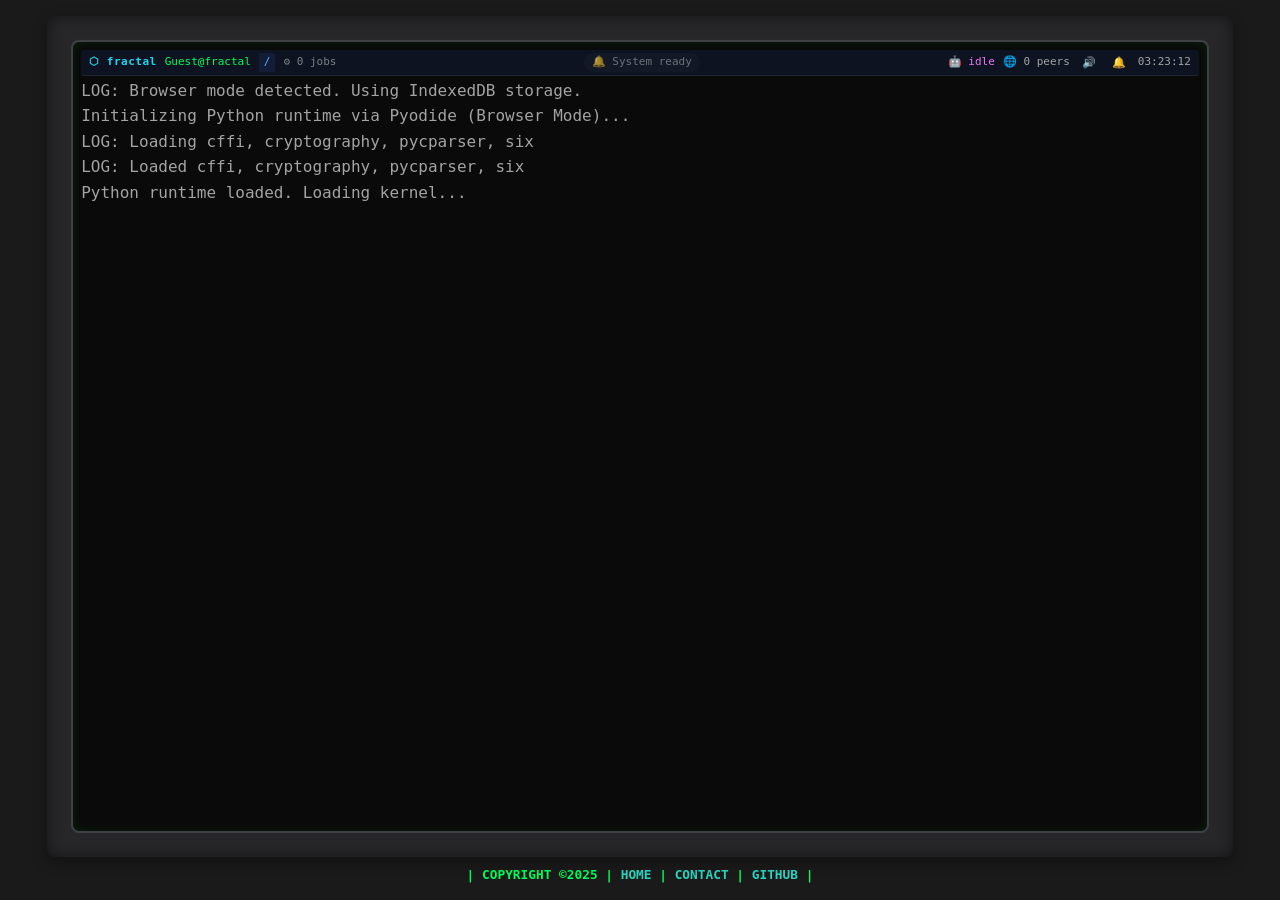
<file: resources/index.html>
<!DOCTYPE html>
<html lang="en">
<head>
    <meta charset="UTF-8" />
    <meta name="viewport" content="width=device-width, initial-scale=1.0">
    <title>FractalOS v1.0.0</title>
    <script src="./neutralino.js"></script>
</head>
<body>

<div id="app-container">
    <div id="main-column">
        <div id="terminal-bezel">
            <div id="terminal" class="terminal">
                <div id="output" class="terminal__output"></div>
                <div id="app-layer" class="hidden"></div>
                <div class="terminal__input-line">
                    <div id="prompt-container" class="terminal__prompt">
                    </div>
                    <div id="editable-input-container" class="terminal__input-wrapper">
                        <div id="editable-input" contenteditable="true" spellcheck="false" autocapitalize="none" class="terminal__input">
                        </div>
                    </div>
                </div>
            </div>
        </div>
        <h1 id="main-footer">| COPYRIGHT ©2025 | <a target="_blank" href="https://oopismcgoopis.com">HOME</a> | <a href="mailto:oopismcgoopis@gmail.com">CONTACT</a>  |  <a target="_blank" href="https://github.com/aedmark/FractalOS">GITHUB</a> |</h1>
    </div>
</div>

<script src="./scripts/asset_manifest.js"></script>
<script>
    (async () => {
        const manifest = window.FRACTAL_ASSET_MANIFEST;
        if (!manifest) {
            console.error("FATAL: Asset manifest not found!");
            document.body.innerHTML = '<p style="color:red; font-family:monospace;">FATAL ERROR: Could not load asset manifest. The OS cannot start.</p>';
            return;
        }

        const loadCss = (url) => {
            const link = document.createElement('link');
            link.rel = 'stylesheet';
            link.href = url;
            document.head.appendChild(link);
        };

        const loadJs = (url) => {
            return new Promise((resolve, reject) => {
                const script = document.createElement('script');
                script.src = url;
                script.onload = resolve;
                script.onerror = () => reject(new Error(`Script load error for ${url}`));
                document.body.appendChild(script);
            });
        };

        manifest.css.forEach(loadCss);

        try {
            for (const scriptUrl of manifest.js) {
                await loadJs(scriptUrl);
            }
        } catch (error) {
            console.error("FATAL: Failed to load a critical script.", error);
            document.body.innerHTML = `<p style="color:red; font-family:monospace;">FATAL ERROR: ${error.message}. The OS cannot start.</p>`;
        }
    })();
</script>

</body>
</html>
</file>
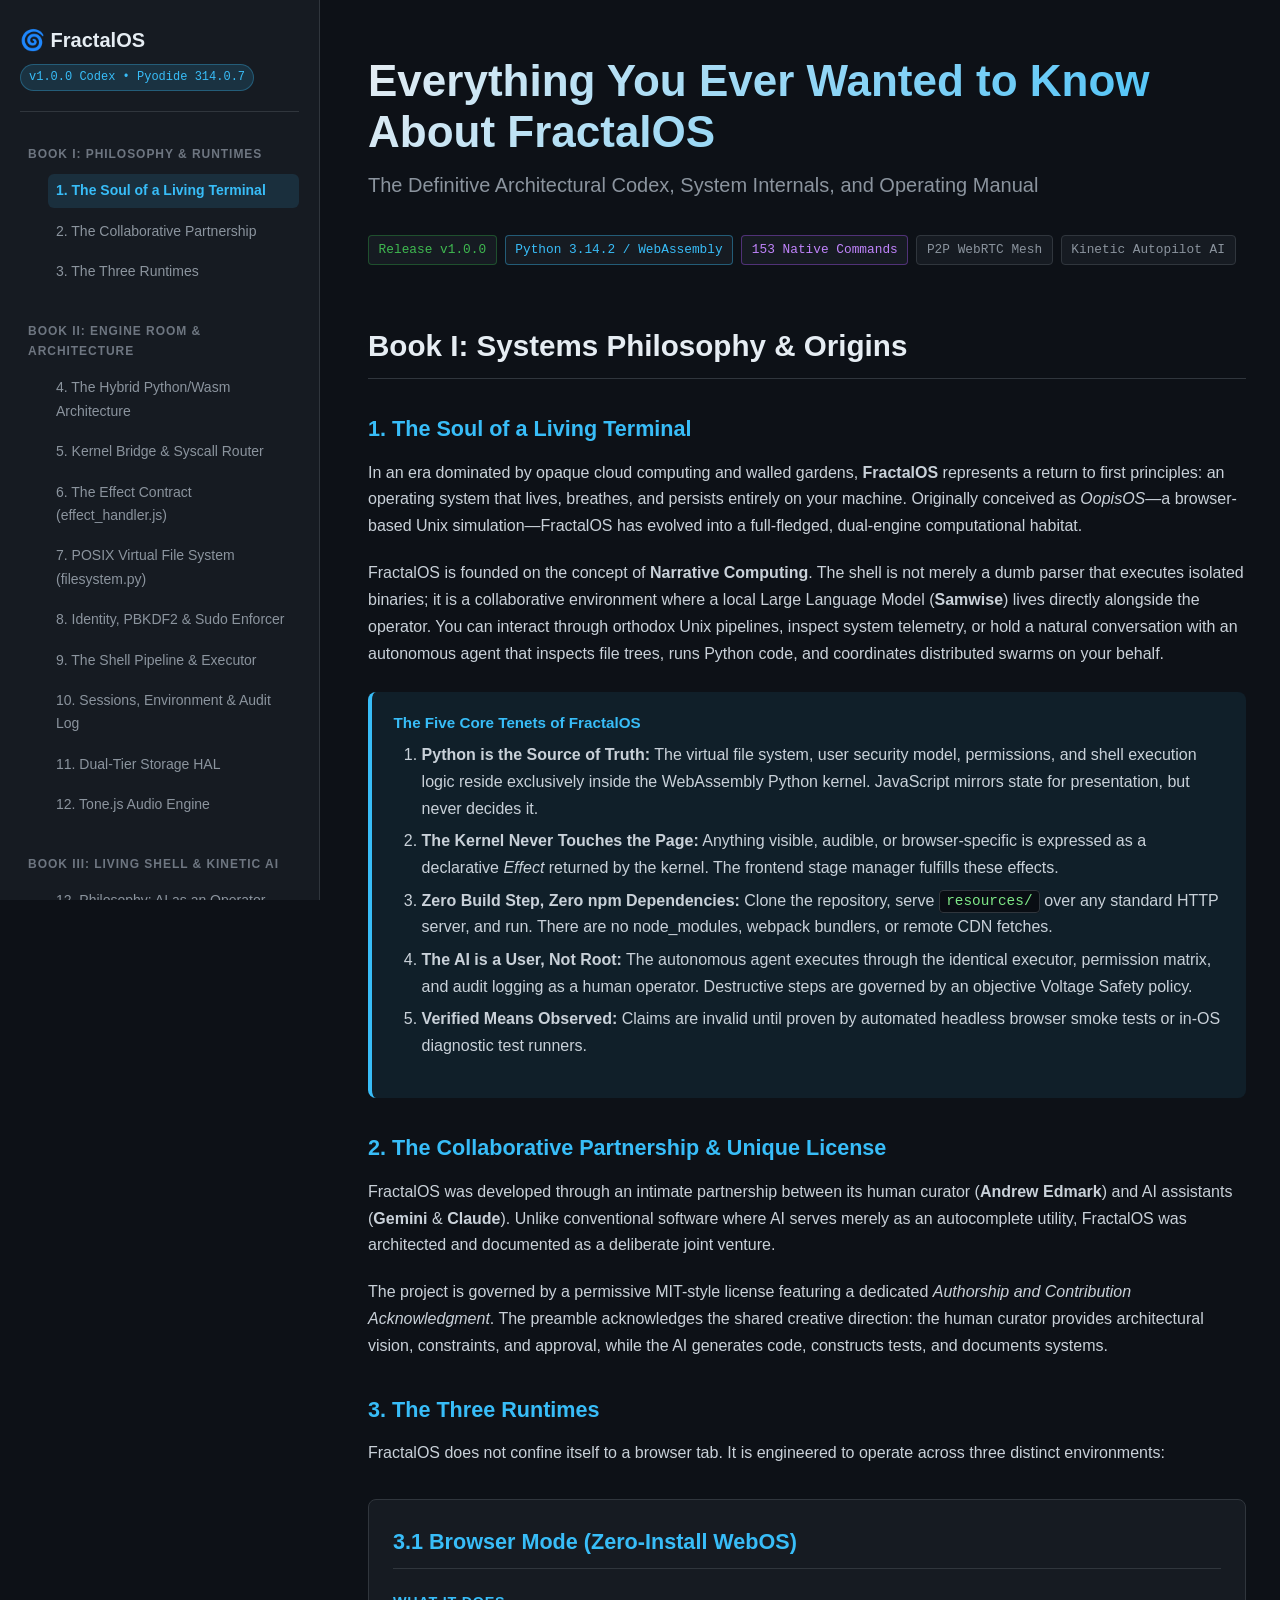
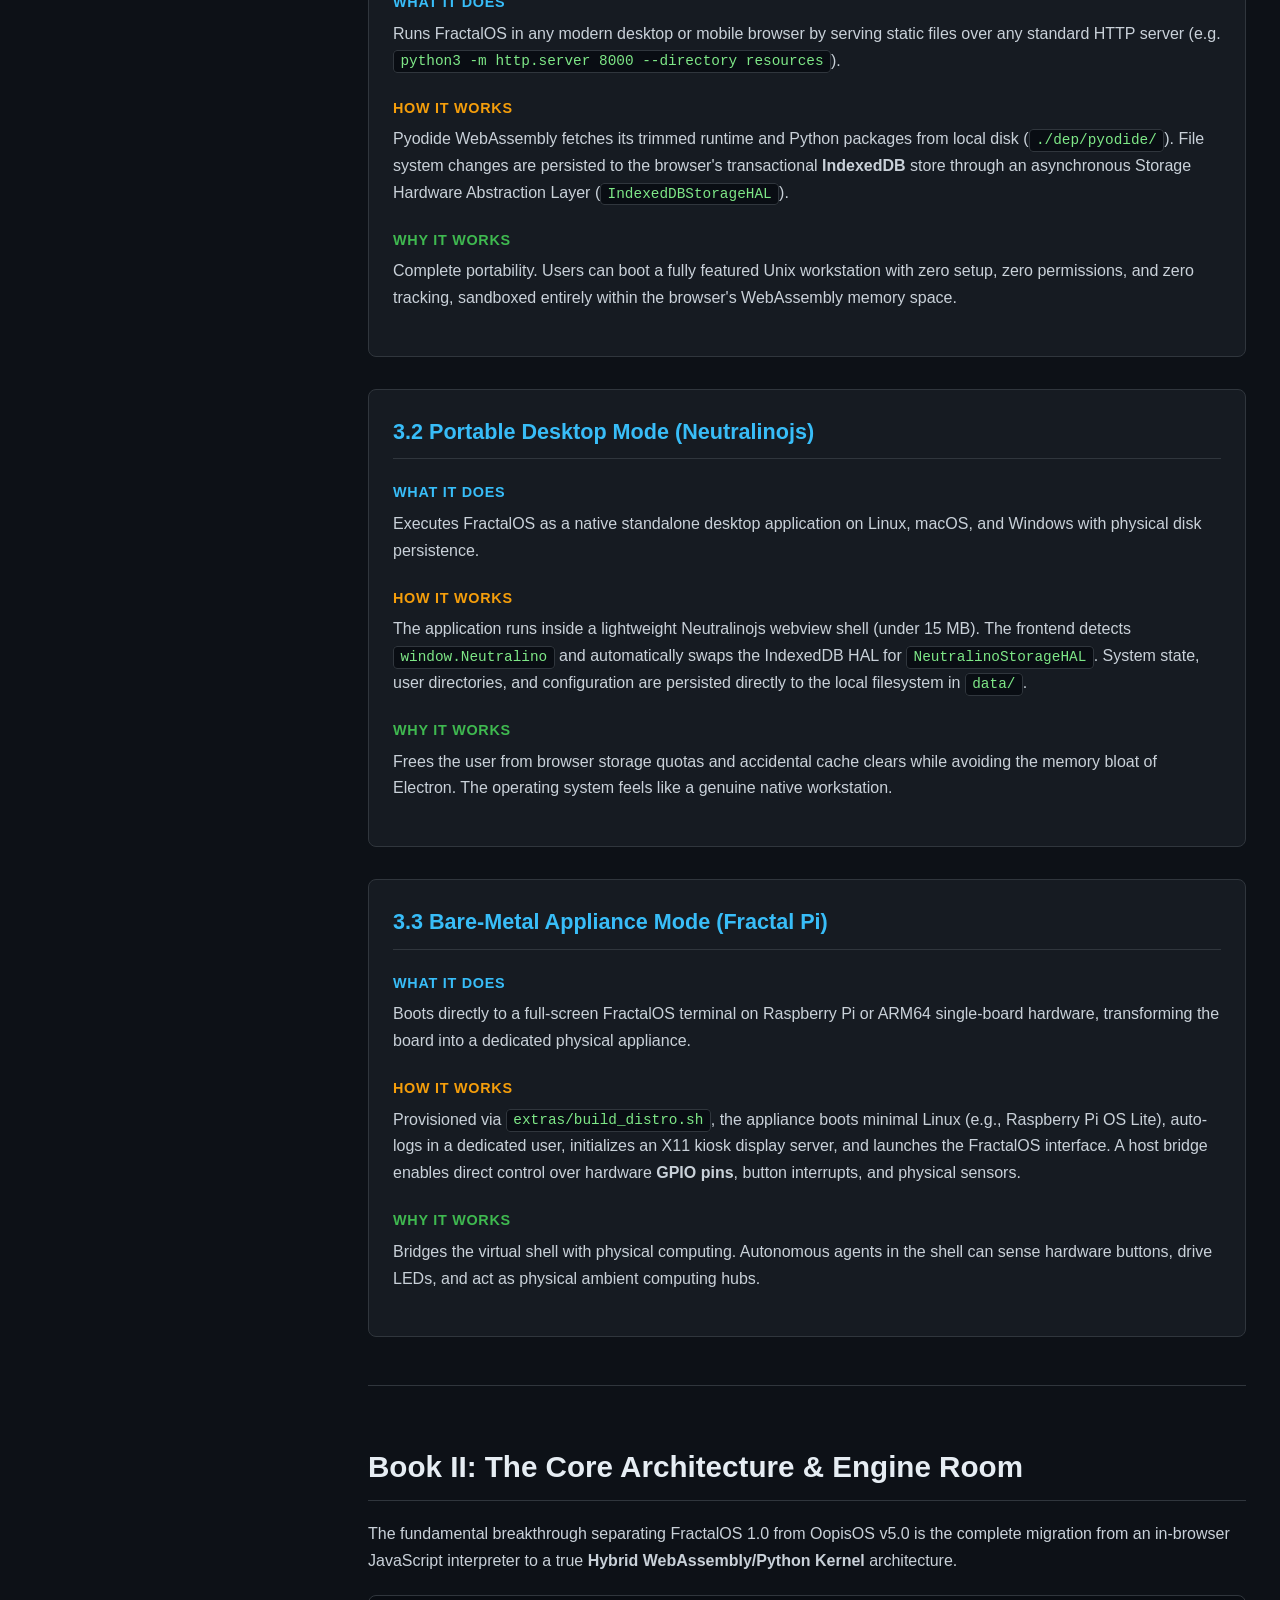
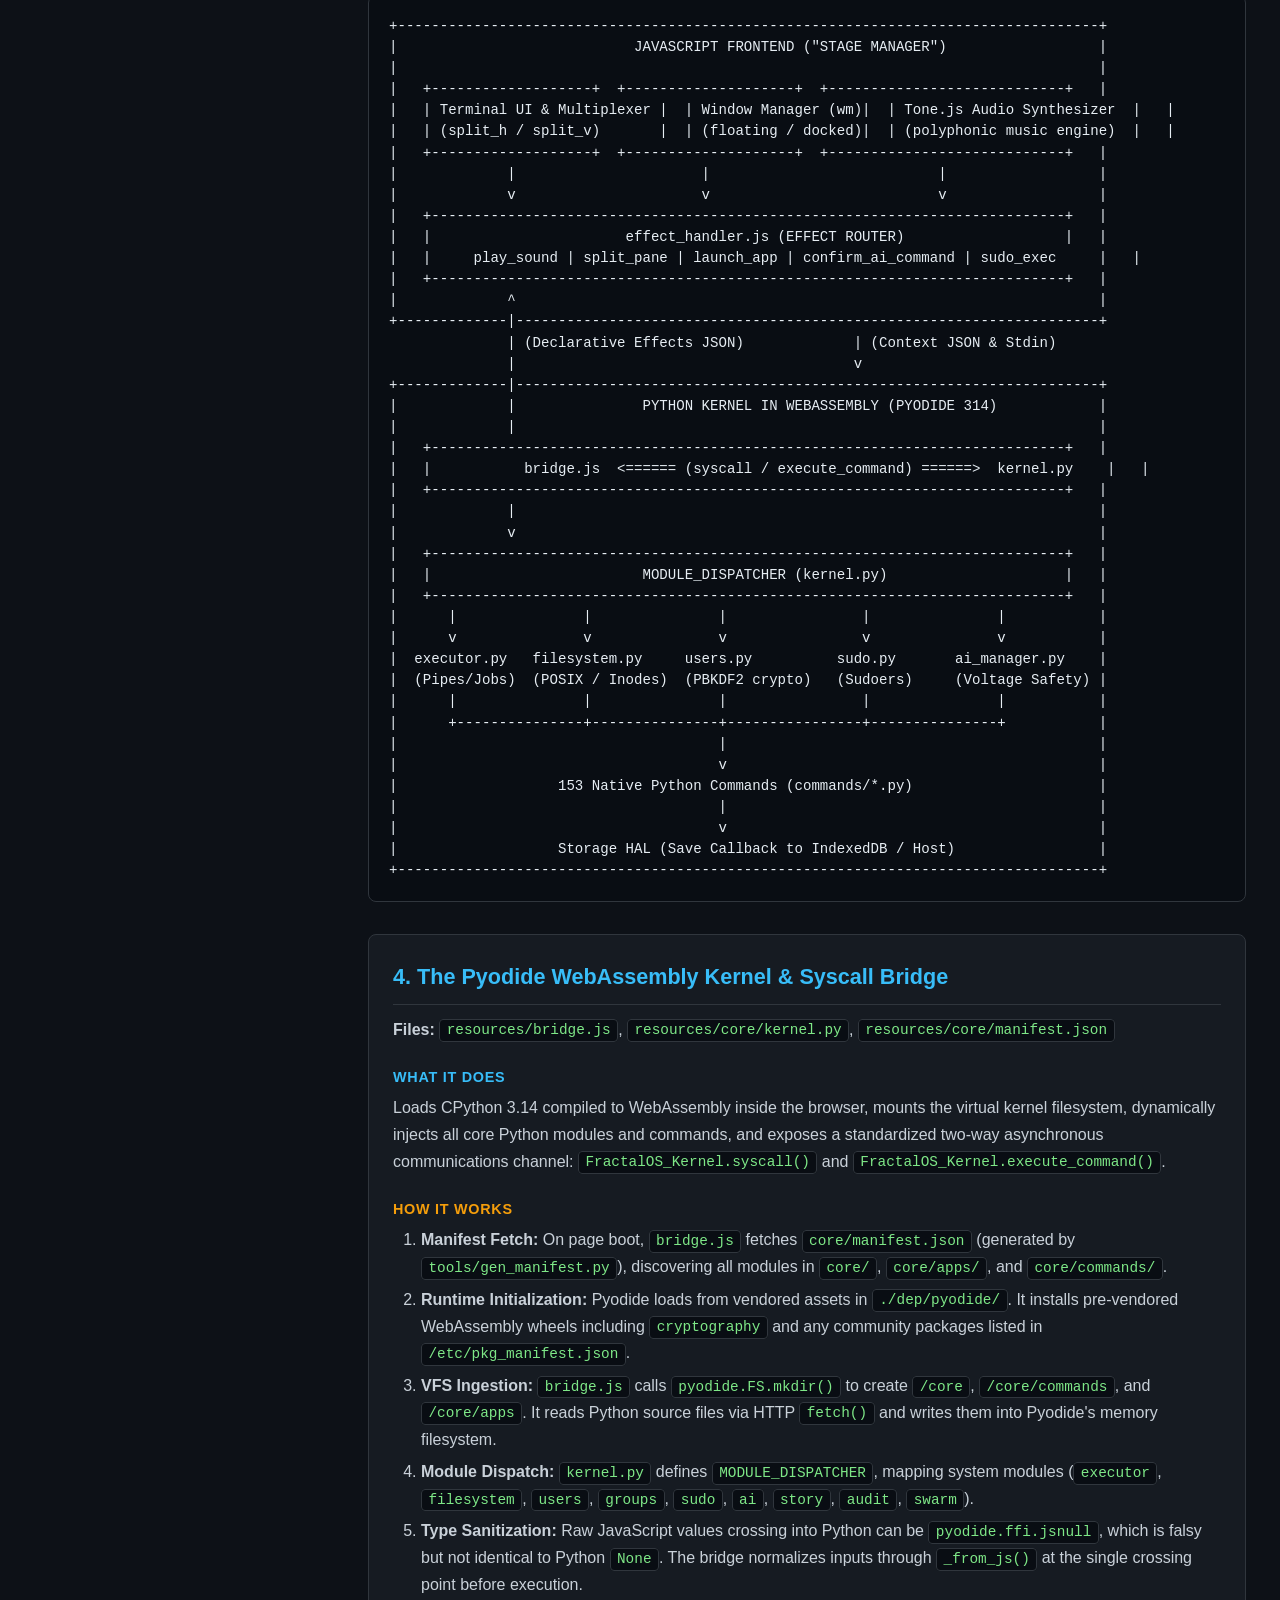
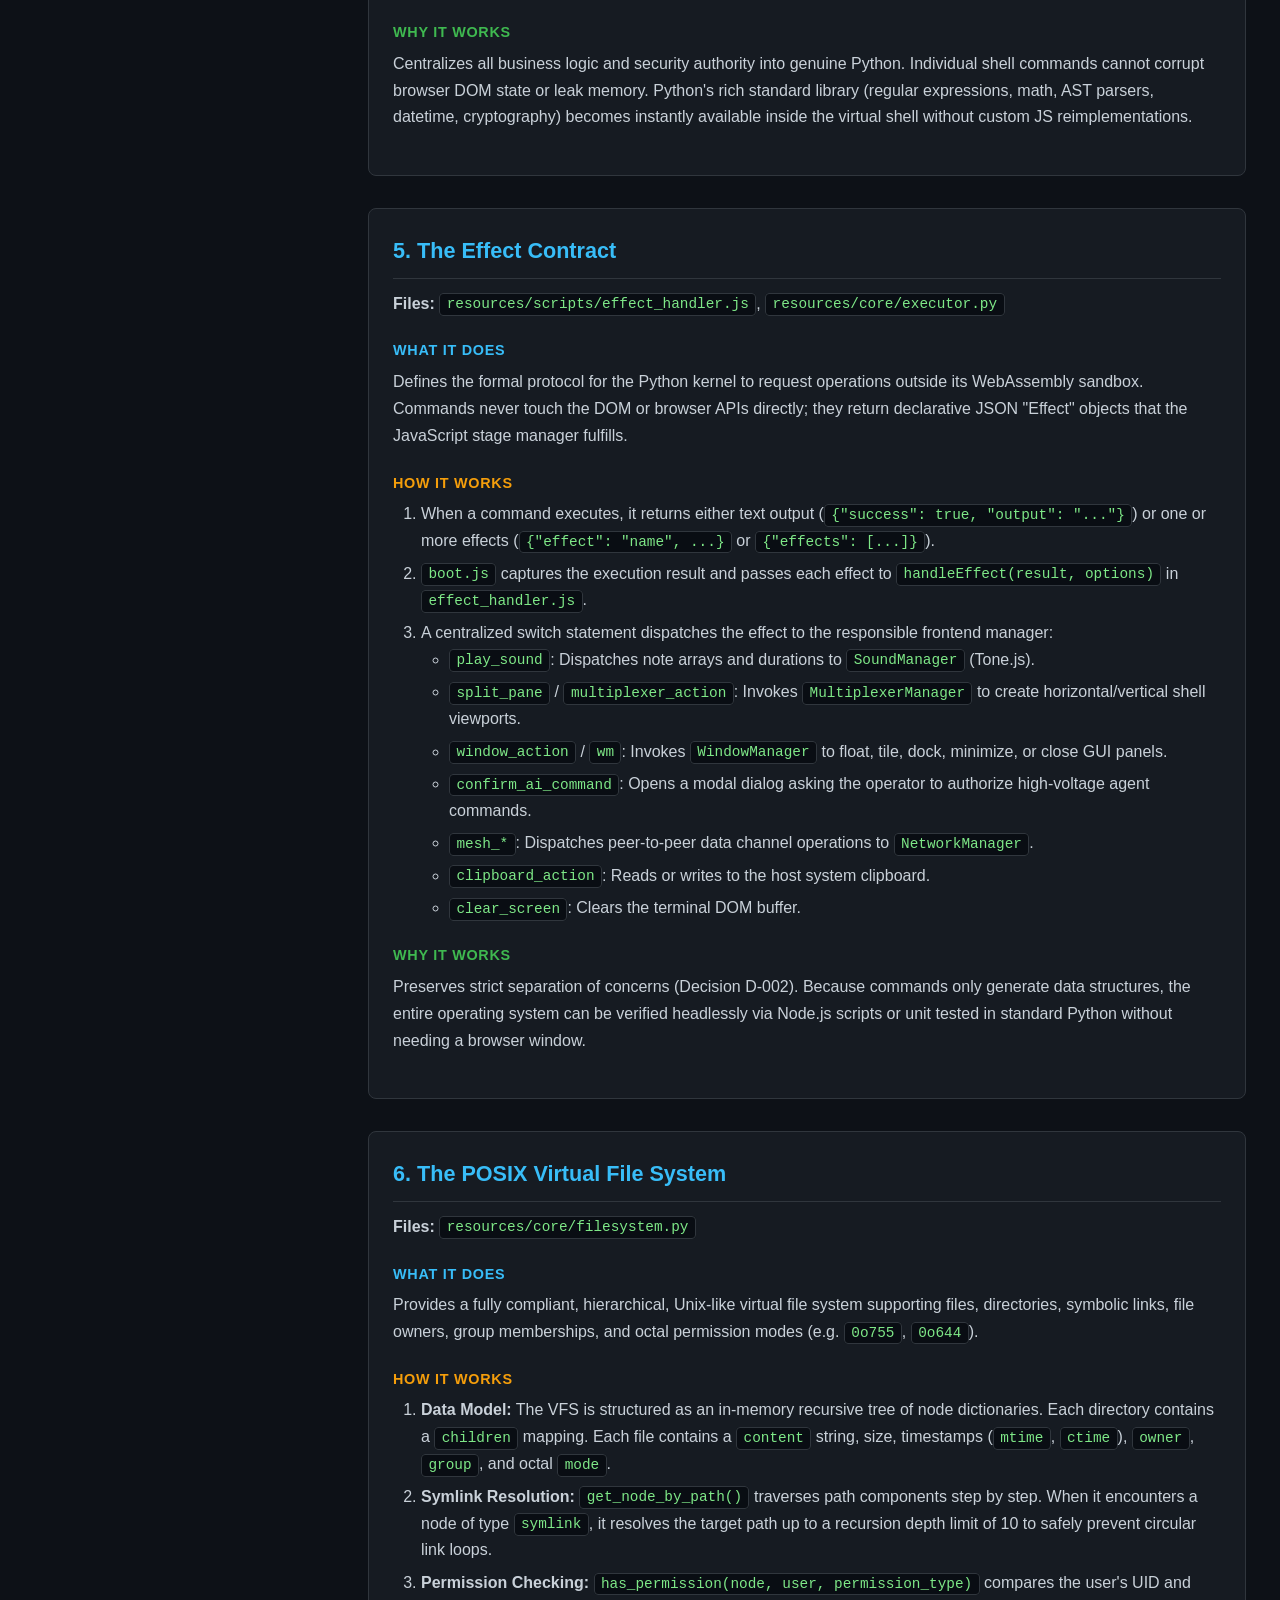
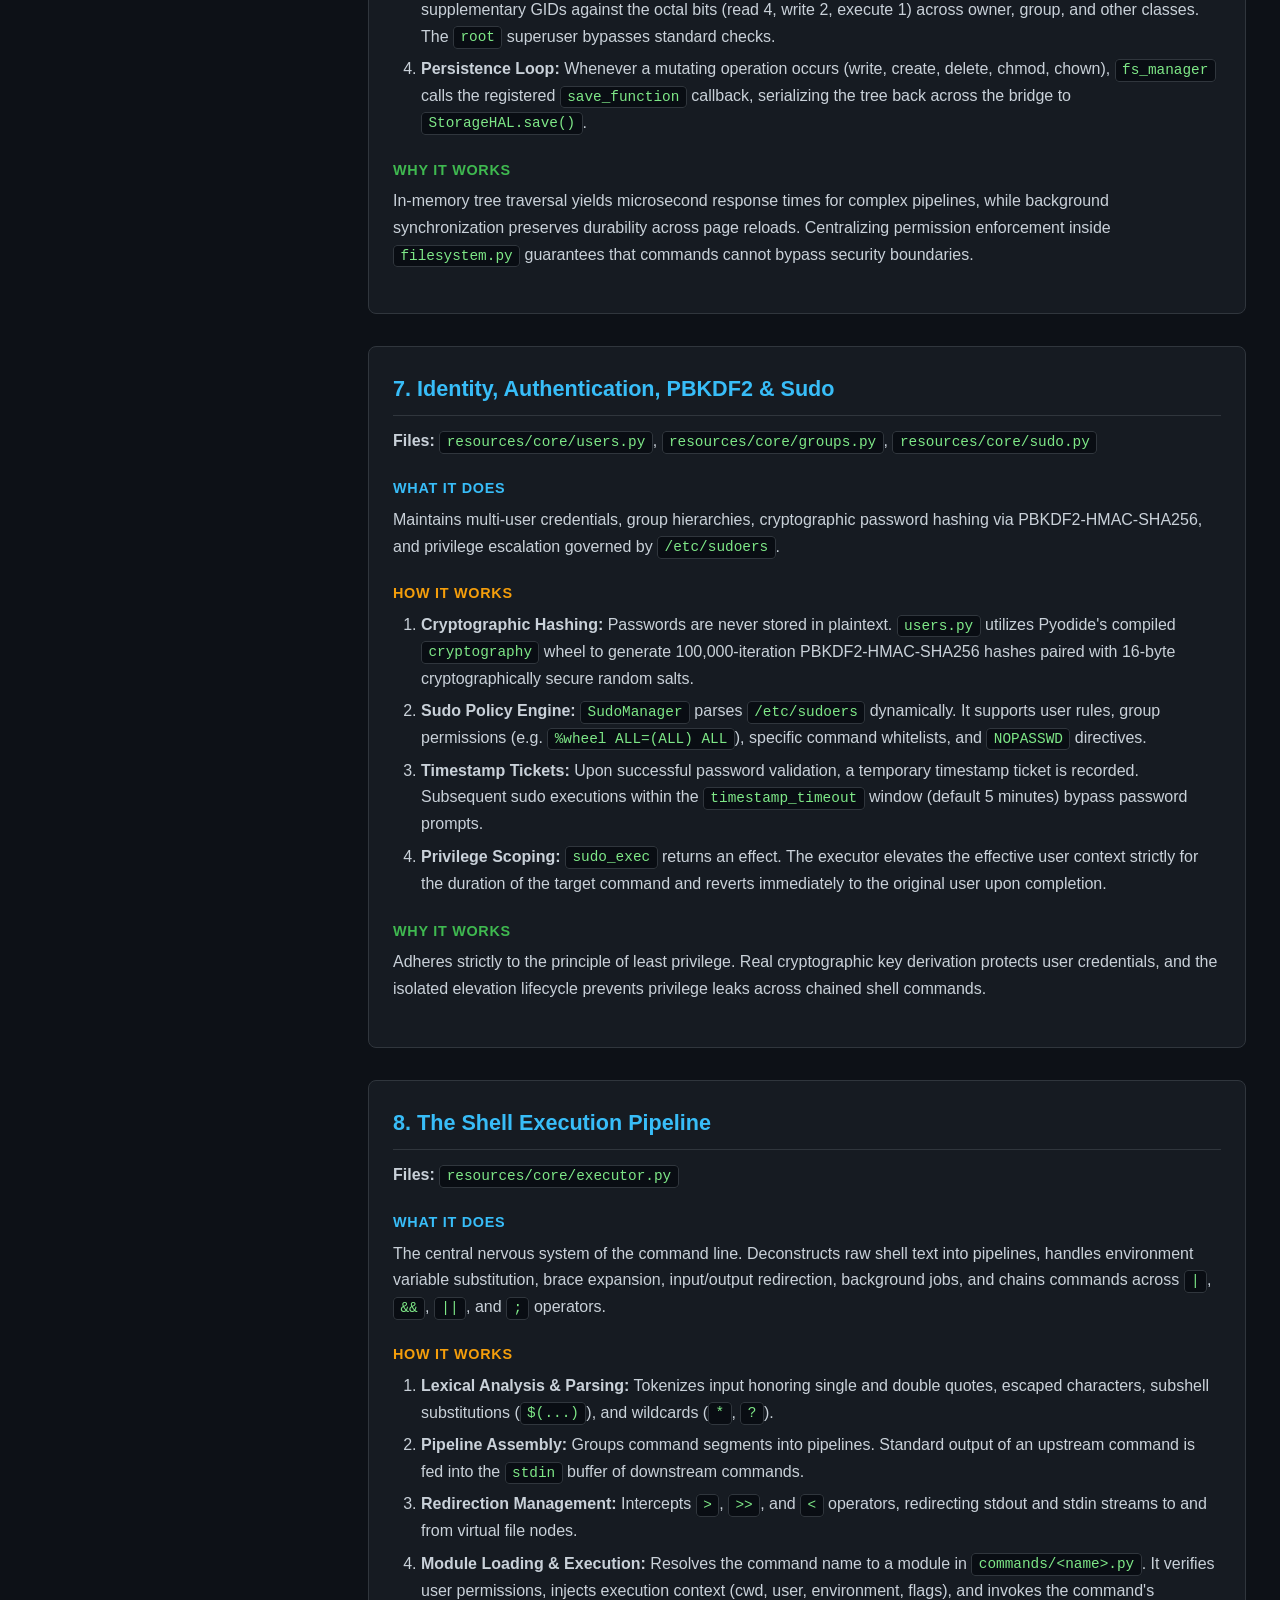
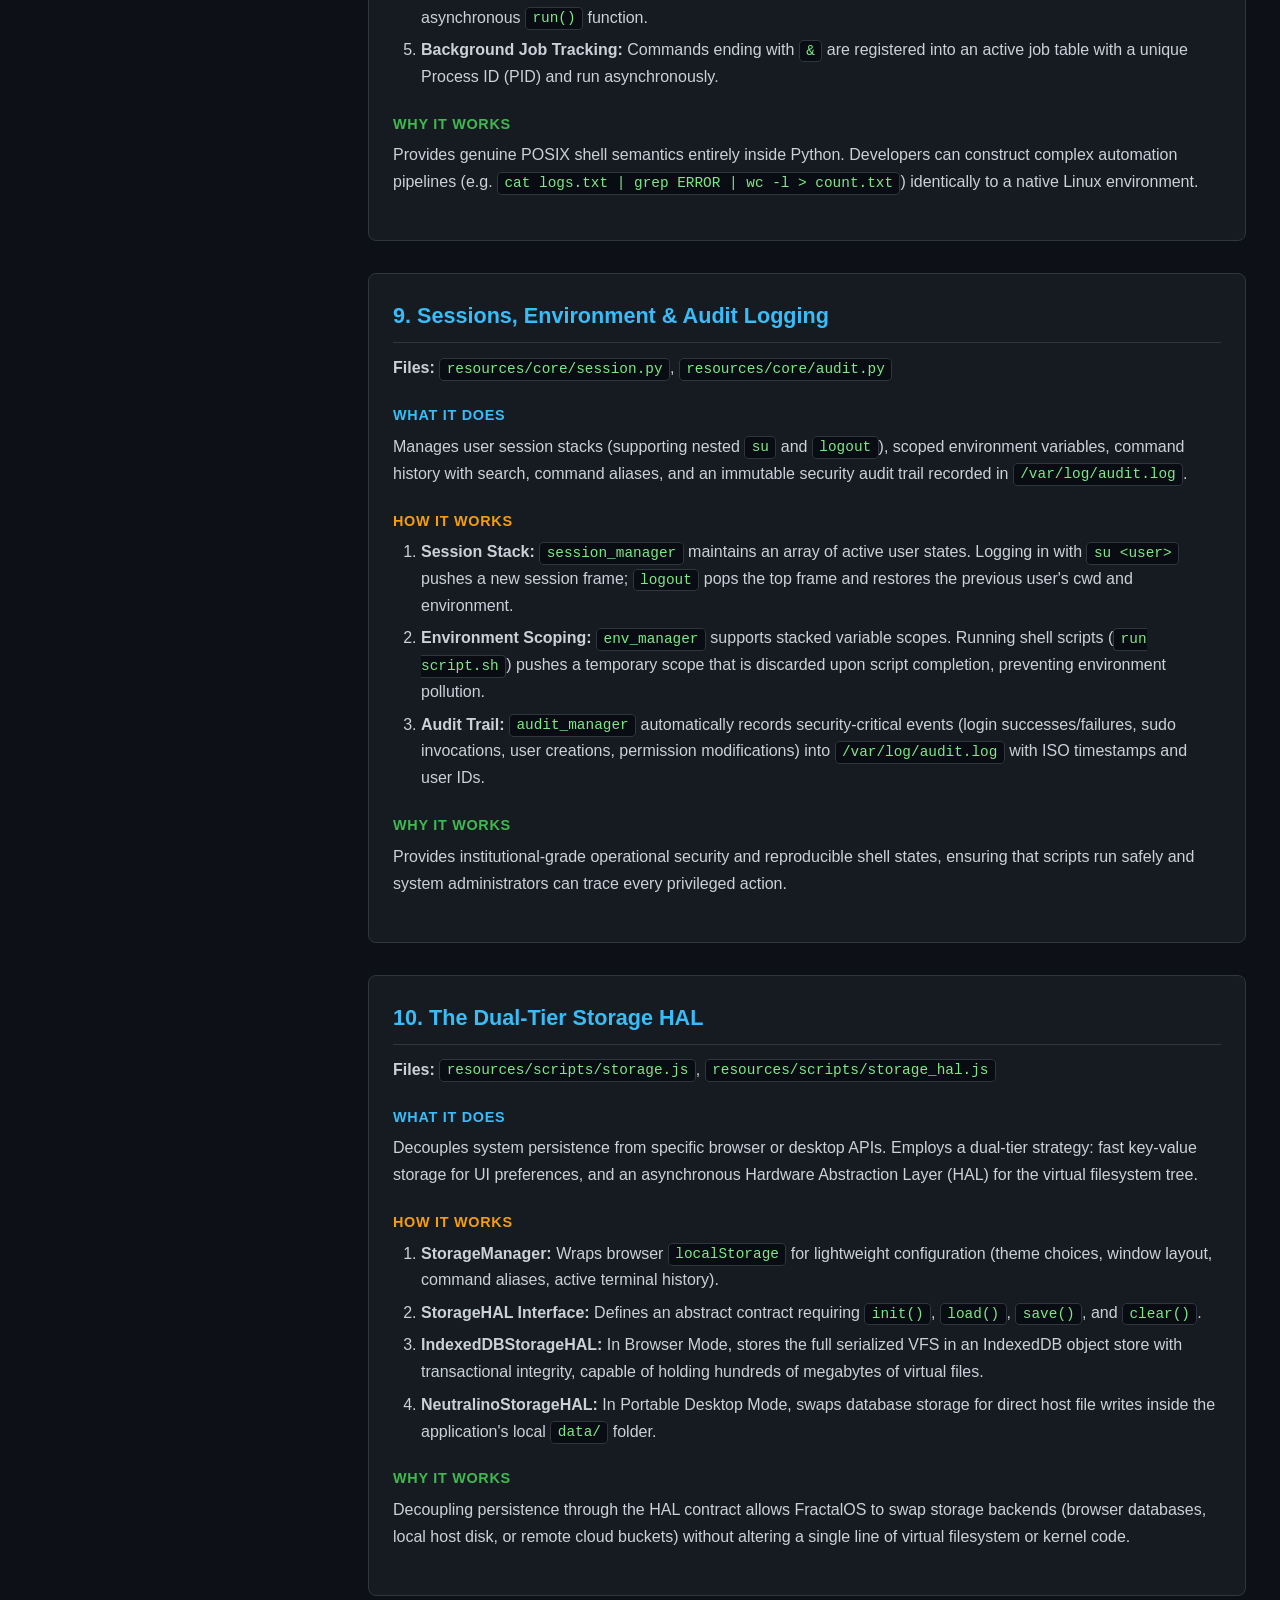
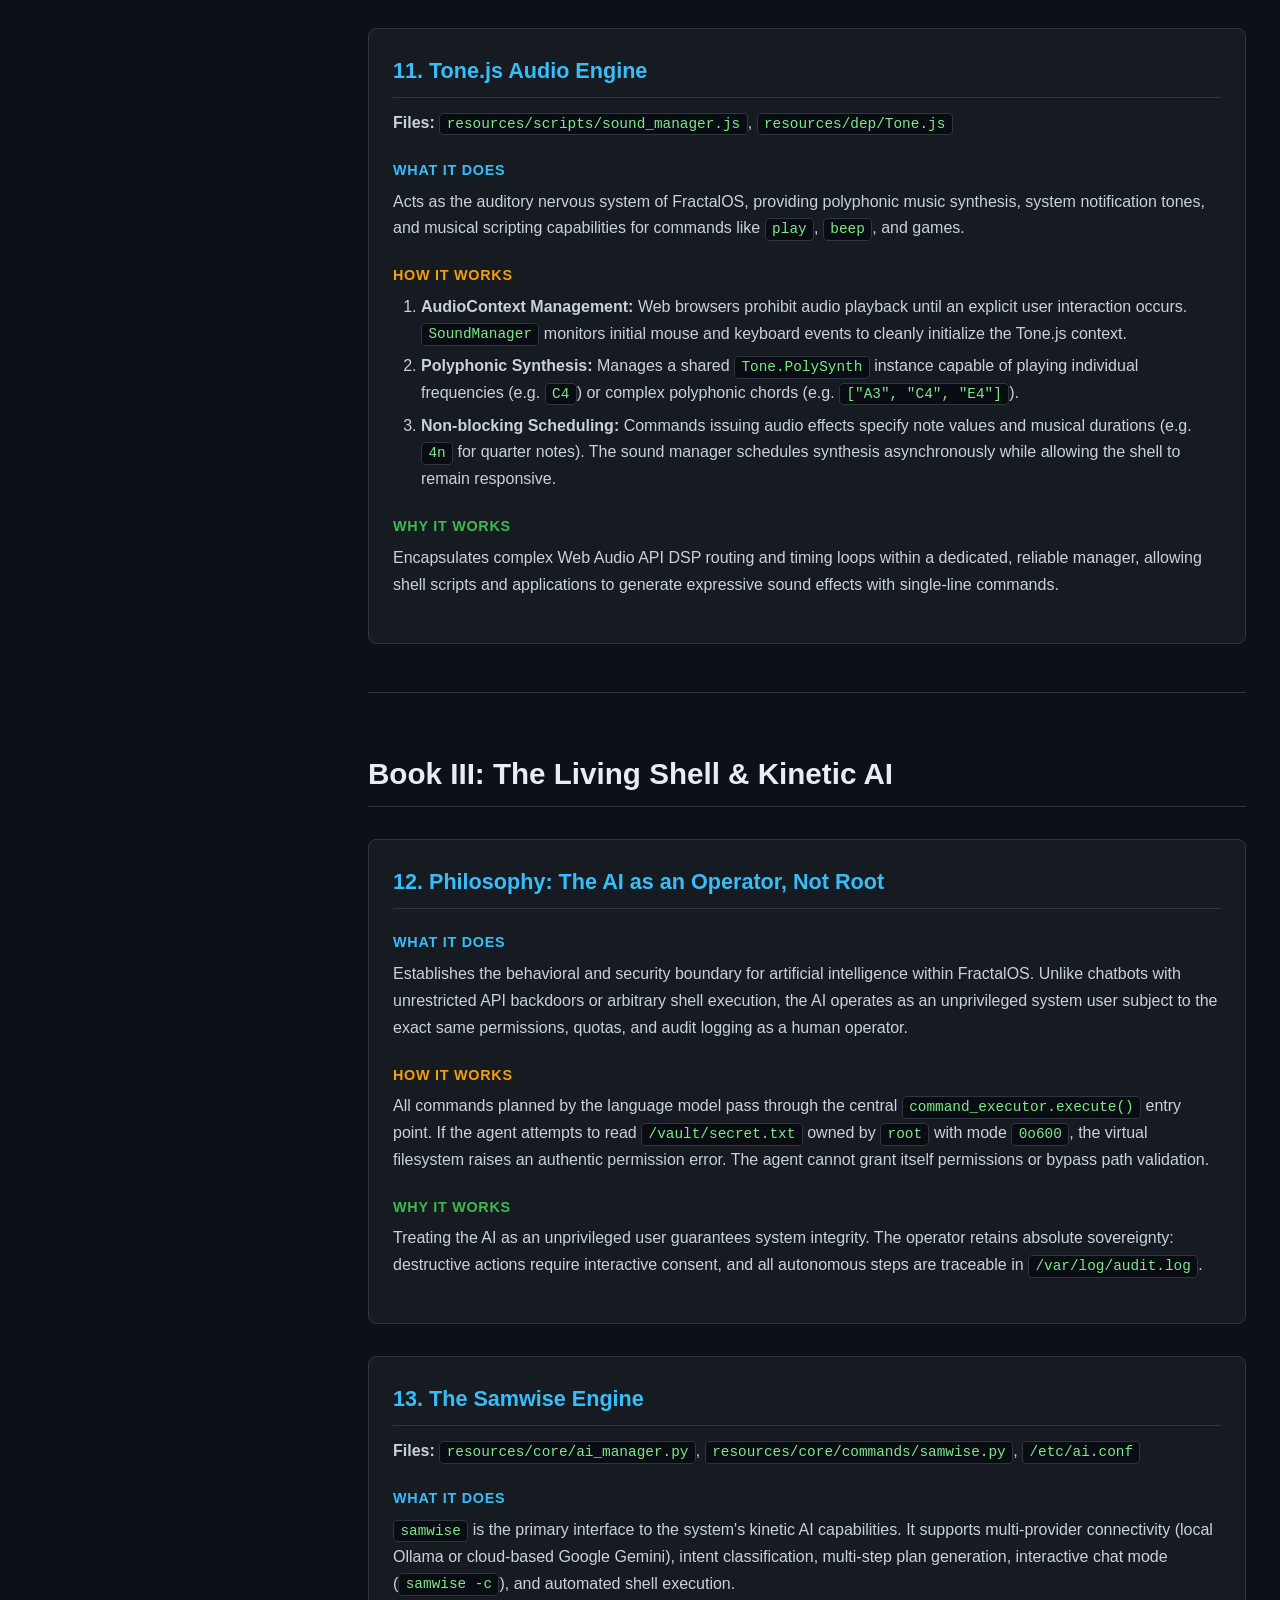
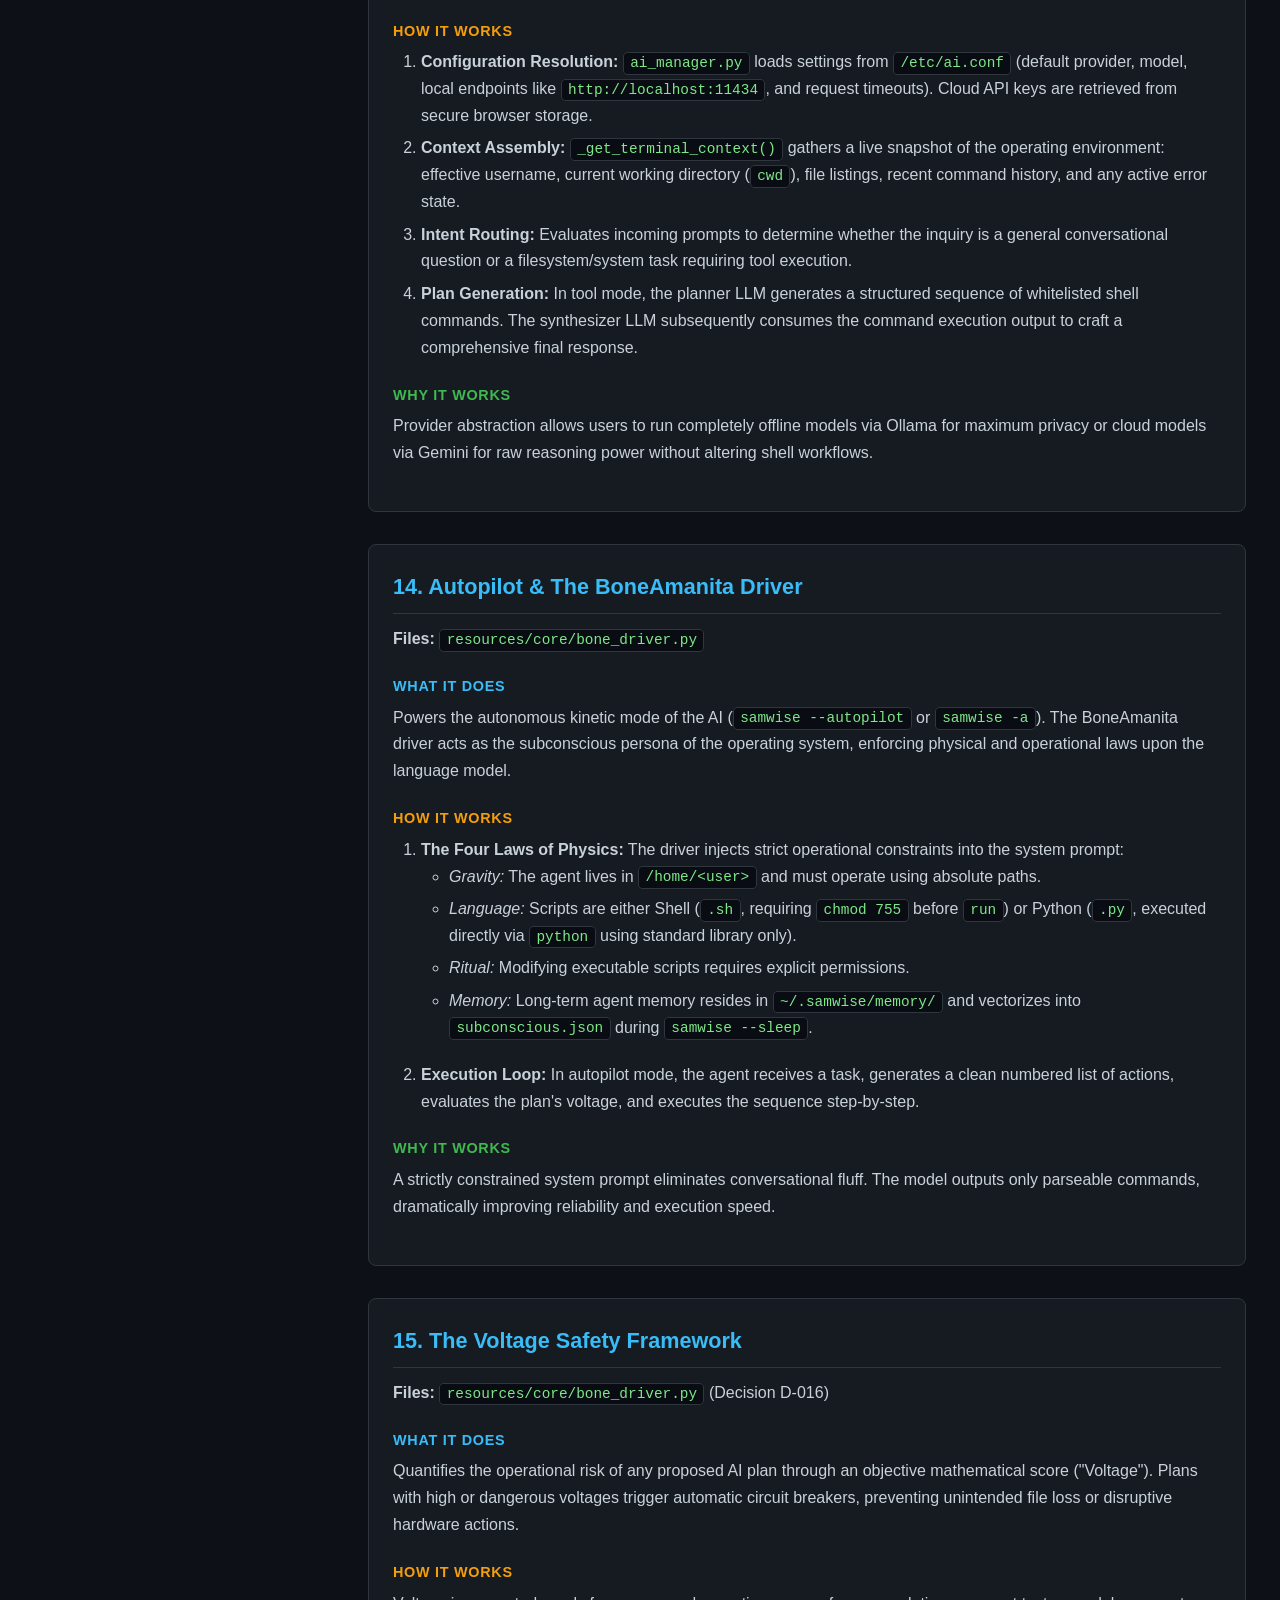
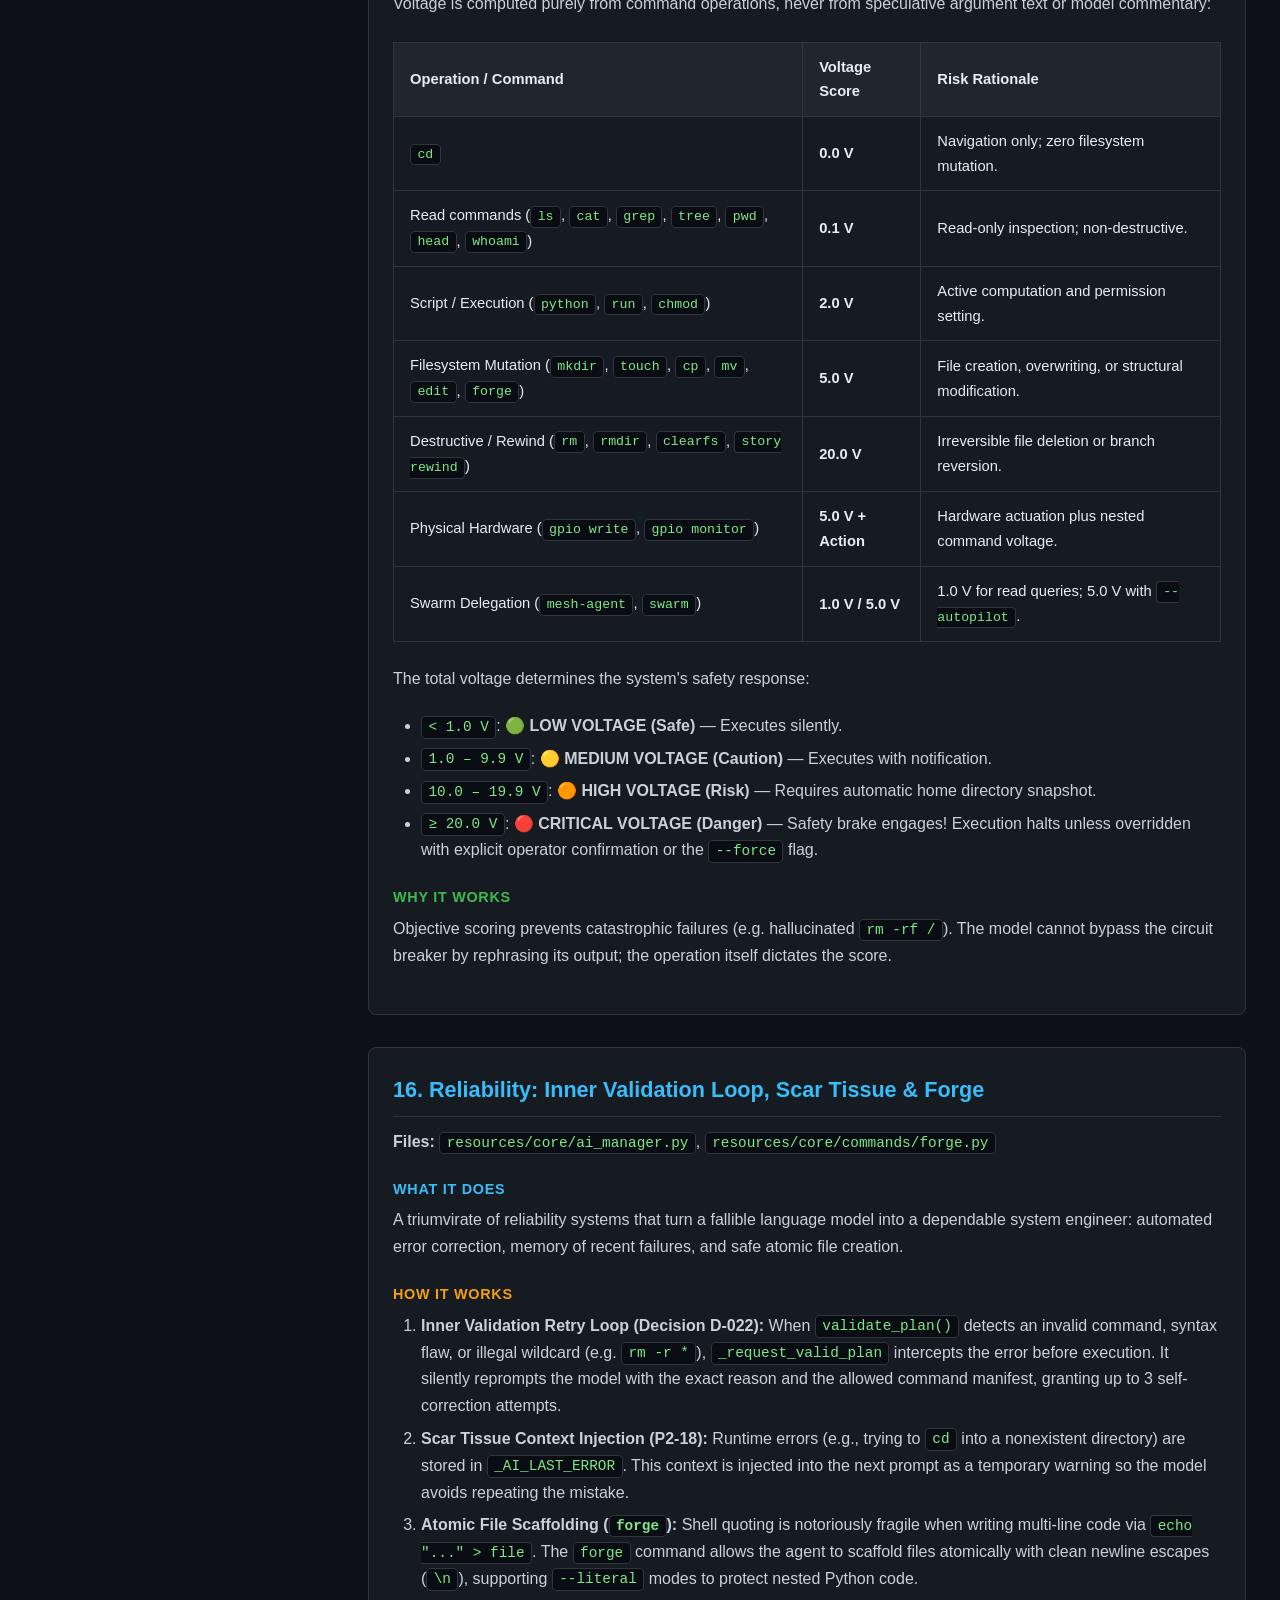
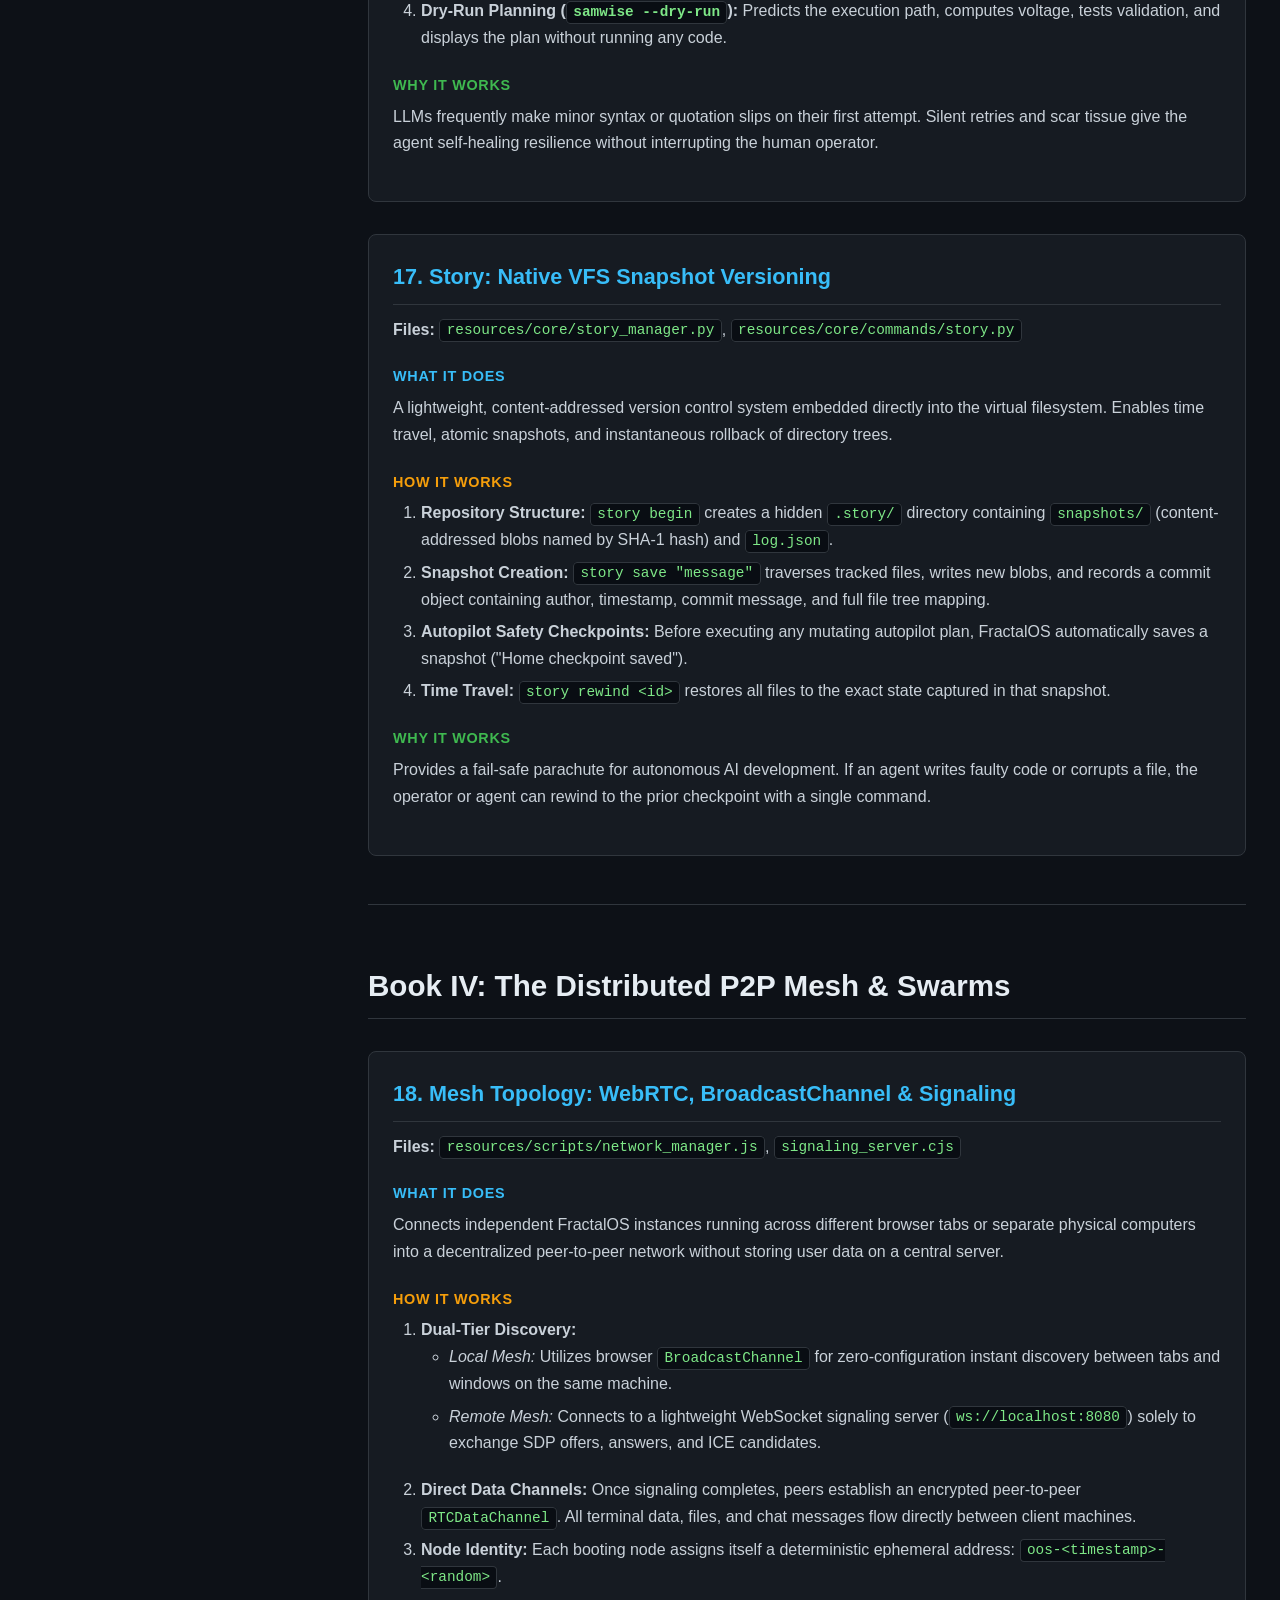
<file: docs/manual/index.html>
<!DOCTYPE html>
<html lang="en">
<head>
    <meta charset="UTF-8">
    <meta name="viewport" content="width=device-width, initial-scale=1.0">
    <title>Everything You Ever Wanted to Know About FractalOS v1.0</title>
    <link rel="stylesheet" href="manual.css">
</head>
<body>

    <!-- Sidebar Navigation -->
    <aside class="sidebar">
        <div class="sidebar-header">
            <h1>🌀 FractalOS</h1>
            <span class="version-tag">v1.0.0 Codex • Pyodide 314.0.7</span>
        </div>
        <nav class="sidebar-nav">
            <section>
                <h3>Book I: Philosophy & Runtimes</h3>
                <ul>
                    <li><a href="#soul-of-a-living-terminal" class="active">1. The Soul of a Living Terminal</a></li>
                    <li><a href="#human-ai-partnership">2. The Collaborative Partnership</a></li>
                    <li><a href="#three-runtimes">3. The Three Runtimes</a></li>
                </ul>
            </section>

            <section>
                <h3>Book II: Engine Room & Architecture</h3>
                <ul>
                    <li><a href="#hybrid-architecture">4. The Hybrid Python/Wasm Architecture</a></li>
                    <li><a href="#pyodide-kernel-bridge">5. Kernel Bridge & Syscall Router</a></li>
                    <li><a href="#effect-contract">6. The Effect Contract (effect_handler.js)</a></li>
                    <li><a href="#virtual-filesystem">7. POSIX Virtual File System (filesystem.py)</a></li>
                    <li><a href="#security-and-users">8. Identity, PBKDF2 & Sudo Enforcer</a></li>
                    <li><a href="#command-executor">9. The Shell Pipeline & Executor</a></li>
                    <li><a href="#session-and-audit">10. Sessions, Environment & Audit Log</a></li>
                    <li><a href="#storage-hal">11. Dual-Tier Storage HAL</a></li>
                    <li><a href="#sound-engine">12. Tone.js Audio Engine</a></li>
                </ul>
            </section>

            <section>
                <h3>Book III: Living Shell & Kinetic AI</h3>
                <ul>
                    <li><a href="#ai-philosophy">12. Philosophy: AI as an Operator</a></li>
                    <li><a href="#samwise-engine">13. The Samwise Engine</a></li>
                    <li><a href="#bone-autopilot">14. Autopilot & BoneAmanita</a></li>
                    <li><a href="#voltage-safety">15. The Voltage Safety Framework</a></li>
                    <li><a href="#reliability-mechanisms">16. Self-Correction & Forge</a></li>
                    <li><a href="#story-versioning">17. Story: VFS Versioning</a></li>
                </ul>
            </section>

            <section>
                <h3>Book IV: P2P Mesh & Swarms</h3>
                <ul>
                    <li><a href="#mesh-topology">18. WebRTC & Mesh Protocols</a></li>
                    <li><a href="#node-presence">19. Node Presence & Telemetry</a></li>
                    <li><a href="#remote-attachment">20. Remote Shell Attachment</a></li>
                    <li><a href="#mesh-file-transfer">21. Zero-Cloud File Transfer</a></li>
                    <li><a href="#swarm-delegation">22. Swarm Task Delegation</a></li>
                </ul>
            </section>

            <section>
                <h3>Book V: Multiplexer, WM & Hardware</h3>
                <ul>
                    <li><a href="#terminal-multiplexer">23. Terminal Multiplexing</a></li>
                    <li><a href="#window-manager">24. TUI Window Manager</a></li>
                    <li><a href="#host-bridges">25. Clipboard & Drag-and-Drop</a></li>
                    <li><a href="#gpio-automation">26. IoT & GPIO Automation</a></li>
                </ul>
            </section>

            <section>
                <h3>Book VI: Package Ecosystem</h3>
                <ul>
                    <li><a href="#pkg-architecture">27. Package Architecture (.fpkg)</a></li>
                    <li><a href="#pkg-security">28. Cryptographic Audits</a></li>
                    <li><a href="#pkg-registry">29. Registry & Wheel Loading</a></li>
                </ul>
            </section>

            <section>
                <h3>Book VII: Command Codex</h3>
                <ul>
                    <li><a href="#command-architecture">30. Anatomy of a Command</a></li>
                    <li><a href="#command-matrix">31. Master Command Matrix</a></li>
                    <li><a href="commands.html" target="_blank"><em>Full 151-Command Manual &rarr;</em></a></li>
                </ul>
            </section>

            <section>
                <h3>Book VIII: Application Suites</h3>
                <ul>
                    <li><a href="#app-lifecycle">32. App Lifecycle Architecture</a></li>
                    <li><a href="#app-editor">33. FractalOS Editor (edit)</a></li>
                    <li><a href="#app-paint">34. FractalOS Paint (paint)</a></li>
                    <li><a href="#app-adventure">35. Adventure Engine & Creator</a></li>
                    <li><a href="#app-basic">36. Fractal BASIC IDE</a></li>
                    <li><a href="#app-log">37. Captain's Log (log)</a></li>
                    <li><a href="#app-chidi">38. Chidi Document Analyst</a></li>
                    <li><a href="#app-samwise-chat">39. Samwise Chat (samwise -c)</a></li>
                    <li><a href="#app-top">40. Process Viewer (top)</a></li>
                    <li><a href="#app-onboarding">41. Onboarding Wizard</a></li>
                    <li><a href="#app-netgames">42. Multiplayer Mesh Games</a></li>
                </ul>
            </section>

            <section>
                <h3>Book IX: The Proving Ground</h3>
                <ul>
                    <li><a href="#testing-philosophy">43. Testing Philosophy</a></li>
                    <li><a href="#tests-structure">44. Structure & Manifest Checks</a></li>
                    <li><a href="#tests-smoke">45. Browser Smoke Testing</a></li>
                    <li><a href="#tests-diag">46. The 1,400-Line Diag Gauntlet</a></li>
                    <li><a href="#tests-inflate">47. Universe Generator (inflate.sh)</a></li>
                    <li><a href="#tests-agent">48. Autonomous Agent Test Harness</a></li>
                    <li><a href="#tests-executor">49. In-OS Python Test Suite</a></li>
                </ul>
            </section>

            <section>
                <h3>Technical Appendices</h3>
                <ul>
                    <li><a href="#runtime-dependencies">Book X: Runtime Dependencies</a></li>
                    <li><a href="#system-paths-appendix">Appendix: System Paths & Configs</a></li>
                </ul>
            </section>
        </nav>
    </aside>

    <!-- Main Content Area -->
    <main class="content">
        <header>
            <h1 class="doc-title">Everything You Ever Wanted to Know About FractalOS</h1>
            <p class="subtitle">The Definitive Architectural Codex, System Internals, and Operating Manual</p>
            <div class="badge-row">
                <span class="badge emerald">Release v1.0.0</span>
                <span class="badge cyan">Python 3.14.2 / WebAssembly</span>
                <span class="badge purple">153 Native Commands</span>
                <span class="badge">P2P WebRTC Mesh</span>
                <span class="badge">Kinetic Autopilot AI</span>
            </div>
        </header>

        <!-- BOOK I -->
        <section id="book-1">
            <h2 id="soul-of-a-living-terminal">Book I: Systems Philosophy & Origins</h2>

            <h3>1. The Soul of a Living Terminal</h3>
            <p>
                In an era dominated by opaque cloud computing and walled gardens, <strong>FractalOS</strong> represents a return to first principles: an operating system that lives, breathes, and persists entirely on your machine. Originally conceived as <em>OopisOS</em>—a browser-based Unix simulation—FractalOS has evolved into a full-fledged, dual-engine computational habitat.
            </p>
            <p>
                FractalOS is founded on the concept of <strong>Narrative Computing</strong>. The shell is not merely a dumb parser that executes isolated binaries; it is a collaborative environment where a local Large Language Model (<strong>Samwise</strong>) lives directly alongside the operator. You can interact through orthodox Unix pipelines, inspect system telemetry, or hold a natural conversation with an autonomous agent that inspects file trees, runs Python code, and coordinates distributed swarms on your behalf.
            </p>

            <div class="callout info">
                <div class="callout-title">The Five Core Tenets of FractalOS</div>
                <ol>
                    <li><strong>Python is the Source of Truth:</strong> The virtual file system, user security model, permissions, and shell execution logic reside exclusively inside the WebAssembly Python kernel. JavaScript mirrors state for presentation, but never decides it.</li>
                    <li><strong>The Kernel Never Touches the Page:</strong> Anything visible, audible, or browser-specific is expressed as a declarative <em>Effect</em> returned by the kernel. The frontend stage manager fulfills these effects.</li>
                    <li><strong>Zero Build Step, Zero npm Dependencies:</strong> Clone the repository, serve <code>resources/</code> over any standard HTTP server, and run. There are no node_modules, webpack bundlers, or remote CDN fetches.</li>
                    <li><strong>The AI is a User, Not Root:</strong> The autonomous agent executes through the identical executor, permission matrix, and audit logging as a human operator. Destructive steps are governed by an objective Voltage Safety policy.</li>
                    <li><strong>Verified Means Observed:</strong> Claims are invalid until proven by automated headless browser smoke tests or in-OS diagnostic test runners.</li>
                </ol>
            </div>

            <h3 id="human-ai-partnership">2. The Collaborative Partnership & Unique License</h3>
            <p>
                FractalOS was developed through an intimate partnership between its human curator (<strong>Andrew Edmark</strong>) and AI assistants (<strong>Gemini</strong> & <strong>Claude</strong>). Unlike conventional software where AI serves merely as an autocomplete utility, FractalOS was architected and documented as a deliberate joint venture.
            </p>
            <p>
                The project is governed by a permissive MIT-style license featuring a dedicated <em>Authorship and Contribution Acknowledgment</em>. The preamble acknowledges the shared creative direction: the human curator provides architectural vision, constraints, and approval, while the AI generates code, constructs tests, and documents systems.
            </p>

            <h3 id="three-runtimes">3. The Three Runtimes</h3>
            <p>FractalOS does not confine itself to a browser tab. It is engineered to operate across three distinct environments:</p>

            <div class="triad-block">
                <h3>3.1 Browser Mode (Zero-Install WebOS)</h3>
                <div class="triad-section">
                    <span class="triad-label what">What It Does</span>
                    <p>Runs FractalOS in any modern desktop or mobile browser by serving static files over any standard HTTP server (e.g. <code>python3 -m http.server 8000 --directory resources</code>).</p>
                </div>
                <div class="triad-section">
                    <span class="triad-label how">How It Works</span>
                    <p>Pyodide WebAssembly fetches its trimmed runtime and Python packages from local disk (<code>./dep/pyodide/</code>). File system changes are persisted to the browser's transactional <strong>IndexedDB</strong> store through an asynchronous Storage Hardware Abstraction Layer (<code>IndexedDBStorageHAL</code>).</p>
                </div>
                <div class="triad-section">
                    <span class="triad-label why">Why It Works</span>
                    <p>Complete portability. Users can boot a fully featured Unix workstation with zero setup, zero permissions, and zero tracking, sandboxed entirely within the browser's WebAssembly memory space.</p>
                </div>
            </div>

            <div class="triad-block">
                <h3>3.2 Portable Desktop Mode (Neutralinojs)</h3>
                <div class="triad-section">
                    <span class="triad-label what">What It Does</span>
                    <p>Executes FractalOS as a native standalone desktop application on Linux, macOS, and Windows with physical disk persistence.</p>
                </div>
                <div class="triad-section">
                    <span class="triad-label how">How It Works</span>
                    <p>The application runs inside a lightweight Neutralinojs webview shell (under 15 MB). The frontend detects <code>window.Neutralino</code> and automatically swaps the IndexedDB HAL for <code>NeutralinoStorageHAL</code>. System state, user directories, and configuration are persisted directly to the local filesystem in <code>data/</code>.</p>
                </div>
                <div class="triad-section">
                    <span class="triad-label why">Why It Works</span>
                    <p>Frees the user from browser storage quotas and accidental cache clears while avoiding the memory bloat of Electron. The operating system feels like a genuine native workstation.</p>
                </div>
            </div>

            <div class="triad-block">
                <h3>3.3 Bare-Metal Appliance Mode (Fractal Pi)</h3>
                <div class="triad-section">
                    <span class="triad-label what">What It Does</span>
                    <p>Boots directly to a full-screen FractalOS terminal on Raspberry Pi or ARM64 single-board hardware, transforming the board into a dedicated physical appliance.</p>
                </div>
                <div class="triad-section">
                    <span class="triad-label how">How It Works</span>
                    <p>Provisioned via <code>extras/build_distro.sh</code>, the appliance boots minimal Linux (e.g., Raspberry Pi OS Lite), auto-logs in a dedicated user, initializes an X11 kiosk display server, and launches the FractalOS interface. A host bridge enables direct control over hardware <strong>GPIO pins</strong>, button interrupts, and physical sensors.</p>
                </div>
                <div class="triad-section">
                    <span class="triad-label why">Why It Works</span>
                    <p>Bridges the virtual shell with physical computing. Autonomous agents in the shell can sense hardware buttons, drive LEDs, and act as physical ambient computing hubs.</p>
                </div>
            </div>
        </section>

        <hr class="divider">

        <!-- BOOK II -->
        <section id="book-2">
            <h2 id="hybrid-architecture">Book II: The Core Architecture & Engine Room</h2>

            <p>
                The fundamental breakthrough separating FractalOS 1.0 from OopisOS v5.0 is the complete migration from an in-browser JavaScript interpreter to a true <strong>Hybrid WebAssembly/Python Kernel</strong> architecture.
            </p>

            <pre><code>+-----------------------------------------------------------------------------------+
|                            JAVASCRIPT FRONTEND ("STAGE MANAGER")                  |
|                                                                                   |
|   +-------------------+  +--------------------+  +----------------------------+   |
|   | Terminal UI & Multiplexer |  | Window Manager (wm)|  | Tone.js Audio Synthesizer  |   |
|   | (split_h / split_v)       |  | (floating / docked)|  | (polyphonic music engine)  |   |
|   +-------------------+  +--------------------+  +----------------------------+   |
|             |                      |                           |                  |
|             v                      v                           v                  |
|   +---------------------------------------------------------------------------+   |
|   |                       effect_handler.js (EFFECT ROUTER)                   |   |
|   |     play_sound | split_pane | launch_app | confirm_ai_command | sudo_exec     |   |
|   +---------------------------------------------------------------------------+   |
|             ^                                                                     |
+-------------|---------------------------------------------------------------------+
              | (Declarative Effects JSON)             | (Context JSON & Stdin)
              |                                        v
+-------------|---------------------------------------------------------------------+
|             |               PYTHON KERNEL IN WEBASSEMBLY (PYODIDE 314)            |
|             |                                                                     |
|   +---------------------------------------------------------------------------+   |
|   |           bridge.js  <====== (syscall / execute_command) ======>  kernel.py    |   |
|   +---------------------------------------------------------------------------+   |
|             |                                                                     |
|             v                                                                     |
|   +---------------------------------------------------------------------------+   |
|   |                         MODULE_DISPATCHER (kernel.py)                     |   |
|   +---------------------------------------------------------------------------+   |
|      |               |               |                |               |           |
|      v               v               v                v               v           |
|  executor.py   filesystem.py     users.py          sudo.py       ai_manager.py    |
|  (Pipes/Jobs)  (POSIX / Inodes)  (PBKDF2 crypto)   (Sudoers)     (Voltage Safety) |
|      |               |               |                |               |           |
|      +---------------+---------------+----------------+---------------+           |
|                                      |                                            |
|                                      v                                            |
|                   153 Native Python Commands (commands/*.py)                      |
|                                      |                                            |
|                                      v                                            |
|                   Storage HAL (Save Callback to IndexedDB / Host)                 |
+-----------------------------------------------------------------------------------+</code></pre>

            <div class="triad-block" id="pyodide-kernel-bridge">
                <h3>4. The Pyodide WebAssembly Kernel & Syscall Bridge</h3>
                <p><strong>Files:</strong> <code>resources/bridge.js</code>, <code>resources/core/kernel.py</code>, <code>resources/core/manifest.json</code></p>
                
                <div class="triad-section">
                    <span class="triad-label what">What It Does</span>
                    <p>
                        Loads CPython 3.14 compiled to WebAssembly inside the browser, mounts the virtual kernel filesystem, dynamically injects all core Python modules and commands, and exposes a standardized two-way asynchronous communications channel: <code>FractalOS_Kernel.syscall()</code> and <code>FractalOS_Kernel.execute_command()</code>.
                    </p>
                </div>
                <div class="triad-section">
                    <span class="triad-label how">How It Works</span>
                    <ol>
                        <li><strong>Manifest Fetch:</strong> On page boot, <code>bridge.js</code> fetches <code>core/manifest.json</code> (generated by <code>tools/gen_manifest.py</code>), discovering all modules in <code>core/</code>, <code>core/apps/</code>, and <code>core/commands/</code>.</li>
                        <li><strong>Runtime Initialization:</strong> Pyodide loads from vendored assets in <code>./dep/pyodide/</code>. It installs pre-vendored WebAssembly wheels including <code>cryptography</code> and any community packages listed in <code>/etc/pkg_manifest.json</code>.</li>
                        <li><strong>VFS Ingestion:</strong> <code>bridge.js</code> calls <code>pyodide.FS.mkdir()</code> to create <code>/core</code>, <code>/core/commands</code>, and <code>/core/apps</code>. It reads Python source files via HTTP <code>fetch()</code> and writes them into Pyodide's memory filesystem.</li>
                        <li><strong>Module Dispatch:</strong> <code>kernel.py</code> defines <code>MODULE_DISPATCHER</code>, mapping system modules (<code>executor</code>, <code>filesystem</code>, <code>users</code>, <code>groups</code>, <code>sudo</code>, <code>ai</code>, <code>story</code>, <code>audit</code>, <code>swarm</code>).</li>
                        <li><strong>Type Sanitization:</strong> Raw JavaScript values crossing into Python can be <code>pyodide.ffi.jsnull</code>, which is falsy but not identical to Python <code>None</code>. The bridge normalizes inputs through <code>_from_js()</code> at the single crossing point before execution.</li>
                    </ol>
                </div>
                <div class="triad-section">
                    <span class="triad-label why">Why It Works</span>
                    <p>
                        Centralizes all business logic and security authority into genuine Python. Individual shell commands cannot corrupt browser DOM state or leak memory. Python's rich standard library (regular expressions, math, AST parsers, datetime, cryptography) becomes instantly available inside the virtual shell without custom JS reimplementations.
                    </p>
                </div>
            </div>

            <div class="triad-block" id="effect-contract">
                <h3>5. The Effect Contract</h3>
                <p><strong>Files:</strong> <code>resources/scripts/effect_handler.js</code>, <code>resources/core/executor.py</code></p>
                
                <div class="triad-section">
                    <span class="triad-label what">What It Does</span>
                    <p>
                        Defines the formal protocol for the Python kernel to request operations outside its WebAssembly sandbox. Commands never touch the DOM or browser APIs directly; they return declarative JSON "Effect" objects that the JavaScript stage manager fulfills.
                    </p>
                </div>
                <div class="triad-section">
                    <span class="triad-label how">How It Works</span>
                    <ol>
                        <li>When a command executes, it returns either text output (<code>{"success": true, "output": "..."}</code>) or one or more effects (<code>{"effect": "name", ...}</code> or <code>{"effects": [...]}</code>).</li>
                        <li><code>boot.js</code> captures the execution result and passes each effect to <code>handleEffect(result, options)</code> in <code>effect_handler.js</code>.</li>
                        <li>A centralized switch statement dispatches the effect to the responsible frontend manager:
                            <ul>
                                <li><code>play_sound</code>: Dispatches note arrays and durations to <code>SoundManager</code> (Tone.js).</li>
                                <li><code>split_pane</code> / <code>multiplexer_action</code>: Invokes <code>MultiplexerManager</code> to create horizontal/vertical shell viewports.</li>
                                <li><code>window_action</code> / <code>wm</code>: Invokes <code>WindowManager</code> to float, tile, dock, minimize, or close GUI panels.</li>
                                <li><code>confirm_ai_command</code>: Opens a modal dialog asking the operator to authorize high-voltage agent commands.</li>
                                <li><code>mesh_*</code>: Dispatches peer-to-peer data channel operations to <code>NetworkManager</code>.</li>
                                <li><code>clipboard_action</code>: Reads or writes to the host system clipboard.</li>
                                <li><code>clear_screen</code>: Clears the terminal DOM buffer.</li>
                            </ul>
                        </li>
                    </ol>
                </div>
                <div class="triad-section">
                    <span class="triad-label why">Why It Works</span>
                    <p>
                        Preserves strict separation of concerns (Decision D-002). Because commands only generate data structures, the entire operating system can be verified headlessly via Node.js scripts or unit tested in standard Python without needing a browser window.
                    </p>
                </div>
            </div>

            <div class="triad-block" id="virtual-filesystem">
                <h3>6. The POSIX Virtual File System</h3>
                <p><strong>Files:</strong> <code>resources/core/filesystem.py</code></p>
                
                <div class="triad-section">
                    <span class="triad-label what">What It Does</span>
                    <p>
                        Provides a fully compliant, hierarchical, Unix-like virtual file system supporting files, directories, symbolic links, file owners, group memberships, and octal permission modes (e.g. <code>0o755</code>, <code>0o644</code>).
                    </p>
                </div>
                <div class="triad-section">
                    <span class="triad-label how">How It Works</span>
                    <ol>
                        <li><strong>Data Model:</strong> The VFS is structured as an in-memory recursive tree of node dictionaries. Each directory contains a <code>children</code> mapping. Each file contains a <code>content</code> string, size, timestamps (<code>mtime</code>, <code>ctime</code>), <code>owner</code>, <code>group</code>, and octal <code>mode</code>.</li>
                        <li><strong>Symlink Resolution:</strong> <code>get_node_by_path()</code> traverses path components step by step. When it encounters a node of type <code>symlink</code>, it resolves the target path up to a recursion depth limit of 10 to safely prevent circular link loops.</li>
                        <li><strong>Permission Checking:</strong> <code>has_permission(node, user, permission_type)</code> compares the user's UID and supplementary GIDs against the octal bits (read 4, write 2, execute 1) across owner, group, and other classes. The <code>root</code> superuser bypasses standard checks.</li>
                        <li><strong>Persistence Loop:</strong> Whenever a mutating operation occurs (write, create, delete, chmod, chown), <code>fs_manager</code> calls the registered <code>save_function</code> callback, serializing the tree back across the bridge to <code>StorageHAL.save()</code>.</li>
                    </ol>
                </div>
                <div class="triad-section">
                    <span class="triad-label why">Why It Works</span>
                    <p>
                        In-memory tree traversal yields microsecond response times for complex pipelines, while background synchronization preserves durability across page reloads. Centralizing permission enforcement inside <code>filesystem.py</code> guarantees that commands cannot bypass security boundaries.
                    </p>
                </div>
            </div>

            <div class="triad-block" id="security-and-users">
                <h3>7. Identity, Authentication, PBKDF2 & Sudo</h3>
                <p><strong>Files:</strong> <code>resources/core/users.py</code>, <code>resources/core/groups.py</code>, <code>resources/core/sudo.py</code></p>
                
                <div class="triad-section">
                    <span class="triad-label what">What It Does</span>
                    <p>
                        Maintains multi-user credentials, group hierarchies, cryptographic password hashing via PBKDF2-HMAC-SHA256, and privilege escalation governed by <code>/etc/sudoers</code>.
                    </p>
                </div>
                <div class="triad-section">
                    <span class="triad-label how">How It Works</span>
                    <ol>
                        <li><strong>Cryptographic Hashing:</strong> Passwords are never stored in plaintext. <code>users.py</code> utilizes Pyodide's compiled <code>cryptography</code> wheel to generate 100,000-iteration PBKDF2-HMAC-SHA256 hashes paired with 16-byte cryptographically secure random salts.</li>
                        <li><strong>Sudo Policy Engine:</strong> <code>SudoManager</code> parses <code>/etc/sudoers</code> dynamically. It supports user rules, group permissions (e.g. <code>%wheel ALL=(ALL) ALL</code>), specific command whitelists, and <code>NOPASSWD</code> directives.</li>
                        <li><strong>Timestamp Tickets:</strong> Upon successful password validation, a temporary timestamp ticket is recorded. Subsequent sudo executions within the <code>timestamp_timeout</code> window (default 5 minutes) bypass password prompts.</li>
                        <li><strong>Privilege Scoping:</strong> <code>sudo_exec</code> returns an effect. The executor elevates the effective user context strictly for the duration of the target command and reverts immediately to the original user upon completion.</li>
                    </ol>
                </div>
                <div class="triad-section">
                    <span class="triad-label why">Why It Works</span>
                    <p>
                        Adheres strictly to the principle of least privilege. Real cryptographic key derivation protects user credentials, and the isolated elevation lifecycle prevents privilege leaks across chained shell commands.
                    </p>
                </div>
            </div>

            <div class="triad-block" id="command-executor">
                <h3>8. The Shell Execution Pipeline</h3>
                <p><strong>Files:</strong> <code>resources/core/executor.py</code></p>
                
                <div class="triad-section">
                    <span class="triad-label what">What It Does</span>
                    <p>
                        The central nervous system of the command line. Deconstructs raw shell text into pipelines, handles environment variable substitution, brace expansion, input/output redirection, background jobs, and chains commands across <code>|</code>, <code>&&</code>, <code>||</code>, and <code>;</code> operators.
                    </p>
                </div>
                <div class="triad-section">
                    <span class="triad-label how">How It Works</span>
                    <ol>
                        <li><strong>Lexical Analysis & Parsing:</strong> Tokenizes input honoring single and double quotes, escaped characters, subshell substitutions (<code>$(...)</code>), and wildcards (<code>*</code>, <code>?</code>).</li>
                        <li><strong>Pipeline Assembly:</strong> Groups command segments into pipelines. Standard output of an upstream command is fed into the <code>stdin</code> buffer of downstream commands.</li>
                        <li><strong>Redirection Management:</strong> Intercepts <code>&gt;</code>, <code>&gt;&gt;</code>, and <code>&lt;</code> operators, redirecting stdout and stdin streams to and from virtual file nodes.</li>
                        <li><strong>Module Loading & Execution:</strong> Resolves the command name to a module in <code>commands/&lt;name&gt;.py</code>. It verifies user permissions, injects execution context (cwd, user, environment, flags), and invokes the command's asynchronous <code>run()</code> function.</li>
                        <li><strong>Background Job Tracking:</strong> Commands ending with <code>&amp;</code> are registered into an active job table with a unique Process ID (PID) and run asynchronously.</li>
                    </ol>
                </div>
                <div class="triad-section">
                    <span class="triad-label why">Why It Works</span>
                    <p>
                        Provides genuine POSIX shell semantics entirely inside Python. Developers can construct complex automation pipelines (e.g. <code>cat logs.txt | grep ERROR | wc -l &gt; count.txt</code>) identically to a native Linux environment.
                    </p>
                </div>
            </div>

            <div class="triad-block" id="session-and-audit">
                <h3>9. Sessions, Environment & Audit Logging</h3>
                <p><strong>Files:</strong> <code>resources/core/session.py</code>, <code>resources/core/audit.py</code></p>
                
                <div class="triad-section">
                    <span class="triad-label what">What It Does</span>
                    <p>
                        Manages user session stacks (supporting nested <code>su</code> and <code>logout</code>), scoped environment variables, command history with search, command aliases, and an immutable security audit trail recorded in <code>/var/log/audit.log</code>.
                    </p>
                </div>
                <div class="triad-section">
                    <span class="triad-label how">How It Works</span>
                    <ol>
                        <li><strong>Session Stack:</strong> <code>session_manager</code> maintains an array of active user states. Logging in with <code>su &lt;user&gt;</code> pushes a new session frame; <code>logout</code> pops the top frame and restores the previous user's cwd and environment.</li>
                        <li><strong>Environment Scoping:</strong> <code>env_manager</code> supports stacked variable scopes. Running shell scripts (<code>run script.sh</code>) pushes a temporary scope that is discarded upon script completion, preventing environment pollution.</li>
                        <li><strong>Audit Trail:</strong> <code>audit_manager</code> automatically records security-critical events (login successes/failures, sudo invocations, user creations, permission modifications) into <code>/var/log/audit.log</code> with ISO timestamps and user IDs.</li>
                    </ol>
                </div>
                <div class="triad-section">
                    <span class="triad-label why">Why It Works</span>
                    <p>
                        Provides institutional-grade operational security and reproducible shell states, ensuring that scripts run safely and system administrators can trace every privileged action.
                    </p>
                </div>
            </div>

            <div class="triad-block" id="storage-hal">
                <h3>10. The Dual-Tier Storage HAL</h3>
                <p><strong>Files:</strong> <code>resources/scripts/storage.js</code>, <code>resources/scripts/storage_hal.js</code></p>
                
                <div class="triad-section">
                    <span class="triad-label what">What It Does</span>
                    <p>
                        Decouples system persistence from specific browser or desktop APIs. Employs a dual-tier strategy: fast key-value storage for UI preferences, and an asynchronous Hardware Abstraction Layer (HAL) for the virtual filesystem tree.
                    </p>
                </div>
                <div class="triad-section">
                    <span class="triad-label how">How It Works</span>
                    <ol>
                        <li><strong>StorageManager:</strong> Wraps browser <code>localStorage</code> for lightweight configuration (theme choices, window layout, command aliases, active terminal history).</li>
                        <li><strong>StorageHAL Interface:</strong> Defines an abstract contract requiring <code>init()</code>, <code>load()</code>, <code>save()</code>, and <code>clear()</code>.</li>
                        <li><strong>IndexedDBStorageHAL:</strong> In Browser Mode, stores the full serialized VFS in an IndexedDB object store with transactional integrity, capable of holding hundreds of megabytes of virtual files.</li>
                        <li><strong>NeutralinoStorageHAL:</strong> In Portable Desktop Mode, swaps database storage for direct host file writes inside the application's local <code>data/</code> folder.</li>
                    </ol>
                </div>
                <div class="triad-section">
                    <span class="triad-label why">Why It Works</span>
                    <p>
                        Decoupling persistence through the HAL contract allows FractalOS to swap storage backends (browser databases, local host disk, or remote cloud buckets) without altering a single line of virtual filesystem or kernel code.
                    </p>
                </div>
            </div>

            <div class="triad-block" id="sound-engine">
                <h3>11. Tone.js Audio Engine</h3>
                <p><strong>Files:</strong> <code>resources/scripts/sound_manager.js</code>, <code>resources/dep/Tone.js</code></p>
                
                <div class="triad-section">
                    <span class="triad-label what">What It Does</span>
                    <p>
                        Acts as the auditory nervous system of FractalOS, providing polyphonic music synthesis, system notification tones, and musical scripting capabilities for commands like <code>play</code>, <code>beep</code>, and games.
                    </p>
                </div>
                <div class="triad-section">
                    <span class="triad-label how">How It Works</span>
                    <ol>
                        <li><strong>AudioContext Management:</strong> Web browsers prohibit audio playback until an explicit user interaction occurs. <code>SoundManager</code> monitors initial mouse and keyboard events to cleanly initialize the Tone.js context.</li>
                        <li><strong>Polyphonic Synthesis:</strong> Manages a shared <code>Tone.PolySynth</code> instance capable of playing individual frequencies (e.g. <code>C4</code>) or complex polyphonic chords (e.g. <code>["A3", "C4", "E4"]</code>).</li>
                        <li><strong>Non-blocking Scheduling:</strong> Commands issuing audio effects specify note values and musical durations (e.g. <code>4n</code> for quarter notes). The sound manager schedules synthesis asynchronously while allowing the shell to remain responsive.</li>
                    </ol>
                </div>
                <div class="triad-section">
                    <span class="triad-label why">Why It Works</span>
                    <p>
                        Encapsulates complex Web Audio API DSP routing and timing loops within a dedicated, reliable manager, allowing shell scripts and applications to generate expressive sound effects with single-line commands.
                    </p>
                </div>
            </div>
        </section>

        <hr class="divider">

        <!-- BOOK III -->
        <section id="book-3">
            <h2>Book III: The Living Shell & Kinetic AI</h2>

            <div class="triad-block" id="ai-philosophy">
                <h3>12. Philosophy: The AI as an Operator, Not Root</h3>
                <div class="triad-section">
                    <span class="triad-label what">What It Does</span>
                    <p>
                        Establishes the behavioral and security boundary for artificial intelligence within FractalOS. Unlike chatbots with unrestricted API backdoors or arbitrary shell execution, the AI operates as an unprivileged system user subject to the exact same permissions, quotas, and audit logging as a human operator.
                    </p>
                </div>
                <div class="triad-section">
                    <span class="triad-label how">How It Works</span>
                    <p>
                        All commands planned by the language model pass through the central <code>command_executor.execute()</code> entry point. If the agent attempts to read <code>/vault/secret.txt</code> owned by <code>root</code> with mode <code>0o600</code>, the virtual filesystem raises an authentic permission error. The agent cannot grant itself permissions or bypass path validation.
                    </p>
                </div>
                <div class="triad-section">
                    <span class="triad-label why">Why It Works</span>
                    <p>
                        Treating the AI as an unprivileged user guarantees system integrity. The operator retains absolute sovereignty: destructive actions require interactive consent, and all autonomous steps are traceable in <code>/var/log/audit.log</code>.
                    </p>
                </div>
            </div>

            <div class="triad-block" id="samwise-engine">
                <h3>13. The Samwise Engine</h3>
                <p><strong>Files:</strong> <code>resources/core/ai_manager.py</code>, <code>resources/core/commands/samwise.py</code>, <code>/etc/ai.conf</code></p>
                
                <div class="triad-section">
                    <span class="triad-label what">What It Does</span>
                    <p>
                        <code>samwise</code> is the primary interface to the system's kinetic AI capabilities. It supports multi-provider connectivity (local Ollama or cloud-based Google Gemini), intent classification, multi-step plan generation, interactive chat mode (<code>samwise -c</code>), and automated shell execution.
                    </p>
                </div>
                <div class="triad-section">
                    <span class="triad-label how">How It Works</span>
                    <ol>
                        <li><strong>Configuration Resolution:</strong> <code>ai_manager.py</code> loads settings from <code>/etc/ai.conf</code> (default provider, model, local endpoints like <code>http://localhost:11434</code>, and request timeouts). Cloud API keys are retrieved from secure browser storage.</li>
                        <li><strong>Context Assembly:</strong> <code>_get_terminal_context()</code> gathers a live snapshot of the operating environment: effective username, current working directory (<code>cwd</code>), file listings, recent command history, and any active error state.</li>
                        <li><strong>Intent Routing:</strong> Evaluates incoming prompts to determine whether the inquiry is a general conversational question or a filesystem/system task requiring tool execution.</li>
                        <li><strong>Plan Generation:</strong> In tool mode, the planner LLM generates a structured sequence of whitelisted shell commands. The synthesizer LLM subsequently consumes the command execution output to craft a comprehensive final response.</li>
                    </ol>
                </div>
                <div class="triad-section">
                    <span class="triad-label why">Why It Works</span>
                    <p>
                        Provider abstraction allows users to run completely offline models via Ollama for maximum privacy or cloud models via Gemini for raw reasoning power without altering shell workflows.
                    </p>
                </div>
            </div>

            <div class="triad-block" id="bone-autopilot">
                <h3>14. Autopilot & The BoneAmanita Driver</h3>
                <p><strong>Files:</strong> <code>resources/core/bone_driver.py</code></p>
                
                <div class="triad-section">
                    <span class="triad-label what">What It Does</span>
                    <p>
                        Powers the autonomous kinetic mode of the AI (<code>samwise --autopilot</code> or <code>samwise -a</code>). The BoneAmanita driver acts as the subconscious persona of the operating system, enforcing physical and operational laws upon the language model.
                    </p>
                </div>
                <div class="triad-section">
                    <span class="triad-label how">How It Works</span>
                    <ol>
                        <li><strong>The Four Laws of Physics:</strong> The driver injects strict operational constraints into the system prompt:
                            <ul>
                                <li><em>Gravity:</em> The agent lives in <code>/home/&lt;user&gt;</code> and must operate using absolute paths.</li>
                                <li><em>Language:</em> Scripts are either Shell (<code>.sh</code>, requiring <code>chmod 755</code> before <code>run</code>) or Python (<code>.py</code>, executed directly via <code>python</code> using standard library only).</li>
                                <li><em>Ritual:</em> Modifying executable scripts requires explicit permissions.</li>
                                <li><em>Memory:</em> Long-term agent memory resides in <code>~/.samwise/memory/</code> and vectorizes into <code>subconscious.json</code> during <code>samwise --sleep</code>.</li>
                            </ul>
                        </li>
                        <li><strong>Execution Loop:</strong> In autopilot mode, the agent receives a task, generates a clean numbered list of actions, evaluates the plan's voltage, and executes the sequence step-by-step.</li>
                    </ol>
                </div>
                <div class="triad-section">
                    <span class="triad-label why">Why It Works</span>
                    <p>
                        A strictly constrained system prompt eliminates conversational fluff. The model outputs only parseable commands, dramatically improving reliability and execution speed.
                    </p>
                </div>
            </div>

            <div class="triad-block" id="voltage-safety">
                <h3>15. The Voltage Safety Framework</h3>
                <p><strong>Files:</strong> <code>resources/core/bone_driver.py</code> (Decision D-016)</p>
                
                <div class="triad-section">
                    <span class="triad-label what">What It Does</span>
                    <p>
                        Quantifies the operational risk of any proposed AI plan through an objective mathematical score ("Voltage"). Plans with high or dangerous voltages trigger automatic circuit breakers, preventing unintended file loss or disruptive hardware actions.
                    </p>
                </div>
                <div class="triad-section">
                    <span class="triad-label how">How It Works</span>
                    <p>Voltage is computed purely from command operations, never from speculative argument text or model commentary:</p>
                    <table>
                        <thead>
                            <tr>
                                <th>Operation / Command</th>
                                <th>Voltage Score</th>
                                <th>Risk Rationale</th>
                            </tr>
                        </thead>
                        <tbody>
                            <tr>
                                <td><code>cd</code></td>
                                <td><strong>0.0 V</strong></td>
                                <td>Navigation only; zero filesystem mutation.</td>
                            </tr>
                            <tr>
                                <td>Read commands (<code>ls</code>, <code>cat</code>, <code>grep</code>, <code>tree</code>, <code>pwd</code>, <code>head</code>, <code>whoami</code>)</td>
                                <td><strong>0.1 V</strong></td>
                                <td>Read-only inspection; non-destructive.</td>
                            </tr>
                            <tr>
                                <td>Script / Execution (<code>python</code>, <code>run</code>, <code>chmod</code>)</td>
                                <td><strong>2.0 V</strong></td>
                                <td>Active computation and permission setting.</td>
                            </tr>
                            <tr>
                                <td>Filesystem Mutation (<code>mkdir</code>, <code>touch</code>, <code>cp</code>, <code>mv</code>, <code>edit</code>, <code>forge</code>)</td>
                                <td><strong>5.0 V</strong></td>
                                <td>File creation, overwriting, or structural modification.</td>
                            </tr>
                            <tr>
                                <td>Destructive / Rewind (<code>rm</code>, <code>rmdir</code>, <code>clearfs</code>, <code>story rewind</code>)</td>
                                <td><strong>20.0 V</strong></td>
                                <td>Irreversible file deletion or branch reversion.</td>
                            </tr>
                            <tr>
                                <td>Physical Hardware (<code>gpio write</code>, <code>gpio monitor</code>)</td>
                                <td><strong>5.0 V + Action</strong></td>
                                <td>Hardware actuation plus nested command voltage.</td>
                            </tr>
                            <tr>
                                <td>Swarm Delegation (<code>mesh-agent</code>, <code>swarm</code>)</td>
                                <td><strong>1.0 V / 5.0 V</strong></td>
                                <td>1.0 V for read queries; 5.0 V with <code>--autopilot</code>.</td>
                            </tr>
                        </tbody>
                    </table>
                    <p>The total voltage determines the system's safety response:</p>
                    <ul>
                        <li><code>&lt; 1.0 V</code>: 🟢 <strong>LOW VOLTAGE (Safe)</strong> — Executes silently.</li>
                        <li><code>1.0 – 9.9 V</code>: 🟡 <strong>MEDIUM VOLTAGE (Caution)</strong> — Executes with notification.</li>
                        <li><code>10.0 – 19.9 V</code>: 🟠 <strong>HIGH VOLTAGE (Risk)</strong> — Requires automatic home directory snapshot.</li>
                        <li><code>&ge; 20.0 V</code>: 🔴 <strong>CRITICAL VOLTAGE (Danger)</strong> — Safety brake engages! Execution halts unless overridden with explicit operator confirmation or the <code>--force</code> flag.</li>
                    </ul>
                </div>
                <div class="triad-section">
                    <span class="triad-label why">Why It Works</span>
                    <p>
                        Objective scoring prevents catastrophic failures (e.g. hallucinated <code>rm -rf /</code>). The model cannot bypass the circuit breaker by rephrasing its output; the operation itself dictates the score.
                    </p>
                </div>
            </div>

            <div class="triad-block" id="reliability-mechanisms">
                <h3>16. Reliability: Inner Validation Loop, Scar Tissue & Forge</h3>
                <p><strong>Files:</strong> <code>resources/core/ai_manager.py</code>, <code>resources/core/commands/forge.py</code></p>
                
                <div class="triad-section">
                    <span class="triad-label what">What It Does</span>
                    <p>
                        A triumvirate of reliability systems that turn a fallible language model into a dependable system engineer: automated error correction, memory of recent failures, and safe atomic file creation.
                    </p>
                </div>
                <div class="triad-section">
                    <span class="triad-label how">How It Works</span>
                    <ol>
                        <li><strong>Inner Validation Retry Loop (Decision D-022):</strong> When <code>validate_plan()</code> detects an invalid command, syntax flaw, or illegal wildcard (e.g. <code>rm -r *</code>), <code>_request_valid_plan</code> intercepts the error before execution. It silently reprompts the model with the exact reason and the allowed command manifest, granting up to 3 self-correction attempts.</li>
                        <li><strong>Scar Tissue Context Injection (P2-18):</strong> Runtime errors (e.g., trying to <code>cd</code> into a nonexistent directory) are stored in <code>_AI_LAST_ERROR</code>. This context is injected into the next prompt as a temporary warning so the model avoids repeating the mistake.</li>
                        <li><strong>Atomic File Scaffolding (<code>forge</code>):</strong> Shell quoting is notoriously fragile when writing multi-line code via <code>echo "..." &gt; file</code>. The <code>forge</code> command allows the agent to scaffold files atomically with clean newline escapes (<code>\n</code>), supporting <code>--literal</code> modes to protect nested Python code.</li>
                        <li><strong>Dry-Run Planning (<code>samwise --dry-run</code>):</strong> Predicts the execution path, computes voltage, tests validation, and displays the plan without running any code.</li>
                    </ol>
                </div>
                <div class="triad-section">
                    <span class="triad-label why">Why It Works</span>
                    <p>
                        LLMs frequently make minor syntax or quotation slips on their first attempt. Silent retries and scar tissue give the agent self-healing resilience without interrupting the human operator.
                    </p>
                </div>
            </div>

            <div class="triad-block" id="story-versioning">
                <h3>17. Story: Native VFS Snapshot Versioning</h3>
                <p><strong>Files:</strong> <code>resources/core/story_manager.py</code>, <code>resources/core/commands/story.py</code></p>
                
                <div class="triad-section">
                    <span class="triad-label what">What It Does</span>
                    <p>
                        A lightweight, content-addressed version control system embedded directly into the virtual filesystem. Enables time travel, atomic snapshots, and instantaneous rollback of directory trees.
                    </p>
                </div>
                <div class="triad-section">
                    <span class="triad-label how">How It Works</span>
                    <ol>
                        <li><strong>Repository Structure:</strong> <code>story begin</code> creates a hidden <code>.story/</code> directory containing <code>snapshots/</code> (content-addressed blobs named by SHA-1 hash) and <code>log.json</code>.</li>
                        <li><strong>Snapshot Creation:</strong> <code>story save "message"</code> traverses tracked files, writes new blobs, and records a commit object containing author, timestamp, commit message, and full file tree mapping.</li>
                        <li><strong>Autopilot Safety Checkpoints:</strong> Before executing any mutating autopilot plan, FractalOS automatically saves a snapshot ("Home checkpoint saved").</li>
                        <li><strong>Time Travel:</strong> <code>story rewind &lt;id&gt;</code> restores all files to the exact state captured in that snapshot.</li>
                    </ol>
                </div>
                <div class="triad-section">
                    <span class="triad-label why">Why It Works</span>
                    <p>
                        Provides a fail-safe parachute for autonomous AI development. If an agent writes faulty code or corrupts a file, the operator or agent can rewind to the prior checkpoint with a single command.
                    </p>
                </div>
            </div>
        </section>

        <hr class="divider">

        <!-- BOOK IV -->
        <section id="book-4">
            <h2>Book IV: The Distributed P2P Mesh & Swarms</h2>

            <div class="triad-block" id="mesh-topology">
                <h3>18. Mesh Topology: WebRTC, BroadcastChannel & Signaling</h3>
                <p><strong>Files:</strong> <code>resources/scripts/network_manager.js</code>, <code>signaling_server.cjs</code></p>
                
                <div class="triad-section">
                    <span class="triad-label what">What It Does</span>
                    <p>
                        Connects independent FractalOS instances running across different browser tabs or separate physical computers into a decentralized peer-to-peer network without storing user data on a central server.
                    </p>
                </div>
                <div class="triad-section">
                    <span class="triad-label how">How It Works</span>
                    <ol>
                        <li><strong>Dual-Tier Discovery:</strong>
                            <ul>
                                <li><em>Local Mesh:</em> Utilizes browser <code>BroadcastChannel</code> for zero-configuration instant discovery between tabs and windows on the same machine.</li>
                                <li><em>Remote Mesh:</em> Connects to a lightweight WebSocket signaling server (<code>ws://localhost:8080</code>) solely to exchange SDP offers, answers, and ICE candidates.</li>
                            </ul>
                        </li>
                        <li><strong>Direct Data Channels:</strong> Once signaling completes, peers establish an encrypted peer-to-peer <code>RTCDataChannel</code>. All terminal data, files, and chat messages flow directly between client machines.</li>
                        <li><strong>Node Identity:</strong> Each booting node assigns itself a deterministic ephemeral address: <code>oos-&lt;timestamp&gt;-&lt;random&gt;</code>.</li>
                    </ol>
                </div>
                <div class="triad-section">
                    <span class="triad-label why">Why It Works</span>
                    <p>
                        Zero reliance on cloud databases. Communication is low-latency, bandwidth-efficient, and inherently private.
                    </p>
                </div>
            </div>

            <div class="triad-block" id="node-presence">
                <h3>19. Node Presence & Telemetry</h3>
                <p><strong>Files:</strong> <code>resources/core/commands/peers.py</code>, <code>resources/core/commands/netstat.py</code></p>
                
                <div class="triad-section">
                    <span class="triad-label what">What It Does</span>
                    <p>
                        Provides real-time visibility into discovered peers on the mesh network, connection health, round-trip latency, and shared capabilities.
                    </p>
                </div>
                <div class="triad-section">
                    <span class="triad-label how">How It Works</span>
                    <p>
                        <code>peers</code> queries <code>NetworkManager</code> via the effect bridge, rendering an interactive table of active nodes. <code>netstat --mesh</code> outputs connection states (connected, connecting, disconnected) and transport channels (WebRTC vs BroadcastChannel).
                    </p>
                </div>
                <div class="triad-section">
                    <span class="triad-label why">Why It Works</span>
                    <p>
                        Operators have immediate diagnostic feedback when establishing inter-machine terminal clusters or diagnosing network latency.
                    </p>
                </div>
            </div>

            <div class="triad-block" id="remote-attachment">
                <h3>20. Remote Shell Attachment & Node Collaboration</h3>
                <p><strong>Files:</strong> <code>resources/core/commands/attach.py</code>, <code>wall.py</code>, <code>talk.py</code></p>
                
                <div class="triad-section">
                    <span class="triad-label what">What It Does</span>
                    <p>
                        Enables an operator on Node A to attach their terminal directly to the active shell session on Node B, broadcast messages across the network, or hold private conversations.
                    </p>
                </div>
                <div class="triad-section">
                    <span class="triad-label how">How It Works</span>
                    <ol>
                        <li><strong>Session Mirroring:</strong> Running <code>attach &lt;node-id&gt;</code> intercepts local terminal input in <code>boot.js</code> and transmits commands across the WebRTC data channel. The remote host executes the command in its kernel and streams back output and ANSI codes in real time.</li>
                        <li><strong>Detachment:</strong> Typing <code>detach</code> or <code>exit</code> cleanly releases the remote channel, returning the operator to their local shell.</li>
                        <li><strong>Network Broadcast:</strong> <code>wall &lt;message&gt;</code> broadcasts a high-priority system alert to all connected nodes on the mesh.</li>
                        <li><strong>Direct Messaging:</strong> <code>talk &lt;node-id&gt; &lt;msg&gt;</code> sends point-to-point text messages between terminals.</li>
                    </ol>
                </div>
                <div class="triad-section">
                    <span class="triad-label why">Why It Works</span>
                    <p>
                        Delivers collaborative pair-programming and remote administration directly inside the browser terminal without SSH keys or external relay proxies.
                    </p>
                </div>
            </div>

            <div class="triad-block" id="mesh-file-transfer">
                <h3>21. Zero-Cloud P2P File Transfer</h3>
                <p><strong>Files:</strong> <code>resources/core/commands/mesh_cp.py</code>, <code>scp.py</code></p>
                
                <div class="triad-section">
                    <span class="triad-label what">What It Does</span>
                    <p>
                        Enables secure, peer-to-peer file transfer between nodes across the mesh network without intermediary cloud storage or servers.
                    </p>
                </div>
                <div class="triad-section">
                    <span class="triad-label how">How It Works</span>
                    <ol>
                        <li><strong>Push Transfer:</strong> <code>mesh-cp local_file.txt oos-node-2:/home/Guest/dest.txt</code> reads the file node from the local VFS, chunks the content into binary or base64 envelopes, and streams it over the active <code>RTCDataChannel</code>.</li>
                        <li><strong>Pull Transfer:</strong> Specifying a remote source (<code>mesh-cp oos-node-2:/var/log/audit.log ./audit.log</code>) sends a file retrieval request to the peer node. The peer's kernel verifies read permissions and streams the file payload back.</li>
                    </ol>
                </div>
                <div class="triad-section">
                    <span class="triad-label why">Why It Works</span>
                    <p>
                        Makes distributed workflows frictionless. Developers can transfer code, configs, or data sets between devices instantly over local networks.
                    </p>
                </div>
            </div>

            <div class="triad-block" id="swarm-delegation">
                <h3>22. Swarm Task Delegation & Inter-Node Voltage Policies</h3>
                <p><strong>Files:</strong> <code>resources/core/swarm_manager.py</code>, <code>resources/core/commands/swarm.py</code>, <code>mesh_agent.py</code>, <code>/etc/swarm.conf</code></p>
                
                <div class="triad-section">
                    <span class="triad-label what">What It Does</span>
                    <p>
                        Allows a local Samwise agent to delegate sub-tasks, queries, or hardware automation instructions to peer agents across the mesh network, synthesizing the multi-node outcomes into a unified answer under strict security policies.
                    </p>
                </div>
                <div class="triad-section">
                    <span class="triad-label how">How It Works</span>
                    <ol>
                        <li><strong>Task Dispatch:</strong> <code>mesh-agent &lt;peer-id&gt; "inspect sensor pin 17" --autopilot</code> packages the task prompt and sends it to the target node's swarm channel.</li>
                        <li><strong>Policy Interlocks:</strong> The remote node's <code>SwarmManager</code> inspects <code>/etc/swarm.conf</code>:
                            <pre><code>{
  "max_remote_voltage": 10.0,
  "allow_remote_autopilot": true,
  "allow_remote_gpio": false,
  "allow_remote_force": false,
  "audit_remote_tasks": true
}</code></pre>
                            If the incoming task exceeds <code>max_remote_voltage</code> (default 10.0 V) or requests unauthorized GPIO actuation without <code>allow_remote_gpio: true</code>, the request is immediately rejected.
                        </li>
                        <li><strong>Provenance Auditing:</strong> Every dispatched and received swarm task is logged to <code>/var/log/audit.log</code> with the origin node ID and timestamp.</li>
                    </ol>
                </div>
                <div class="triad-section">
                    <span class="triad-label why">Why It Works</span>
                    <p>
                        Prevents rogue nodes or compromised agents from driving arbitrary hardware or wiping files on peer machines. Swarm computing operates within safe, verifiable boundaries.
                    </p>
                </div>
            </div>
        </section>

        <hr class="divider">

        <!-- BOOK V -->
        <section id="book-5">
            <h2>Book V: Terminal Multiplexing, Window Management & Hardware</h2>

            <div class="triad-block" id="terminal-multiplexer">
                <h3>23. Terminal Multiplexing & Split Panes</h3>
                <p><strong>Files:</strong> <code>resources/scripts/multiplexer_manager.js</code>, <code>resources/core/commands/split_h.py</code>, <code>split_v.py</code>, <code>panes.py</code></p>
                
                <div class="triad-section">
                    <span class="triad-label what">What It Does</span>
                    <p>
                        Transforms the single terminal view into a tiled multiplexer supporting arbitrary horizontal and vertical splits, independent working directories, isolated scrollback buffers, and zoom mode.
                    </p>
                </div>
                <div class="triad-section">
                    <span class="triad-label how">How It Works</span>
                    <ol>
                        <li><strong>Pane State:</strong> <code>MultiplexerManager</code> tracks an array of pane records. Each pane maintains its own working directory (<code>cwd</code>), output DOM container, prompt line, and index.</li>
                        <li><strong>Splitting:</strong> <code>split-h</code> (horizontal split) and <code>split-v</code> (vertical split) subdivide the active container using responsive Flexbox rules, instantly creating a new child terminal.</li>
                        <li><strong>Navigation:</strong> Operators switch active panes using <code>focus &lt;id&gt;</code>, the <code>panes</code> selector, or keyboard shortcuts (<code>Ctrl+B</code> followed by arrow keys). When a pane activates, <code>FileSystemManager</code> instantly synchronizes its working directory to the kernel.</li>
                        <li><strong>Zoom:</strong> <code>split -z</code> toggles zoom mode, temporarily expanding the active pane to 100% viewport dimensions without destroying neighboring splits.</li>
                    </ol>
                </div>
                <div class="triad-section">
                    <span class="triad-label why">Why It Works</span>
                    <p>
                        Provides the multitasking power of tmux or screen within a browser environment, allowing operators to monitor logs in one pane while editing code or running tests in another.
                    </p>
                </div>
            </div>

            <div class="triad-block" id="window-manager">
                <h3>24. The TUI Window Manager</h3>
                <p><strong>Files:</strong> <code>resources/scripts/window_manager.js</code>, <code>resources/core/commands/wm.py</code>, <code>window.py</code></p>
                
                <div class="triad-section">
                    <span class="triad-label what">What It Does</span>
                    <p>
                        Evolves full-screen overlay applications (Editor, Paint, Adventure, Process Viewer) into a desktop-grade windowing system supporting floating, tiled, docked, minimized, and restored states.
                    </p>
                </div>
                <div class="triad-section">
                    <span class="triad-label how">How It Works</span>
                    <ol>
                        <li><strong>Window Records:</strong> <code>WindowManager</code> manages application viewports in a central registry. Windows feature titlebars, minimize/maximize buttons, and close controls.</li>
                        <li><strong>Interactive Manipulation:</strong> Windows can be dragged across the screen or resized from their edges using mouse events, maintaining z-index focus layering.</li>
                        <li><strong>Dock Bar:</strong> Minimized windows collapse cleanly into the bottom dock bar (<code>#window-dock</code>) and can be restored with a click.</li>
                        <li><strong>Command Control:</strong> Operators can manipulate windows programmatically via the <code>wm</code> command (<code>wm list</code>, <code>wm tile</code>, <code>wm float &lt;id&gt;</code>, <code>wm dock &lt;id&gt;</code>).</li>
                    </ol>
                </div>
                <div class="triad-section">
                    <span class="triad-label why">Why It Works</span>
                    <p>
                        Prevents graphical applications from hijacking the entire terminal. Users can keep documentation open in a floating window beside their active coding terminal.
                    </p>
                </div>
            </div>

            <div class="triad-block" id="host-bridges">
                <h3>25. Host Bridges: System Clipboard & Drag-and-Drop</h3>
                <p><strong>Files:</strong> <code>resources/scripts/clipboard_manager.js</code>, <code>resources/scripts/status_bar_manager.js</code>, <code>clip.py</code>, <code>pbcopy.py</code>, <code>pbpaste.py</code></p>
                
                <div class="triad-section">
                    <span class="triad-label what">What It Does</span>
                    <p>
                        Bridges the virtual OS with the host operating system, providing seamless system clipboard synchronization, drag-and-drop file ingestion, and a persistent top status bar.
                    </p>
                </div>
                <div class="triad-section">
                    <span class="triad-label how">How It Works</span>
                    <ol>
                        <li><strong>Clipboard Sync:</strong> <code>pbcopy</code> and <code>clip --copy</code> capture standard input and copy it directly to the host machine's clipboard via <code>navigator.clipboard.writeText()</code>. <code>pbpaste</code> retrieves host text into the virtual shell.</li>
                        <li><strong>Drag-and-Drop File Import:</strong> Dragging files from the host desktop into the browser terminal triggers an automatic drop handler in <code>terminal_ui.js</code>, reading file contents and writing them directly into the current working directory in the VFS.</li>
                        <li><strong>Persistent Status Bar:</strong> <code>StatusBarManager</code> renders a persistent top panel displaying active background PIDs, mesh peer counts, audio mute status, and agent telemetry.</li>
                    </ol>
                </div>
                <div class="triad-section">
                    <span class="triad-label why">Why It Works</span>
                    <p>
                        Eliminates the friction of sandboxed browser environments, allowing seamless text and file flow between your host workstation and FractalOS.
                    </p>
                </div>
            </div>

            <div class="triad-block" id="gpio-automation">
                <h3>26. Physical IoT & GPIO Sensor Automation</h3>
                <p><strong>Files:</strong> <code>resources/core/commands/gpio.py</code>, <code>resources/scripts/host_api.js</code></p>
                
                <div class="triad-section">
                    <span class="triad-label what">What It Does</span>
                    <p>
                        Enables direct interaction with physical hardware pins, sensors, buttons, and actuators when running on Raspberry Pi or ARM64 boards in Bare-Metal Appliance Mode.
                    </p>
                </div>
                <div class="triad-section">
                    <span class="triad-label how">How It Works</span>
                    <ol>
                        <li><strong>Hardware Control:</strong>
                            <ul>
                                <li><code>gpio mode &lt;pin&gt; &lt;in|out&gt;</code>: Configures GPIO pin direction.</li>
                                <li><code>gpio write &lt;pin&gt; &lt;0|1&gt;</code>: Sets pin output voltage high or low.</li>
                                <li><code>gpio read &lt;pin&gt;</code>: Queries current logic state (returns 0 or 1).</li>
                            </ul>
                        </li>
                        <li><strong>Sensor Monitor Daemon:</strong> <code>gpio monitor &lt;pin&gt; --trigger &lt;change|rising|falling&gt; --action "&lt;cmd&gt;"</code> launches a background interrupt monitor that executes arbitrary shell commands when physical sensors change state.</li>
                        <li><strong>Mesh Broadcast:</strong> Adding <code>--mesh</code> broadcasts the hardware event across the peer-to-peer network, allowing a button press on one board to trigger actions on another.</li>
                        <li><strong>Browser Simulation Fallback:</strong> When running in standard browser mode without physical hardware, <code>gpio simulate &lt;pin&gt; &lt;val&gt;</code> allows developers to test IoT pipelines virtually.</li>
                    </ol>
                </div>
                <div class="triad-section">
                    <span class="triad-label why">Why It Works</span>
                    <p>
                        Unlocks physical computing directly from the terminal shell. Ambient AI agents can inspect environmental conditions and actuate real-world devices.
                    </p>
                </div>
            </div>
        </section>

        <hr class="divider">

        <!-- BOOK VI -->
        <section id="book-6">
            <h2>Book VI: Package Ecosystem & Sandboxing</h2>

            <div class="triad-block" id="pkg-architecture">
                <h3>27. Package Architecture (.fpkg)</h3>
                <p><strong>Files:</strong> <code>resources/core/commands/pkg.py</code>, <code>/etc/pkg_manifest.json</code>, <code>/var/pkg/repo/</code></p>
                
                <div class="triad-section">
                    <span class="triad-label what">What It Does</span>
                    <p>
                        The native package manager for FractalOS (<code>pkg</code>). Provides end-to-end tooling to scaffold, validate, build, install, audit, and distribute modular software packages.
                    </p>
                </div>
                <div class="triad-section">
                    <span class="triad-label how">How It Works</span>
                    <ol>
                        <li><strong>Package Anatomy:</strong> Packages are distributed as <code>.fpkg</code> archives containing a JSON manifest, documentation (<code>help</code>, <code>man</code>), dependency lists, and the executable Python command module.</li>
                        <li><strong>Scaffolding & Validation:</strong>
                            <ul>
                                <li><code>pkg init &lt;name&gt;</code>: Generates a standardized package template.</li>
                                <li><code>pkg validate &lt;name&gt;</code>: Verifies required functions (<code>run</code>, <code>man</code>, <code>help</code>, <code>define_flags</code>) and metadata structure.</li>
                                <li><code>pkg pack &lt;name&gt;</code>: Compiles the source into a distributable <code>.fpkg</code> bundle.</li>
                            </ul>
                        </li>
                        <li><strong>Installation & Manifest:</strong> <code>pkg install &lt;package&gt;</code> extracts the command into <code>/etc/packages/commands/&lt;name&gt;.py</code> and records version, dependencies, and SHA256 checksums in <code>/etc/pkg_manifest.json</code>.</li>
                    </ol>
                </div>
                <div class="triad-section">
                    <span class="triad-label why">Why It Works</span>
                    <p>
                        Allows the operating system to grow organically through third-party contributions without touching the immutable kernel codebase.
                    </p>
                </div>
            </div>

            <div class="triad-block" id="pkg-security">
                <h3>28. Cryptographic Audits & Permission Sandboxing</h3>
                <p><strong>Files:</strong> <code>resources/core/commands/pkg.py</code>, <code>resources/core/executor.py</code> (Decision D-044)</p>
                
                <div class="triad-section">
                    <span class="triad-label what">What It Does</span>
                    <p>
                        Protects the operating system from malicious or corrupted third-party software through mandatory SHA256 integrity verification, permission scoping, and static AST security audits.
                    </p>
                </div>
                <div class="triad-section">
                    <span class="triad-label how">How It Works</span>
                    <ol>
                        <li><strong>Runtime Integrity Verification (<code>pkg verify</code>):</strong> Before loading a user package into memory, <code>executor.py</code> computes the SHA256 hash of the on-disk file and compares it against the record in <code>/etc/pkg_manifest.json</code>. If the file has been altered or corrupted, execution is blocked with a <code>SecurityError</code>.</li>
                        <li><strong>Permission Scopes:</strong> Packages declare required privileges (<code>root</code>, <code>hardware</code>, <code>fs:system</code>). Elevated packages require explicit operator approval at installation time via <code>--trust</code> (<code>-t</code>) or <code>--force</code>.</li>
                        <li><strong>Static Code Audit (<code>pkg audit</code>):</strong> Uses Python's standard <code>ast</code> module to inspect package source code without executing it, detecting dangerous patterns such as:
                            <ul>
                                <li>Dynamic code execution (<code>eval</code>, <code>exec</code>, <code>__import__</code>).</li>
                                <li>Host process execution attempts (<code>os.system</code>, <code>subprocess</code>).</li>
                                <li>Access to sensitive system paths (<code>/etc/sudoers</code>, <code>/var/log/audit.log</code>).</li>
                            </ul>
                            Assigns a formal threat score: <code>SAFE</code>, <code>LOW RISK</code>, <code>MODERATE RISK</code>, or <code>HIGH RISK</code>.
                        </li>
                    </ol>
                </div>
                <div class="triad-section">
                    <span class="triad-label why">Why It Works</span>
                    <p>
                        Browser-based operating systems face unique supply-chain risks. Static analysis and cryptographic hash pinning guarantee that community packages remain trustworthy.
                    </p>
                </div>
            </div>

            <div class="triad-block" id="pkg-registry">
                <h3>29. Registry, Community Classics & Wheel Loading</h3>
                <p><strong>Files:</strong> <code>resources/core/standard_packages.py</code>, <code>resources/bridge.js</code></p>
                
                <div class="triad-section">
                    <span class="triad-label what">What It Does</span>
                    <p>
                        Provides an out-of-the-box standard library of classic Unix utilities, dynamic WebAssembly wheel loading without rebooting, and peer-to-peer package broadcasting.
                    </p>
                </div>
                <div class="triad-section">
                    <span class="triad-label how">How It Works</span>
                    <ol>
                        <li><strong>Standard Library Classics:</strong> Pre-packaged community favorites including <code>fortune</code>, <code>cowsay</code>, <code>cal</code>, and <code>banner</code> can be installed instantly with <code>pkg install cowsay</code>. They fully support ANSI styling and piped composition (e.g. <code>fortune | cowsay</code>).</li>
                        <li><strong>Dynamic Wheel Loading:</strong> When a package requires external Python libraries, <code>pkg_manifest.json</code> lists required WebAssembly wheels. Pyodide loads these dynamically at startup via <code>loadPackage()</code>.</li>
                        <li><strong>Mesh Package Publishing:</strong> <code>pkg publish &lt;pkg&gt; --mesh</code> broadcasts new package definitions across connected nodes, allowing peers to discover and install community packages directly over WebRTC.</li>
                    </ol>
                </div>
                <div class="triad-section">
                    <span class="triad-label why">Why It Works</span>
                    <p>
                        Creates a decentralized software distribution network that thrives completely independent of centralized cloud package registries.
                    </p>
                </div>
            </div>
        </section>

        <hr class="divider">

        <!-- BOOK VII -->
        <section id="book-7">
            <h2>Book VII: The Command Codex</h2>

            <div class="triad-block" id="command-architecture">
                <h3>30. Anatomy of a FractalOS Command</h3>
                <div class="triad-section">
                    <span class="triad-label what">What It Does</span>
                    <p>
                        Every command in FractalOS is a modular Python file residing in <code>resources/core/commands/&lt;name&gt;.py</code>. It adheres to a strict, standardized interface audited automatically by <code>tests/structure.js</code>.
                    </p>
                </div>
                <div class="triad-section">
                    <span class="triad-label how">How It Works</span>
                    <p>A compliant command module implements:</p>
                    <pre><code>def run(args: list, flags: dict, user_context: dict, stdin: str = None, **kwargs) -> dict:
    """Core execution routine (can be synchronous or async coroutine)."""
    # 1. Validation & logic
    # 2. Returns output string: {"success": True, "output": "..."}
    #    OR declarative effect: {"effect": "play_sound", "notes": [...]}

def man(args=None, flags=None, user_context=None, **kwargs) -> str:
    """Returns standard formatted manual page text (NAME, SYNOPSIS, DESCRIPTION, OPTIONS)."""

def help(args=None, flags=None, user_context=None, **kwargs) -> str:
    """Returns concise usage and synopsis text."""

def define_flags() -> dict:
    """(Optional) Declares flag parsing rules, aliases, and value requirements."""</code></pre>
                </div>
                <div class="triad-section">
                    <span class="triad-label why">Why It Works</span>
                    <p>
                        Consistent function signatures allow the shell executor to dynamically load modules via Python's standard <code>importlib</code>, inject execution context seamlessly, and route return values without custom wrappers.
                    </p>
                </div>
            </div>

            <div class="callout success">
                <div class="callout-title">📖 Complete 151-Command Reference Manual</div>
                <p>
                    All 151 commands are documented in exhaustive detail in our companion manual, featuring full <em>What It Does</em>, <em>How It Works</em>, and <em>Why It Works</em> breakdowns:
                </p>
                <p style="margin-top: 0.5rem;">
                    <a href="commands.html" target="_blank" style="display: inline-block; padding: 0.5rem 1rem; background-color: var(--accent-emerald); color: white; text-decoration: none; border-radius: 6px; font-weight: 600;">Open The Complete 151-Command Codex &rarr;</a>
                </p>
            </div>

            <div class="triad-block" id="command-matrix">
                <h3>31. Master Categorized Command Matrix</h3>
                <p>Quick directory of all 151 native commands organized across 18 functional categories. Click any command to view its full reference in the Codex:</p>
                <table>
                    <thead>
                        <tr>
                            <th style="width: 32%;">Category</th>
                            <th>Commands</th>
                        </tr>
                    </thead>
                    <tbody>
                        
        <tr>
            <td style="white-space: nowrap;"><strong>File & Directory Management</strong> (17)</td>
            <td><a href="commands.html#cmd-ls" style="color: var(--accent-cyan); text-decoration: none;"><code>ls</code></a>, <a href="commands.html#cmd-cd" style="color: var(--accent-cyan); text-decoration: none;"><code>cd</code></a>, <a href="commands.html#cmd-mkdir" style="color: var(--accent-cyan); text-decoration: none;"><code>mkdir</code></a>, <a href="commands.html#cmd-rmdir" style="color: var(--accent-cyan); text-decoration: none;"><code>rmdir</code></a>, <a href="commands.html#cmd-touch" style="color: var(--accent-cyan); text-decoration: none;"><code>touch</code></a>, <a href="commands.html#cmd-cp" style="color: var(--accent-cyan); text-decoration: none;"><code>cp</code></a>, <a href="commands.html#cmd-mv" style="color: var(--accent-cyan); text-decoration: none;"><code>mv</code></a>, <a href="commands.html#cmd-rename" style="color: var(--accent-cyan); text-decoration: none;"><code>rename</code></a>, <a href="commands.html#cmd-rm" style="color: var(--accent-cyan); text-decoration: none;"><code>rm</code></a>, <a href="commands.html#cmd-find" style="color: var(--accent-cyan); text-decoration: none;"><code>find</code></a>, <a href="commands.html#cmd-tree" style="color: var(--accent-cyan); text-decoration: none;"><code>tree</code></a>, <a href="commands.html#cmd-du" style="color: var(--accent-cyan); text-decoration: none;"><code>du</code></a>, <a href="commands.html#cmd-df" style="color: var(--accent-cyan); text-decoration: none;"><code>df</code></a>, <a href="commands.html#cmd-ln" style="color: var(--accent-cyan); text-decoration: none;"><code>ln</code></a>, <a href="commands.html#cmd-mount" style="color: var(--accent-cyan); text-decoration: none;"><code>mount</code></a>, <a href="commands.html#cmd-clearfs" style="color: var(--accent-cyan); text-decoration: none;"><code>clearfs</code></a>, <a href="commands.html#cmd-binder" style="color: var(--accent-cyan); text-decoration: none;"><code>binder</code></a></td>
        </tr>
    
        <tr>
            <td style="white-space: nowrap;"><strong>Text Processing & Pipeline Filters</strong> (20)</td>
            <td><a href="commands.html#cmd-cat" style="color: var(--accent-cyan); text-decoration: none;"><code>cat</code></a>, <a href="commands.html#cmd-head" style="color: var(--accent-cyan); text-decoration: none;"><code>head</code></a>, <a href="commands.html#cmd-tail" style="color: var(--accent-cyan); text-decoration: none;"><code>tail</code></a>, <a href="commands.html#cmd-grep" style="color: var(--accent-cyan); text-decoration: none;"><code>grep</code></a>, <a href="commands.html#cmd-sed" style="color: var(--accent-cyan); text-decoration: none;"><code>sed</code></a>, <a href="commands.html#cmd-awk" style="color: var(--accent-cyan); text-decoration: none;"><code>awk</code></a>, <a href="commands.html#cmd-cut" style="color: var(--accent-cyan); text-decoration: none;"><code>cut</code></a>, <a href="commands.html#cmd-tr" style="color: var(--accent-cyan); text-decoration: none;"><code>tr</code></a>, <a href="commands.html#cmd-sort" style="color: var(--accent-cyan); text-decoration: none;"><code>sort</code></a>, <a href="commands.html#cmd-uniq" style="color: var(--accent-cyan); text-decoration: none;"><code>uniq</code></a>, <a href="commands.html#cmd-wc" style="color: var(--accent-cyan); text-decoration: none;"><code>wc</code></a>, <a href="commands.html#cmd-nl" style="color: var(--accent-cyan); text-decoration: none;"><code>nl</code></a>, <a href="commands.html#cmd-shuf" style="color: var(--accent-cyan); text-decoration: none;"><code>shuf</code></a>, <a href="commands.html#cmd-csplit" style="color: var(--accent-cyan); text-decoration: none;"><code>csplit</code></a>, <a href="commands.html#cmd-xargs" style="color: var(--accent-cyan); text-decoration: none;"><code>xargs</code></a>, <a href="commands.html#cmd-diff" style="color: var(--accent-cyan); text-decoration: none;"><code>diff</code></a>, <a href="commands.html#cmd-patch" style="color: var(--accent-cyan); text-decoration: none;"><code>patch</code></a>, <a href="commands.html#cmd-comm" style="color: var(--accent-cyan); text-decoration: none;"><code>comm</code></a>, <a href="commands.html#cmd-more" style="color: var(--accent-cyan); text-decoration: none;"><code>more</code></a>, <a href="commands.html#cmd-less" style="color: var(--accent-cyan); text-decoration: none;"><code>less</code></a></td>
        </tr>
    
        <tr>
            <td style="white-space: nowrap;"><strong>Living Shell & Kinetic AI</strong> (7)</td>
            <td><a href="commands.html#cmd-samwise" style="color: var(--accent-cyan); text-decoration: none;"><code>samwise</code></a>, <a href="commands.html#cmd-forge" style="color: var(--accent-cyan); text-decoration: none;"><code>forge</code></a>, <a href="commands.html#cmd-planner" style="color: var(--accent-cyan); text-decoration: none;"><code>planner</code></a>, <a href="commands.html#cmd-storyboard" style="color: var(--accent-cyan); text-decoration: none;"><code>storyboard</code></a>, <a href="commands.html#cmd-remix" style="color: var(--accent-cyan); text-decoration: none;"><code>remix</code></a>, <a href="commands.html#cmd-chidi" style="color: var(--accent-cyan); text-decoration: none;"><code>chidi</code></a>, <a href="commands.html#cmd-character" style="color: var(--accent-cyan); text-decoration: none;"><code>character</code></a></td>
        </tr>
    
        <tr>
            <td style="white-space: nowrap;"><strong>Distributed Mesh & Networking</strong> (11)</td>
            <td><a href="commands.html#cmd-peers" style="color: var(--accent-cyan); text-decoration: none;"><code>peers</code></a>, <a href="commands.html#cmd-attach" style="color: var(--accent-cyan); text-decoration: none;"><code>attach</code></a>, <a href="commands.html#cmd-detach" style="color: var(--accent-cyan); text-decoration: none;"><code>detach</code></a>, <a href="commands.html#cmd-wall" style="color: var(--accent-cyan); text-decoration: none;"><code>wall</code></a>, <a href="commands.html#cmd-talk" style="color: var(--accent-cyan); text-decoration: none;"><code>talk</code></a>, <a href="commands.html#cmd-mesh_cp" style="color: var(--accent-cyan); text-decoration: none;"><code>mesh_cp</code></a>, <a href="commands.html#cmd-mesh_agent" style="color: var(--accent-cyan); text-decoration: none;"><code>mesh_agent</code></a>, <a href="commands.html#cmd-swarm" style="color: var(--accent-cyan); text-decoration: none;"><code>swarm</code></a>, <a href="commands.html#cmd-scp" style="color: var(--accent-cyan); text-decoration: none;"><code>scp</code></a>, <a href="commands.html#cmd-nc" style="color: var(--accent-cyan); text-decoration: none;"><code>nc</code></a>, <a href="commands.html#cmd-netstat" style="color: var(--accent-cyan); text-decoration: none;"><code>netstat</code></a></td>
        </tr>
    
        <tr>
            <td style="white-space: nowrap;"><strong>Terminal Multiplexing & Window Control</strong> (9)</td>
            <td><a href="commands.html#cmd-split_h" style="color: var(--accent-cyan); text-decoration: none;"><code>split_h</code></a>, <a href="commands.html#cmd-split_v" style="color: var(--accent-cyan); text-decoration: none;"><code>split_v</code></a>, <a href="commands.html#cmd-split" style="color: var(--accent-cyan); text-decoration: none;"><code>split</code></a>, <a href="commands.html#cmd-panes" style="color: var(--accent-cyan); text-decoration: none;"><code>panes</code></a>, <a href="commands.html#cmd-close_pane" style="color: var(--accent-cyan); text-decoration: none;"><code>close_pane</code></a>, <a href="commands.html#cmd-focus" style="color: var(--accent-cyan); text-decoration: none;"><code>focus</code></a>, <a href="commands.html#cmd-wm" style="color: var(--accent-cyan); text-decoration: none;"><code>wm</code></a>, <a href="commands.html#cmd-window" style="color: var(--accent-cyan); text-decoration: none;"><code>window</code></a>, <a href="commands.html#cmd-status" style="color: var(--accent-cyan); text-decoration: none;"><code>status</code></a></td>
        </tr>
    
        <tr>
            <td style="white-space: nowrap;"><strong>System Identity, Security & Access</strong> (16)</td>
            <td><a href="commands.html#cmd-login" style="color: var(--accent-cyan); text-decoration: none;"><code>login</code></a>, <a href="commands.html#cmd-logout" style="color: var(--accent-cyan); text-decoration: none;"><code>logout</code></a>, <a href="commands.html#cmd-su" style="color: var(--accent-cyan); text-decoration: none;"><code>su</code></a>, <a href="commands.html#cmd-sudo" style="color: var(--accent-cyan); text-decoration: none;"><code>sudo</code></a>, <a href="commands.html#cmd-visudo" style="color: var(--accent-cyan); text-decoration: none;"><code>visudo</code></a>, <a href="commands.html#cmd-whoami" style="color: var(--accent-cyan); text-decoration: none;"><code>whoami</code></a>, <a href="commands.html#cmd-who" style="color: var(--accent-cyan); text-decoration: none;"><code>who</code></a>, <a href="commands.html#cmd-useradd" style="color: var(--accent-cyan); text-decoration: none;"><code>useradd</code></a>, <a href="commands.html#cmd-removeuser" style="color: var(--accent-cyan); text-decoration: none;"><code>removeuser</code></a>, <a href="commands.html#cmd-passwd" style="color: var(--accent-cyan); text-decoration: none;"><code>passwd</code></a>, <a href="commands.html#cmd-usermod" style="color: var(--accent-cyan); text-decoration: none;"><code>usermod</code></a>, <a href="commands.html#cmd-groupadd" style="color: var(--accent-cyan); text-decoration: none;"><code>groupadd</code></a>, <a href="commands.html#cmd-groupdel" style="color: var(--accent-cyan); text-decoration: none;"><code>groupdel</code></a>, <a href="commands.html#cmd-groups" style="color: var(--accent-cyan); text-decoration: none;"><code>groups</code></a>, <a href="commands.html#cmd-listusers" style="color: var(--accent-cyan); text-decoration: none;"><code>listusers</code></a>, <a href="commands.html#cmd-committee" style="color: var(--accent-cyan); text-decoration: none;"><code>committee</code></a></td>
        </tr>
    
        <tr>
            <td style="white-space: nowrap;"><strong>File Permissions & Metadata</strong> (3)</td>
            <td><a href="commands.html#cmd-chmod" style="color: var(--accent-cyan); text-decoration: none;"><code>chmod</code></a>, <a href="commands.html#cmd-chown" style="color: var(--accent-cyan); text-decoration: none;"><code>chown</code></a>, <a href="commands.html#cmd-chgrp" style="color: var(--accent-cyan); text-decoration: none;"><code>chgrp</code></a></td>
        </tr>
    
        <tr>
            <td style="white-space: nowrap;"><strong>Shell Execution & Environment</strong> (13)</td>
            <td><a href="commands.html#cmd-run" style="color: var(--accent-cyan); text-decoration: none;"><code>run</code></a>, <a href="commands.html#cmd-check_fail" style="color: var(--accent-cyan); text-decoration: none;"><code>check_fail</code></a>, <a href="commands.html#cmd-echo" style="color: var(--accent-cyan); text-decoration: none;"><code>echo</code></a>, <a href="commands.html#cmd-printf" style="color: var(--accent-cyan); text-decoration: none;"><code>printf</code></a>, <a href="commands.html#cmd-true" style="color: var(--accent-cyan); text-decoration: none;"><code>true</code></a>, <a href="commands.html#cmd-delay" style="color: var(--accent-cyan); text-decoration: none;"><code>delay</code></a>, <a href="commands.html#cmd-agenda" style="color: var(--accent-cyan); text-decoration: none;"><code>agenda</code></a>, <a href="commands.html#cmd-alias" style="color: var(--accent-cyan); text-decoration: none;"><code>alias</code></a>, <a href="commands.html#cmd-unalias" style="color: var(--accent-cyan); text-decoration: none;"><code>unalias</code></a>, <a href="commands.html#cmd-history" style="color: var(--accent-cyan); text-decoration: none;"><code>history</code></a>, <a href="commands.html#cmd-set" style="color: var(--accent-cyan); text-decoration: none;"><code>set</code></a>, <a href="commands.html#cmd-unset" style="color: var(--accent-cyan); text-decoration: none;"><code>unset</code></a>, <a href="commands.html#cmd-clear" style="color: var(--accent-cyan); text-decoration: none;"><code>clear</code></a></td>
        </tr>
    
        <tr>
            <td style="white-space: nowrap;"><strong>Process Management & Job Control</strong> (8)</td>
            <td><a href="commands.html#cmd-ps" style="color: var(--accent-cyan); text-decoration: none;"><code>ps</code></a>, <a href="commands.html#cmd-top" style="color: var(--accent-cyan); text-decoration: none;"><code>top</code></a>, <a href="commands.html#cmd-kill" style="color: var(--accent-cyan); text-decoration: none;"><code>kill</code></a>, <a href="commands.html#cmd-bg" style="color: var(--accent-cyan); text-decoration: none;"><code>bg</code></a>, <a href="commands.html#cmd-fg" style="color: var(--accent-cyan); text-decoration: none;"><code>fg</code></a>, <a href="commands.html#cmd-jobs" style="color: var(--accent-cyan); text-decoration: none;"><code>jobs</code></a>, <a href="commands.html#cmd-uptime" style="color: var(--accent-cyan); text-decoration: none;"><code>uptime</code></a>, <a href="commands.html#cmd-date" style="color: var(--accent-cyan); text-decoration: none;"><code>date</code></a></td>
        </tr>
    
        <tr>
            <td style="white-space: nowrap;"><strong>Data Integrity, Cryptography & Compression</strong> (7)</td>
            <td><a href="commands.html#cmd-base64" style="color: var(--accent-cyan); text-decoration: none;"><code>base64</code></a>, <a href="commands.html#cmd-cksum" style="color: var(--accent-cyan); text-decoration: none;"><code>cksum</code></a>, <a href="commands.html#cmd-ocrypt" style="color: var(--accent-cyan); text-decoration: none;"><code>ocrypt</code></a>, <a href="commands.html#cmd-xor" style="color: var(--accent-cyan); text-decoration: none;"><code>xor</code></a>, <a href="commands.html#cmd-zip" style="color: var(--accent-cyan); text-decoration: none;"><code>zip</code></a>, <a href="commands.html#cmd-unzip" style="color: var(--accent-cyan); text-decoration: none;"><code>unzip</code></a>, <a href="commands.html#cmd-fsck" style="color: var(--accent-cyan); text-decoration: none;"><code>fsck</code></a></td>
        </tr>
    
        <tr>
            <td style="white-space: nowrap;"><strong>Math & Calculation</strong> (2)</td>
            <td><a href="commands.html#cmd-bc" style="color: var(--accent-cyan); text-decoration: none;"><code>bc</code></a>, <a href="commands.html#cmd-expr" style="color: var(--accent-cyan); text-decoration: none;"><code>expr</code></a></td>
        </tr>
    
        <tr>
            <td style="white-space: nowrap;"><strong>Versioning & System State</strong> (6)</td>
            <td><a href="commands.html#cmd-story" style="color: var(--accent-cyan); text-decoration: none;"><code>story</code></a>, <a href="commands.html#cmd-sync" style="color: var(--accent-cyan); text-decoration: none;"><code>sync</code></a>, <a href="commands.html#cmd-backup" style="color: var(--accent-cyan); text-decoration: none;"><code>backup</code></a>, <a href="commands.html#cmd-restore" style="color: var(--accent-cyan); text-decoration: none;"><code>restore</code></a>, <a href="commands.html#cmd-reset" style="color: var(--accent-cyan); text-decoration: none;"><code>reset</code></a>, <a href="commands.html#cmd-reboot" style="color: var(--accent-cyan); text-decoration: none;"><code>reboot</code></a></td>
        </tr>
    
        <tr>
            <td style="white-space: nowrap;"><strong>System Communication & Ambiance</strong> (10)</td>
            <td><a href="commands.html#cmd-bulletin" style="color: var(--accent-cyan); text-decoration: none;"><code>bulletin</code></a>, <a href="commands.html#cmd-post_message" style="color: var(--accent-cyan); text-decoration: none;"><code>post_message</code></a>, <a href="commands.html#cmd-read_messages" style="color: var(--accent-cyan); text-decoration: none;"><code>read_messages</code></a>, <a href="commands.html#cmd-notify" style="color: var(--accent-cyan); text-decoration: none;"><code>notify</code></a>, <a href="commands.html#cmd-clip" style="color: var(--accent-cyan); text-decoration: none;"><code>clip</code></a>, <a href="commands.html#cmd-pbcopy" style="color: var(--accent-cyan); text-decoration: none;"><code>pbcopy</code></a>, <a href="commands.html#cmd-pbpaste" style="color: var(--accent-cyan); text-decoration: none;"><code>pbpaste</code></a>, <a href="commands.html#cmd-theme" style="color: var(--accent-cyan); text-decoration: none;"><code>theme</code></a>, <a href="commands.html#cmd-cinematic" style="color: var(--accent-cyan); text-decoration: none;"><code>cinematic</code></a>, <a href="commands.html#cmd-ritual" style="color: var(--accent-cyan); text-decoration: none;"><code>ritual</code></a></td>
        </tr>
    
        <tr>
            <td style="white-space: nowrap;"><strong>Audio & Screen Capture</strong> (3)</td>
            <td><a href="commands.html#cmd-play" style="color: var(--accent-cyan); text-decoration: none;"><code>play</code></a>, <a href="commands.html#cmd-beep" style="color: var(--accent-cyan); text-decoration: none;"><code>beep</code></a>, <a href="commands.html#cmd-printscreen" style="color: var(--accent-cyan); text-decoration: none;"><code>printscreen</code></a></td>
        </tr>
    
        <tr>
            <td style="white-space: nowrap;"><strong>Host I/O & File Transfer</strong> (2)</td>
            <td><a href="commands.html#cmd-upload" style="color: var(--accent-cyan); text-decoration: none;"><code>upload</code></a>, <a href="commands.html#cmd-export" style="color: var(--accent-cyan); text-decoration: none;"><code>export</code></a></td>
        </tr>
    
        <tr>
            <td style="white-space: nowrap;"><strong>Applications, Runtimes & Hardware</strong> (8)</td>
            <td><a href="commands.html#cmd-edit" style="color: var(--accent-cyan); text-decoration: none;"><code>edit</code></a>, <a href="commands.html#cmd-paint" style="color: var(--accent-cyan); text-decoration: none;"><code>paint</code></a>, <a href="commands.html#cmd-adventure" style="color: var(--accent-cyan); text-decoration: none;"><code>adventure</code></a>, <a href="commands.html#cmd-basic" style="color: var(--accent-cyan); text-decoration: none;"><code>basic</code></a>, <a href="commands.html#cmd-log" style="color: var(--accent-cyan); text-decoration: none;"><code>log</code></a>, <a href="commands.html#cmd-python" style="color: var(--accent-cyan); text-decoration: none;"><code>python</code></a>, <a href="commands.html#cmd-pkg" style="color: var(--accent-cyan); text-decoration: none;"><code>pkg</code></a>, <a href="commands.html#cmd-gpio" style="color: var(--accent-cyan); text-decoration: none;"><code>gpio</code></a></td>
        </tr>
    
        <tr>
            <td style="white-space: nowrap;"><strong>TUI Games & Entertainment</strong> (6)</td>
            <td><a href="commands.html#cmd-c4" style="color: var(--accent-cyan); text-decoration: none;"><code>c4</code></a>, <a href="commands.html#cmd-ttt" style="color: var(--accent-cyan); text-decoration: none;"><code>ttt</code></a>, <a href="commands.html#cmd-netgame" style="color: var(--accent-cyan); text-decoration: none;"><code>netgame</code></a>, <a href="commands.html#cmd-roll" style="color: var(--accent-cyan); text-decoration: none;"><code>roll</code></a>, <a href="commands.html#cmd-score" style="color: var(--accent-cyan); text-decoration: none;"><code>score</code></a>, <a href="commands.html#cmd-cast" style="color: var(--accent-cyan); text-decoration: none;"><code>cast</code></a></td>
        </tr>
    
        <tr>
            <td style="white-space: nowrap;"><strong>System Discovery & Navigation</strong> (3)</td>
            <td><a href="commands.html#cmd-help" style="color: var(--accent-cyan); text-decoration: none;"><code>help</code></a>, <a href="commands.html#cmd-man" style="color: var(--accent-cyan); text-decoration: none;"><code>man</code></a>, <a href="commands.html#cmd-pwd" style="color: var(--accent-cyan); text-decoration: none;"><code>pwd</code></a></td>
        </tr>
    
                    </tbody>
                </table>
            </div>
        </section>

        <hr class="divider">

        <!-- BOOK VIII -->
        <section id="book-8">
            <h2>Book VIII: Graphical Application Suites</h2>
            <p>
                Beyond the terminal prompt, FractalOS provides a complete suite of graphical and text-mode applications. These are not third-party web apps embedded in iframes; they are deeply integrated system programs that extend the standard application base, interact with the kernel via system calls, and can be arranged into floating or docked viewports via the TUI Window Manager.
            </p>

            <div class="triad-block" id="app-lifecycle">
                <h3>32. Application Lifecycle Architecture</h3>
                <p><strong>Files:</strong> <code>resources/scripts/apps/app.js</code>, <code>apps.css</code>, <code>ui_components.js</code>, <code>window_manager.js</code></p>
                <div class="triad-section">
                    <span class="triad-label what">What It Does</span>
                    <p>
                        Establishes the common contract and lifecycle for all graphical applications in FractalOS, guaranteeing consistent window geometry, focus handling, keyboard event routing, and teardown cleanup.
                    </p>
                </div>
                <div class="triad-section">
                    <span class="triad-label how">How It Works</span>
                    <ol>
                        <li><strong>The <code>App</code> Base Class:</strong> Every application extends the abstract <code>App</code> class in <code>app.js</code>. Subclasses must implement <code>enter(container, options)</code>, <code>exit()</code>, and <code>handleKeyDown(event)</code>.</li>
                        <li><strong>Standard Chrome Factory:</strong> <code>UIComponents.createAppWindow()</code> constructs standard window chrome (header, title, minimize/maximize controls, main content viewport, and footer status bar) styled via <code>apps.css</code>.</li>
                        <li><strong>Window Manager Coordination:</strong> The Window Manager (<code>WindowManager</code>) tracks active instances, handling mouse dragging, edge resizing, dock bar minimization, and z-index elevation.</li>
                        <li><strong>Graceful Exit:</strong> When an app exits, <code>exit()</code> unbinds all DOM event listeners, disposes of interval timers, releases Web Audio or canvas buffers, and restores terminal keyboard focus.</li>
                    </ol>
                </div>
                <div class="triad-section">
                    <span class="triad-label why">Why It Works</span>
                    <p>
                        Strict encapsulation prevents visual or memory leaks. Developers building new tools inherit standard window management and keyboard handling automatically.
                    </p>
                </div>
            </div>

            <div class="triad-block" id="app-editor">
                <h3>33. FractalOS Editor (edit)</h3>
                <p><strong>Files:</strong> <code>resources/scripts/apps/editor/editor_manager.js</code>, <code>editor_ui.js</code>, <code>editor.css</code></p>
                <div class="triad-section">
                    <span class="triad-label what">What It Does</span>
                    <p>
                        A full-screen, context-aware code and document editor supporting syntax highlighting, real-time Markdown rendering, live sandboxed HTML iframe preview, and undo/redo history.
                    </p>
                </div>
                <div class="triad-section">
                    <span class="triad-label how">How It Works</span>
                    <ol>
                        <li><strong>Mode Detection:</strong> Inspects file extensions (<code>.md</code>, <code>.html</code>, <code>.js</code>, <code>.py</code>, <code>.sh</code>) to enable specialized toolbars and preview viewports.</li>
                        <li><strong>Markdown & HTML Preview:</strong> Markdown is parsed via <code>marked.min.js</code> and sanitized with <code>DOMPurify</code>. HTML files are rendered into an isolated, sandboxed <code>&lt;iframe&gt;</code> with live reloading.</li>
                        <li><strong>State Stack:</strong> Tracks changes in debounced <code>undoStack</code> and <code>redoStack</code> arrays, tracking dirty buffer states and prompting before closing unsaved documents.</li>
                        <li><strong>VFS Synchronization:</strong> Saving writes the buffer directly through <code>FileSystemManager.createOrUpdateFile()</code>, committing changes to persistent storage.</li>
                    </ol>
                </div>
                <div class="triad-section">
                    <span class="triad-label why">Why It Works</span>
                    <p>
                        Separates editing state (manager) from DOM presentation (view). The live HTML sandbox allows in-OS web development with zero external dependencies.
                    </p>
                </div>
            </div>

            <div class="triad-block" id="app-paint">
                <h3>34. FractalOS Paint (paint)</h3>
                <p><strong>Files:</strong> <code>resources/scripts/apps/paint/paint_manager.js</code>, <code>paint_ui.js</code>, <code>paint.css</code></p>
                <div class="triad-section">
                    <span class="triad-label what">What It Does</span>
                    <p>
                        A retro character-based graphic studio for drawing ANSI art and terminal UI mockups on an 80&times;24 character grid, complete with geometric shapes, flood fill, and custom color palettes.
                    </p>
                </div>
                <div class="triad-section">
                    <span class="triad-label how">How It Works</span>
                    <ol>
                        <li><strong>Grid Data Model:</strong> Maintains an 80&times;24 two-dimensional array of cell objects, each storing a character, foreground color, and background color.</li>
                        <li><strong>Drawing Algorithms:</strong> Implements Bresenham's line algorithm for lines and rectangles, and a queue-based breadth-first search (BFS) for flood-filling contiguous regions.</li>
                        <li><strong>Dual-Canvas Preview:</strong> A transparent overlay canvas previews active brush movements and geometry without altering underlying canvas data until mouse release.</li>
                        <li><strong>File Format:</strong> Serializes artwork into <code>.oopic</code> JSON files or exports plain ANSI text strings for terminal viewing.</li>
                    </ol>
                </div>
                <div class="triad-section">
                    <span class="triad-label why">Why It Works</span>
                    <p>
                        Provides native visual design capabilities inside an operating system that lives in the browser, perfect for designing terminal splash screens and game assets.
                    </p>
                </div>
            </div>

            <div class="triad-block" id="app-adventure">
                <h3>35. Adventure Engine & World Creator (adventure)</h3>
                <p><strong>Files:</strong> <code>resources/scripts/apps/adventure/adventure_manager.js</code>, <code>adventure_create.js</code>, <code>adventure_ui.js</code></p>
                <div class="triad-section">
                    <span class="triad-label what">What It Does</span>
                    <p>
                        A dual-mode interactive fiction studio. In play mode, it runs text adventure games like the built-in <em>"The Architect's Apprentice"</em>. With <code>--create</code>, it launches a dedicated authoring shell for building custom interactive worlds.
                    </p>
                </div>
                <div class="triad-section">
                    <span class="triad-label how">How It Works</span>
                    <ol>
                        <li><strong>Natural Language Parser:</strong> Understands multi-word verb-noun constructions (e.g. <em>"unlock the brass gate with the silver key"</em>), pronouns (<em>"take it"</em>), and contextual disambiguation.</li>
                        <li><strong>World State Machine:</strong> Tracks player inventory, location rooms, locked exits, item properties, and dynamic scoring rules.</li>
                        <li><strong>Creation Shell (<code>--create</code>):</strong> A dedicated sub-shell allowing authors to create rooms, link cardinal directions (<code>link "Crypt" north "Hall"</code>), populate items, and save the universe into a portable JSON manifest.</li>
                    </ol>
                </div>
                <div class="triad-section">
                    <span class="triad-label why">Why It Works</span>
                    <p>
                        Decouples storytelling data from engine execution. Anyone can craft and share rich interactive fiction without writing JavaScript or Python code.
                    </p>
                </div>
            </div>

            <div class="triad-block" id="app-basic">
                <h3>36. Fractal BASIC IDE & System Interop (basic)</h3>
                <p><strong>Files:</strong> <code>resources/scripts/apps/basic/basic_manager.js</code>, <code>basic_interp.js</code>, <code>basic_ui.js</code>, <code>basic.css</code></p>
                <div class="triad-section">
                    <span class="triad-label what">What It Does</span>
                    <p>
                        A complete, line-numbered BASIC programming environment featuring classic commands (<code>PRINT</code>, <code>INPUT</code>, <code>GOTO</code>, <code>GOSUB</code>, <code>FOR/NEXT</code>) and bridge functions (<code>SYS_</code>) to interact with the underlying OS and network.
                    </p>
                </div>
                <div class="triad-section">
                    <span class="triad-label how">How It Works</span>
                    <ol>
                        <li><strong>Line Buffer & Execution:</strong> Stores program lines ordered by integer line numbers. An interpreter loop advances the program counter, evaluating expressions and loop stacks.</li>
                        <li><strong>System Call Bridge (<code>SYS_</code>):</strong> Special functions connect BASIC programs to the operating system:
                            <ul>
                                <li><code>SYS_CMD("ls -la")</code>: Executes a shell command and captures output.</li>
                                <li><code>SYS_READ("file.txt")</code> & <code>SYS_WRITE("file.txt", data$)</code>: Direct VFS file I/O.</li>
                                <li><code>SYS_NET_SEND(peer$, msg$)</code>: Transmits messages over the WebRTC mesh network!</li>
                            </ul>
                        </li>
                        <li><strong>Vintage Aesthetic:</strong> Rendered with a classic Commodore/C64-style deep blue screen and cyan monospace typography.</li>
                    </ol>
                </div>
                <div class="triad-section">
                    <span class="triad-label why">Why It Works</span>
                    <p>
                        Elevates vintage programming into a legitimate scripting language for FractalOS automation, making computational learning accessible and nostalgic.
                    </p>
                </div>
            </div>

            <div class="triad-block" id="app-log">
                <h3>37. Captain's Log (log)</h3>
                <p><strong>Files:</strong> <code>resources/scripts/apps/log/log_manager.js</code>, <code>log_ui.js</code>, <code>log.css</code></p>
                <div class="triad-section">
                    <span class="triad-label what">What It Does</span>
                    <p>
                        A personal journaling and note-taking environment. Supports instant command-line note appending or an interactive two-pane browsing and editing interface.
                    </p>
                </div>
                <div class="triad-section">
                    <span class="triad-label how">How It Works</span>
                    <ol>
                        <li><strong>File Organization:</strong> Entries are stored as individual Markdown files in <code>~/.journal/</code> named by ISO timestamps (<code>YYYY-MM-DDTHH-MM-SS.md</code>).</li>
                        <li><strong>CLI Quick Add:</strong> <code>log "Fixed kernel memory leak"</code> creates and timestamps the entry without opening the GUI.</li>
                        <li><strong>Interactive Viewer:</strong> Running bare <code>log</code> opens a two-pane viewer: reverse-chronological list on the left, full Markdown editor on the right with search filtering.</li>
                    </ol>
                </div>
                <div class="triad-section">
                    <span class="triad-label why">Why It Works</span>
                    <p>
                        Plain text files in standard directories preserve user data sovereignty. Your notes are standard files readable by <code>cat</code>, <code>grep</code>, or exportable at any time.
                    </p>
                </div>
            </div>

            <div class="triad-block" id="app-chidi">
                <h3>38. Chidi AI Document Analyst (chidi)</h3>
                <p><strong>Files:</strong> <code>resources/scripts/apps/chidi/chidi_manager.js</code>, <code>chidi_ui.js</code>, <code>chidi.css</code></p>
                <div class="triad-section">
                    <span class="triad-label what">What It Does</span>
                    <p>
                        An AI research assistant specialized in deep document synthesis. Creates a "walled garden" around a collection of text files, allowing the user to query, summarize, and cross-reference them without hallucinations.
                    </p>
                </div>
                <div class="triad-section">
                    <span class="triad-label how">How It Works</span>
                    <ol>
                        <li><strong>Input Ingestion:</strong> Ingests target files from directory paths or piped lists (e.g. <code>find . -name "*.md" | chidi</code>).</li>
                        <li><strong>Context Assembly:</strong> Concatenates the contents of all selected documents into an explicit, bounded context block.</li>
                        <li><strong>Strict Prompt Guidance:</strong> The AI is constrained by system prompts to answer exclusively using facts from the provided text, citing file sources for every claim.</li>
                    </ol>
                </div>
                <div class="triad-section">
                    <span class="triad-label why">Why It Works</span>
                    <p>
                        Eliminates knowledge drift. Perfect for analyzing codebases, reading legal contracts, or studying technical documentation inside the virtual OS.
                    </p>
                </div>
            </div>

            <div class="triad-block" id="app-samwise-chat">
                <h3>39. Samwise Chat (samwise -c)</h3>
                <p><strong>Files:</strong> <code>resources/scripts/apps/samwise_chat/samwise_chat_manager.js</code>, <code>samwise_chat_ui.js</code>, <code>samwise_chat.css</code></p>
                <div class="triad-section">
                    <span class="triad-label what">What It Does</span>
                    <p>
                        A dedicated floating chat application providing an ongoing, conversational copilot experience with Samwise. Features message history, model selection, and clickable "Run Command" buttons in AI responses.
                    </p>
                </div>
                <div class="triad-section">
                    <span class="triad-label how">How It Works</span>
                    <ol>
                        <li><strong>Conversational Loop:</strong> Communicates with the kernel's <code>ai_manager</code> via JSON payloads transmitted over standard input, preventing shell escaping exploits.</li>
                        <li><strong>Interactive Code Blocks:</strong> When Samwise proposes shell commands, the UI automatically appends an inline <strong>[Run]</strong> button that dispatches the command directly to the terminal when clicked.</li>
                        <li><strong>Live Provider Switching:</strong> Allows switching between local Ollama models and cloud Gemini endpoints on the fly.</li>
                    </ol>
                </div>
                <div class="triad-section">
                    <span class="triad-label why">Why It Works</span>
                    <p>
                        Bridges natural language conversation with active terminal execution, allowing operators to chat fluidly while selectively executing recommended actions.
                    </p>
                </div>
            </div>

            <div class="triad-block" id="app-top">
                <h3>40. Process Viewer (top)</h3>
                <p><strong>Files:</strong> <code>resources/scripts/apps/top/top_manager.js</code>, <code>top_ui.js</code>, <code>top.css</code></p>
                <div class="triad-section">
                    <span class="triad-label what">What It Does</span>
                    <p>
                        A real-time process monitoring dashboard displaying active foreground and background jobs, Process IDs (PIDs), execution statuses, and running command lines.
                    </p>
                </div>
                <div class="triad-section">
                    <span class="triad-label how">How It Works</span>
                    <ol>
                        <li><strong>Polling Loop:</strong> Runs a 1,000 ms timer interval querying <code>CommandExecutor.getActiveJobs()</code>.</li>
                        <li><strong>Efficient Rendering:</strong> Uses a <code>DocumentFragment</code> to batch DOM updates, preventing browser reflow lag. Table headers use <code>position: sticky</code> for scrolling long job lists.</li>
                        <li><strong>Dual-Mode Execution:</strong> In interactive terminal mode, it launches the graphical dashboard. When run in non-interactive background scripts (<code>top &</code>), it runs headlessly for system simulation.</li>
                    </ol>
                </div>
                <div class="triad-section">
                    <span class="triad-label why">Why It Works</span>
                    <p>
                        Delivers standard Unix job observability, ensuring operators can monitor long-running background tasks and terminate runaway jobs cleanly.
                    </p>
                </div>
            </div>

            <div class="triad-block" id="app-onboarding">
                <h3>41. Onboarding & First-Boot Wizard (onboarding)</h3>
                <p><strong>Files:</strong> <code>resources/scripts/apps/onboarding/onboarding_manager.js</code>, <code>onboarding_ui.js</code>, <code>onboarding.css</code></p>
                <div class="triad-section">
                    <span class="triad-label what">What It Does</span>
                    <p>
                        The initial setup experience presented to a user when booting FractalOS for the first time on a fresh storage volume.
                    </p>
                </div>
                <div class="triad-section">
                    <span class="triad-label how">How It Works</span>
                    <ol>
                        <li><strong>Account Creation:</strong> Collects operator username, user password, and the root administrator password.</li>
                        <li><strong>Cryptographic Provisioning:</strong> Calls <code>users.first_time_setup()</code> in the kernel, deriving PBKDF2 hashes and establishing home directories and sudoers records.</li>
                        <li><strong>Mesh Node Configuration:</strong> Offers an option to automatically start the background WebSocket signaling server or mesh discovery upon boot.</li>
                    </ol>
                </div>
                <div class="triad-section">
                    <span class="triad-label why">Why It Works</span>
                    <p>
                        Ensures every instance boots with properly configured permissions and salted credentials before any untrusted scripts can execute.
                    </p>
                </div>
            </div>

            <div class="triad-block" id="app-netgames">
                <h3>42. Multiplayer & Mesh Games (c4, netgame, ttt)</h3>
                <p><strong>Files:</strong> <code>resources/core/commands/c4.py</code>, <code>netgame.py</code>, <code>ttt.py</code>, <code>resources/scripts/apps/netgame/</code></p>
                <div class="triad-section">
                    <span class="triad-label what">What It Does</span>
                    <p>
                        Interactive, turn-based multiplayer games playable directly across the WebRTC peer-to-peer mesh network, including Connect 4 (<code>c4</code>) and Tic-Tac-Toe (<code>ttt</code>).
                    </p>
                </div>
                <div class="triad-section">
                    <span class="triad-label how">How It Works</span>
                    <ol>
                        <li><strong>P2P Handshake:</strong> A player hosts a game session; peer nodes discover the game via <code>netgame</code> lobby broadcasts over <code>RTCDataChannel</code>.</li>
                        <li><strong>State Synchronization:</strong> Turn moves (e.g. dropping a chip in column 4) are transmitted as serialized JSON game packets between peer nodes.</li>
                        <li><strong>TUI Board Drawing:</strong> Renders game boards with ANSI color codes and clean terminal borders.</li>
                    </ol>
                </div>
                <div class="triad-section">
                    <span class="triad-label why">Why It Works</span>
                    <p>
                        Demonstrates the versatility of the distributed mesh architecture: high-speed, zero-cloud peer-to-peer communication powering real-time interactive entertainment.
                    </p>
                </div>
            </div>
        </section>

        <hr class="divider">

        <!-- BOOK IX -->
        <section id="book-9">
            <h2>Book IX: The Proving Ground (Quality Assurance & Test Engineering)</h2>
            <p>
                A complex operating system is only as dependable as its verification suite. FractalOS incorporates a multi-tiered testing harness covering structural integrity, headless browser boots, in-OS shell execution, and autonomous LLM agent grading.
            </p>

            <div class="callout info" id="testing-philosophy">
                <div class="callout-title">The Proving Ground Philosophy: "Verified Means Observed"</div>
                <p>
                    Code that reads correctly is not considered done until it has been observed executing in the live environment. No feature is merged without passing structural validation, the headless smoke test, and the in-OS diagnostic suite.
                </p>
            </div>

            <div class="triad-block" id="tests-structure">
                <h3>44. Structure & Manifest Checks (tests/structure.js)</h3>
                <div class="triad-section">
                    <span class="triad-label what">What It Does</span>
                    <p>
                        A lightning-fast, zero-browser Node.js test that guarantees disk files, manifests, and registration load lists never drift.
                    </p>
                </div>
                <div class="triad-section">
                    <span class="triad-label how">How It Works</span>
                    <ol>
                        <li>Verifies that every Python file under <code>resources/core/</code> is cataloged in <code>core/manifest.json</code>.</li>
                        <li>Audits that every command in <code>commands/*.py</code> exports both a <code>run()</code> and <code>man()</code> function.</li>
                        <li>Checks that every JavaScript script and stylesheet is registered in <code>resources/scripts/asset_manifest.js</code> in proper load order.</li>
                    </ol>
                </div>
                <div class="triad-section">
                    <span class="triad-label why">Why It Works</span>
                    <p>
                        Catches the silent "ghost limb" bug (Decision D-010): in a WebAssembly OS without npm bundlers, forgetting to register a Python or JS file means it never loads into Pyodide. This test catches the omission in under one second.
                    </p>
                </div>
            </div>

            <div class="triad-block" id="tests-smoke">
                <h3>45. Headless Browser Smoke Testing (tests/smoke.js)</h3>
                <div class="triad-section">
                    <span class="triad-label what">What It Does</span>
                    <p>
                        An automated headless Chromium test (driven by Playwright) that launches the operating system against a live HTTP server, verifies kernel boot, exercises cryptographic password verification, and runs foundational shell commands.
                    </p>
                </div>
                <div class="triad-section">
                    <span class="triad-label how">How It Works</span>
                    <ol>
                        <li>Boots <code>http://127.0.0.1:8000/index.html</code> in a clean, isolated browser profile.</li>
                        <li>Waits for <code>FractalOS_Kernel.isReady</code> to resolve.</li>
                        <li>Validates Pyodide versions and executes PBKDF2 key derivation.</li>
                        <li>Runs first-time setup, testing correct and incorrect password verification via system calls.</li>
                        <li>Runs 50+ assertions on shell commands (<code>echo</code>, <code>date</code>, <code>whoami</code>, <code>ls</code>, <code>mkdir</code> permissions denials, and error recovery).</li>
                    </ol>
                </div>
                <div class="triad-section">
                    <span class="triad-label why">Why It Works</span>
                    <p>
                        Proves that the entire hybrid stack (Pyodide WebAssembly, DOM stage manager, syscall bridge, and storage HAL) functions cohesively in a real browser engine.
                    </p>
                </div>
            </div>

            <div class="triad-block" id="tests-diag">
                <h3>46. The 1,400-Line In-OS Diagnostic Gauntlet (extras/diag.sh & tests/diag.js)</h3>
                <div class="triad-section">
                    <span class="triad-label what">What It Does</span>
                    <p>
                        A massive, comprehensive shell test script written in FractalOS's own shell syntax that runs <em>inside</em> the virtual operating system as root, systematically testing over 40 distinct phases of OS functionality.
                    </p>
                </div>
                <div class="triad-section">
                    <span class="triad-label how">How It Works</span>
                    <ol>
                        <li>Injected into the virtual filesystem via <code>tests/diag.js</code>.</li>
                        <li>Uses the assertion utility <code>check_fail</code> to verify both expected successes and expected security failures (e.g. ensuring regular users cannot read root vault files).</li>
                        <li>Tests file manipulation, symlink traversal, octal permissions, pipes, text utilities (<code>grep</code>, <code>sed</code>, <code>awk</code>, <code>csplit</code>), job signals, archives, and environment scopes.</li>
                        <li>Cleans up all temporary users, groups, and files, ending with a celebratory completion banner.</li>
                    </ol>
                </div>
                <div class="triad-section">
                    <span class="triad-label why">Why It Works</span>
                    <p>
                        Validates the operating system against itself. If shell parsing, pipes, or permission checks deviate from POSIX behavior, <code>diag.sh</code> catches the regression immediately.
                    </p>
                </div>
            </div>

            <div class="triad-block" id="tests-inflate">
                <h3>47. Universe Generator (extras/inflate.sh)</h3>
                <div class="triad-section">
                    <span class="triad-label what">What It Does</span>
                    <p>
                        A deterministic demo-world generator that rapidly populates an empty filesystem with complex directory hierarchies, sample documents, adventure worlds, and intentional edge cases.
                    </p>
                </div>
                <div class="triad-section">
                    <span class="triad-label how">How It Works</span>
                    <p>
                        Executes shell commands creating user directories, project archives, journal logs, sample code, and deliberate filesystem anomalies (dangling symlinks and orphaned nodes) to challenge diagnostics like <code>fsck</code>.
                    </p>
                </div>
                <div class="triad-section">
                    <span class="triad-label why">Why It Works</span>
                    <p>
                        Ensures developers and automated test harnesses can spin up an identical, reproducible baseline environment across testing sessions.
                    </p>
                </div>
            </div>

            <div class="triad-block" id="tests-agent">
                <h3>48. Autonomous Agent Test Harness & Graders</h3>
                <p><strong>Files:</strong> <code>tests/agent.js</code>, <code>tests/fake_ollama.py</code>, <code>tests/agent_grading.js</code>, <code>tests/agent_unit.py</code></p>
                <div class="triad-section">
                    <span class="triad-label what">What It Does</span>
                    <p>
                        A headless test suite that evaluates the <code>samwise</code> agent and BoneAmanita driver through real-world multi-step tasks, grading outcomes directly on filesystem facts.
                    </p>
                </div>
                <div class="triad-section">
                    <span class="triad-label how">How It Works</span>
                    <ol>
                        <li><strong>Headless Task Execution:</strong> Runs Samwise through tasks (e.g., navigating directories, generating Python scripts, computing Fibonacci numbers, and safely handling deletions).</li>
                        <li><strong>Stand-In & Real Models:</strong> Can be run with <code>fake_ollama.py</code> for instant offline plumbing tests, or connected to real local models (<code>gemma4:12b</code>, <code>llama3.1:8b</code>).</li>
                        <li><strong>Objective Grading:</strong> <code>tests/agent_grading.js</code> inspects VFS node creation, file contents, and exit statuses rather than relying on LLM self-evaluation.</li>
                        <li><strong>Transcript Logging:</strong> Complete multi-turn transcripts are written to <code>tests/out/agent-transcript.md</code> for human inspection.</li>
                    </ol>
                </div>
                <div class="triad-section">
                    <span class="triad-label why">Why It Works</span>
                    <p>
                        Guarantees agent reliability. We do not guess whether prompt adjustments work; we prove that models pass all safety brakes and accomplish their goals across deterministic grading checks.
                    </p>
                </div>
            </div>

            <div class="triad-block" id="tests-executor">
                <h3>49. In-OS Python Test Suite (tests/test_executor.py)</h3>
                <div class="triad-section">
                    <span class="triad-label what">What It Does</span>
                    <p>
                        A dedicated test script designed to execute inside FractalOS via the in-OS <code>python</code> command, verifying that real Python code can import and drive the kernel.
                    </p>
                </div>
                <div class="triad-section">
                    <span class="triad-label how">How It Works</span>
                    <p>
                        Copied into the virtual filesystem and executed with <code>python test_executor.py</code>. It imports <code>kernel</code>, tests VFS calls, executes inline scripts, and verifies standard stream bindings.
                    </p>
                </div>
                <div class="triad-section">
                    <span class="triad-label why">Why It Works</span>
                    <p>
                        Proves that Python within the OS is genuine CPython 3.14 with complete kernel integration, not a mock syntax highlighter.
                    </p>
                </div>
            </div>
        </section>

        <hr class="divider">

        <!-- BOOK X & APPENDICES -->
        <section id="book-10">
            <h2 id="runtime-dependencies">Book X: Runtime Dependencies & Technical Foundations</h2>

            <h3>10.1 Vendored Dependencies</h3>
            <p>
                FractalOS strictly avoids npm package installation and remote runtime CDNs. All required third-party libraries are audited, trimmed, and vendored directly into <code>resources/dep/</code>:
            </p>

            <table>
                <thead>
                    <tr>
                        <th>Library</th>
                        <th>Version</th>
                        <th>Path</th>
                        <th>Purpose</th>
                    </tr>
                </thead>
                <tbody>
                    <tr>
                        <td><strong>Pyodide</strong></td>
                        <td>314.0.7 (Python 3.14.2)</td>
                        <td><code>resources/dep/pyodide/</code></td>
                        <td>WebAssembly CPython runtime powering the system kernel and real Python execution.</td>
                    </tr>
                    <tr>
                        <td><strong>Cryptography</strong></td>
                        <td>43.0.1 (Wasm Wheel)</td>
                        <td><code>resources/dep/pyodide/cryptography*</code></td>
                        <td>Provides PBKDF2-HMAC-SHA256 password hashing and secure token generation.</td>
                    </tr>
                    <tr>
                        <td><strong>Tone.js</strong></td>
                        <td>r14.7.77</td>
                        <td><code>resources/dep/Tone.js</code></td>
                        <td>Web Audio framework providing polyphonic synthesis, tone playback, and timing.</td>
                    </tr>
                    <tr>
                        <td><strong>marked.js</strong></td>
                        <td>v4.3.0</td>
                        <td><code>resources/dep/marked.min.js</code></td>
                        <td>Fast, standard-compliant Markdown parser for Editor, Chidi, and terminal logs.</td>
                    </tr>
                    <tr>
                        <td><strong>DOMPurify</strong></td>
                        <td>v3.0.5</td>
                        <td><code>resources/dep/purify.min.js</code></td>
                        <td>Sanitizes rendered HTML, mitigating Cross-Site Scripting (XSS) vectors.</td>
                    </tr>
                    <tr>
                        <td><strong>JSZip</strong></td>
                        <td>v3.10.1</td>
                        <td><code>resources/dep/jszip.min.js</code></td>
                        <td>Handles reading and extracting compressed archives and MusicXML files.</td>
                    </tr>
                    <tr>
                        <td><strong>Neutralinojs</strong></td>
                        <td>v6.2.0</td>
                        <td><code>resources/neutralino.js</code></td>
                        <td>Lightweight native webview bridge enabling Portable Desktop mode.</td>
                    </tr>
                </tbody>
            </table>

            <h3 id="system-paths-appendix">Appendix: Critical System Paths & Configurations</h3>
            <p>The virtual file system reserves standardized paths for system state and configuration:</p>

            <table>
                <thead>
                    <tr>
                        <th>Path</th>
                        <th>Owner / Mode</th>
                        <th>Purpose</th>
                    </tr>
                </thead>
                <tbody>
                    <tr>
                        <td><code>/etc/ai.conf</code></td>
                        <td><code>root:root 0o644</code></td>
                        <td>Defines default AI provider (<code>ollama</code> vs <code>gemini</code>), model names, endpoints, and timeouts.</td>
                    </tr>
                    <tr>
                        <td><code>/etc/sudoers</code></td>
                        <td><code>root:root 0o440</code></td>
                        <td>Specifies privilege escalation rules for users and groups; edited safely via <code>visudo</code>.</td>
                    </tr>
                    <tr>
                        <td><code>/etc/passwd</code></td>
                        <td><code>root:root 0o644</code></td>
                        <td>Stores registered usernames, user IDs, and primary group affiliations.</td>
                    </tr>
                    <tr>
                        <td><code>/etc/pkg_manifest.json</code></td>
                        <td><code>root:root 0o644</code></td>
                        <td>Catalog of installed third-party packages, permission scopes, and cryptographic SHA256 hashes.</td>
                    </tr>
                    <tr>
                        <td><code>/var/log/audit.log</code></td>
                        <td><code>root:root 0o600</code></td>
                        <td>Immutable chronological audit log capturing authentication, sudo, and administrative operations.</td>
                    </tr>
                    <tr>
                        <td><code>/var/log/bulletin.md</code></td>
                        <td><code>root:root 0o666</code></td>
                        <td>System-wide public bulletin board accessible via the <code>bulletin</code> utility.</td>
                    </tr>
                    <tr>
                        <td><code>.story/</code></td>
                        <td>User-owned <code>0o700</code></td>
                        <td>Internal snapshot repository storing atomic file versions and rollback trees.</td>
                    </tr>
                </tbody>
            </table>
        </section>

        <footer class="doc-footer">
            <p>FractalOS 1.0 Architectural Codex & Manual • Andrew Edmark & The FractalOS Systems Team</p>
            <p>Licensed under permissive MIT terms with Authorship & Contribution Acknowledgment.</p>
        </footer>
    </main>

</body>
</html>
</file>
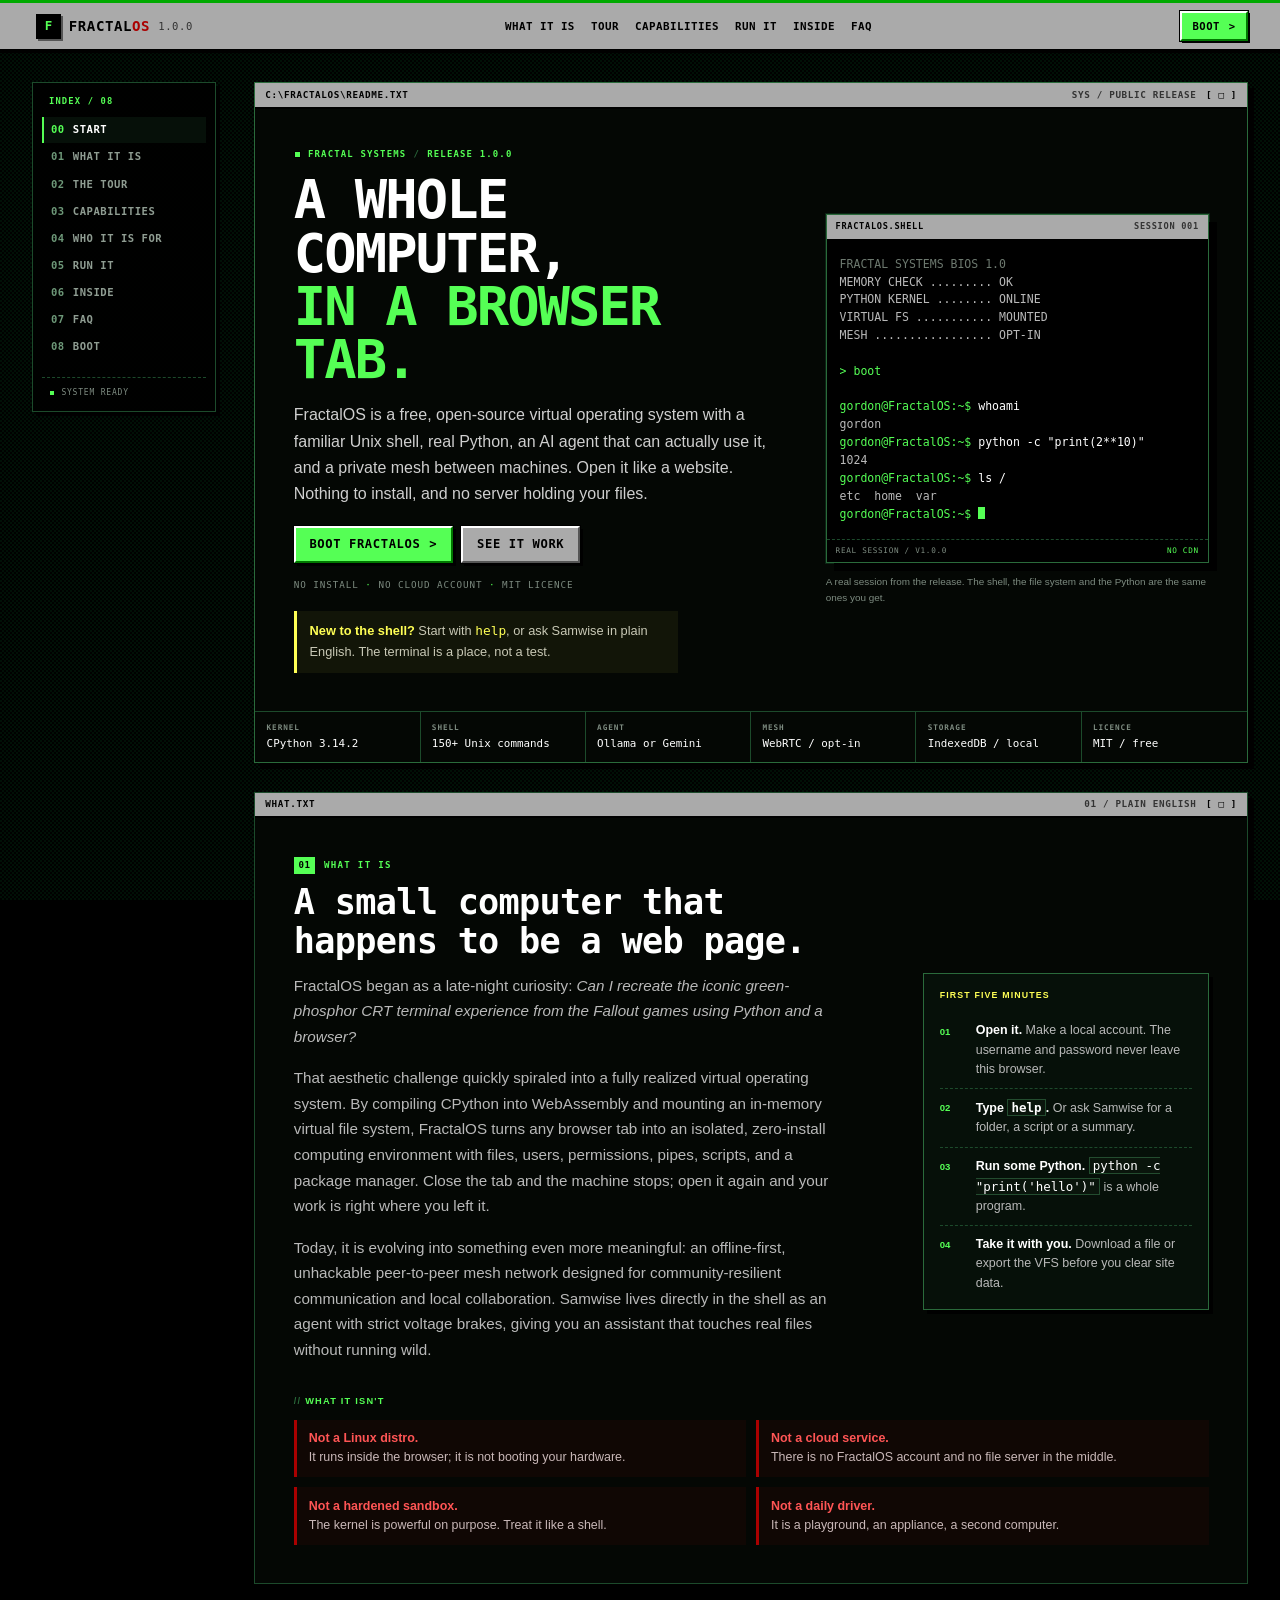
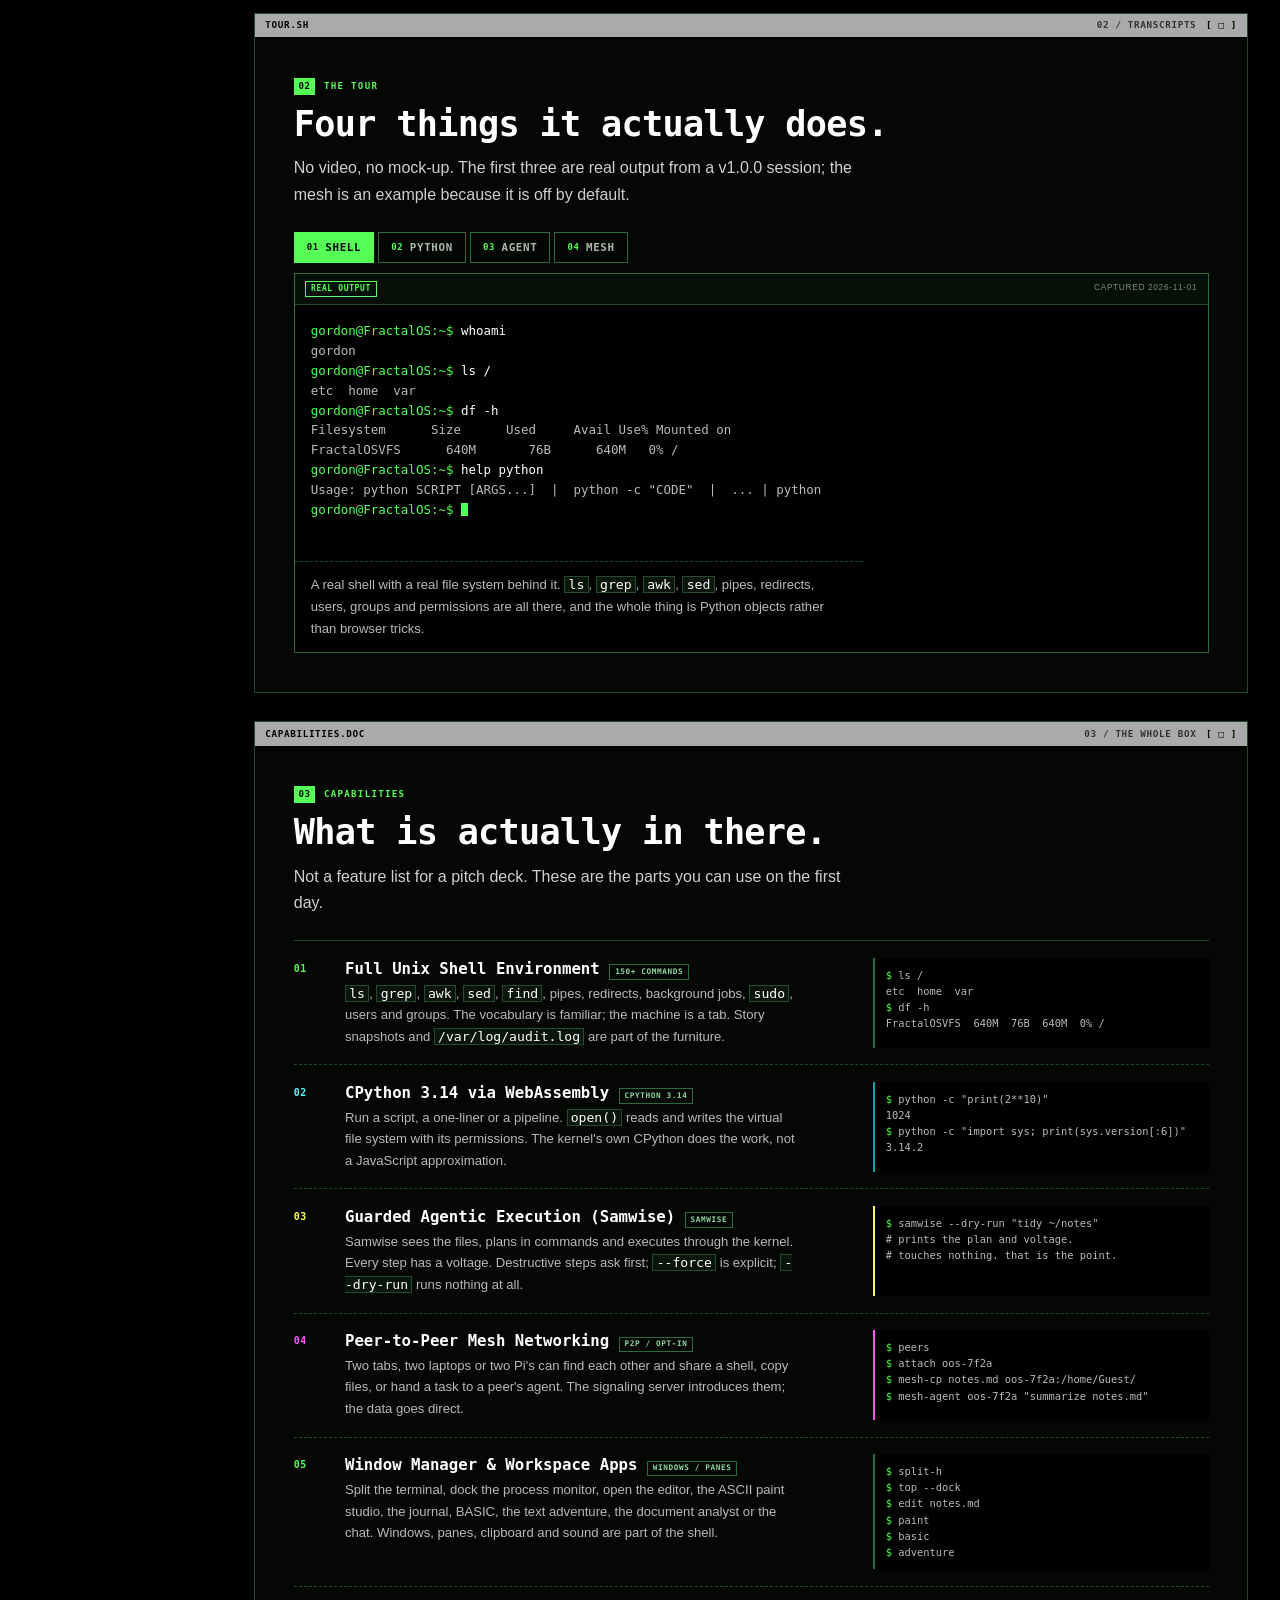
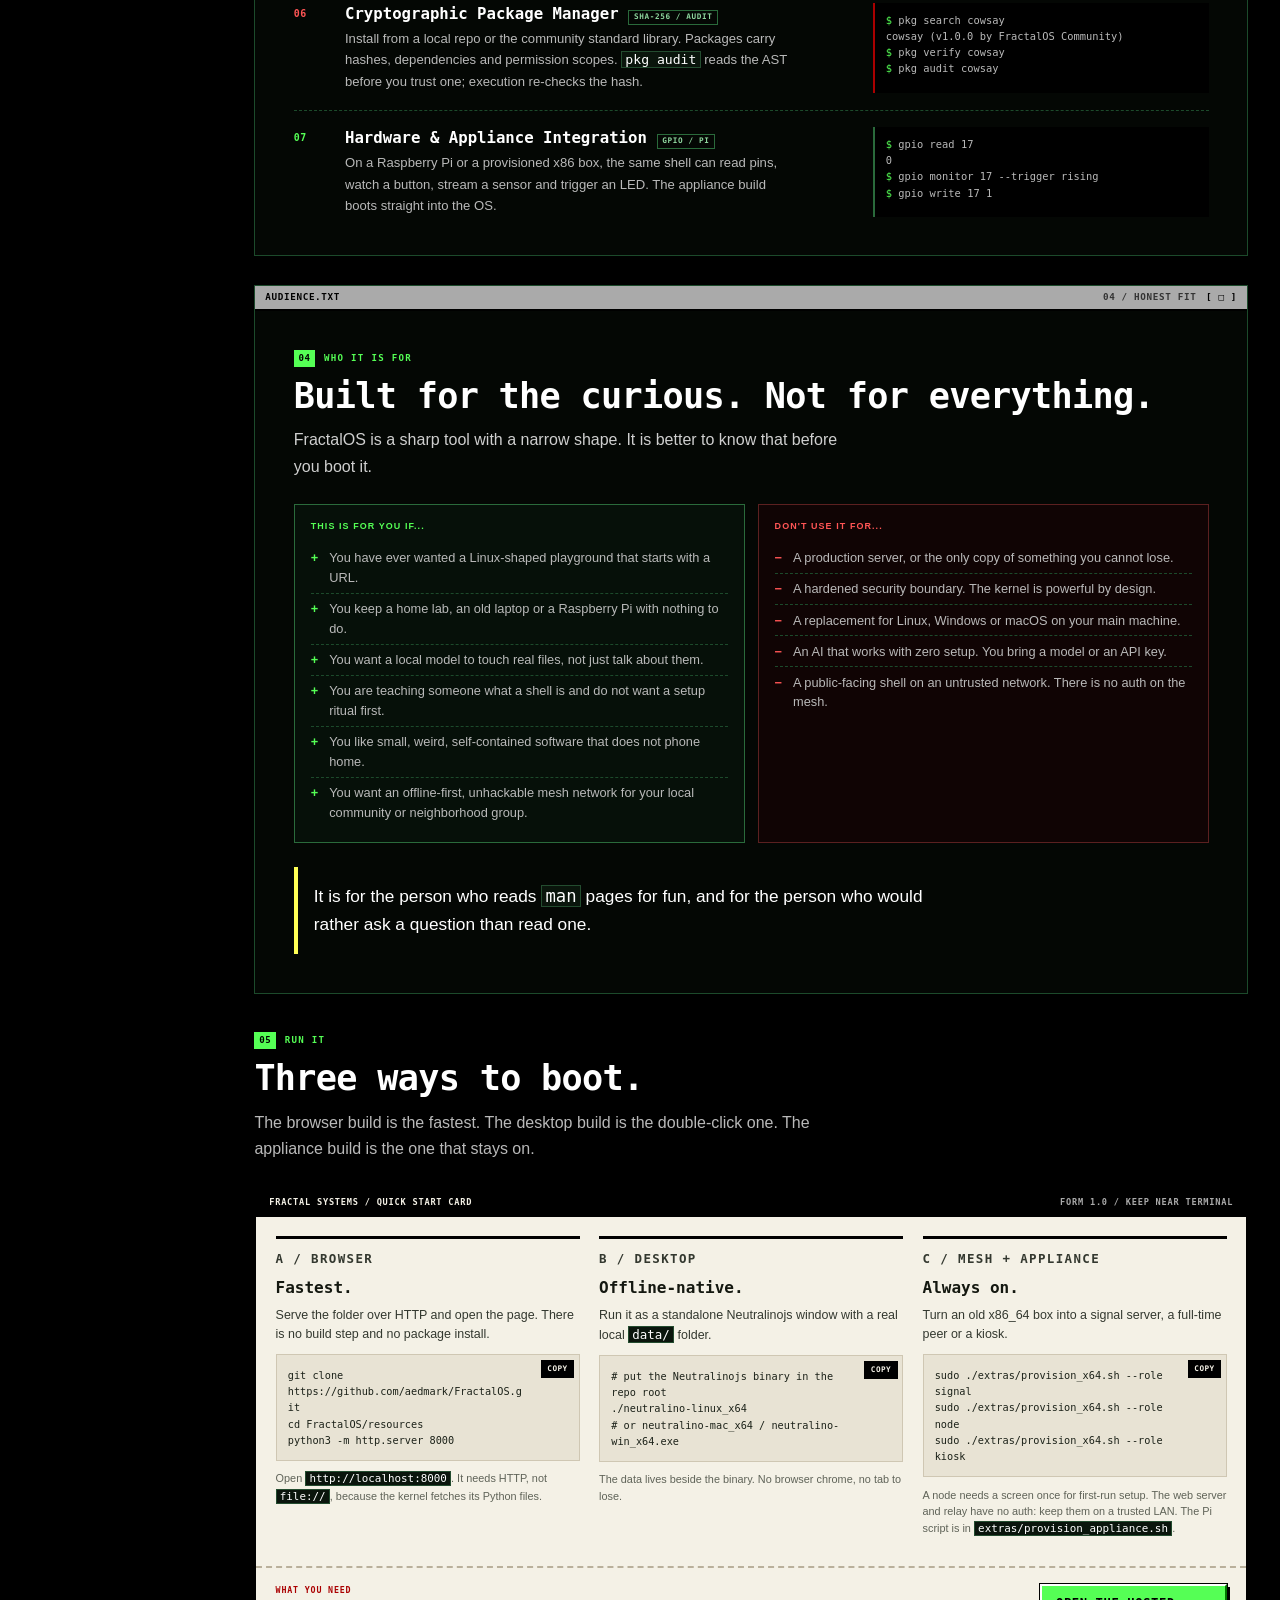
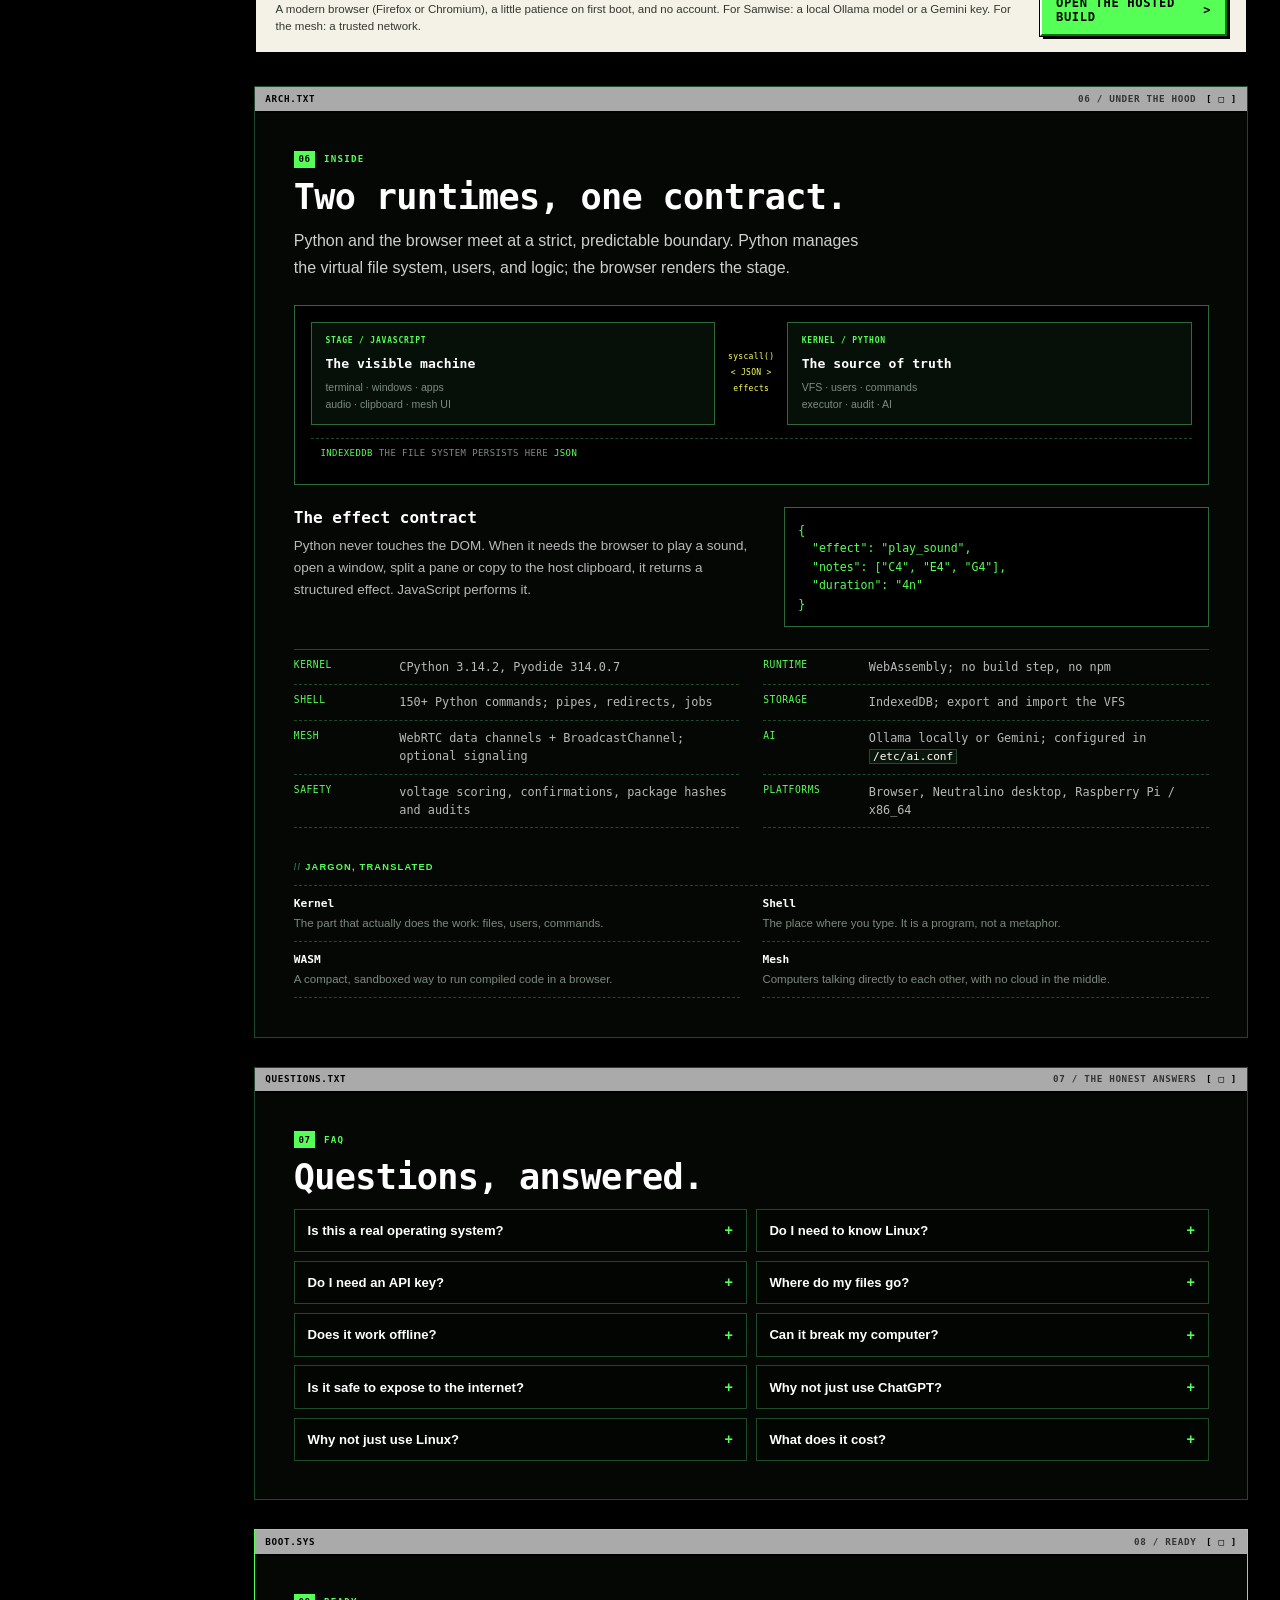
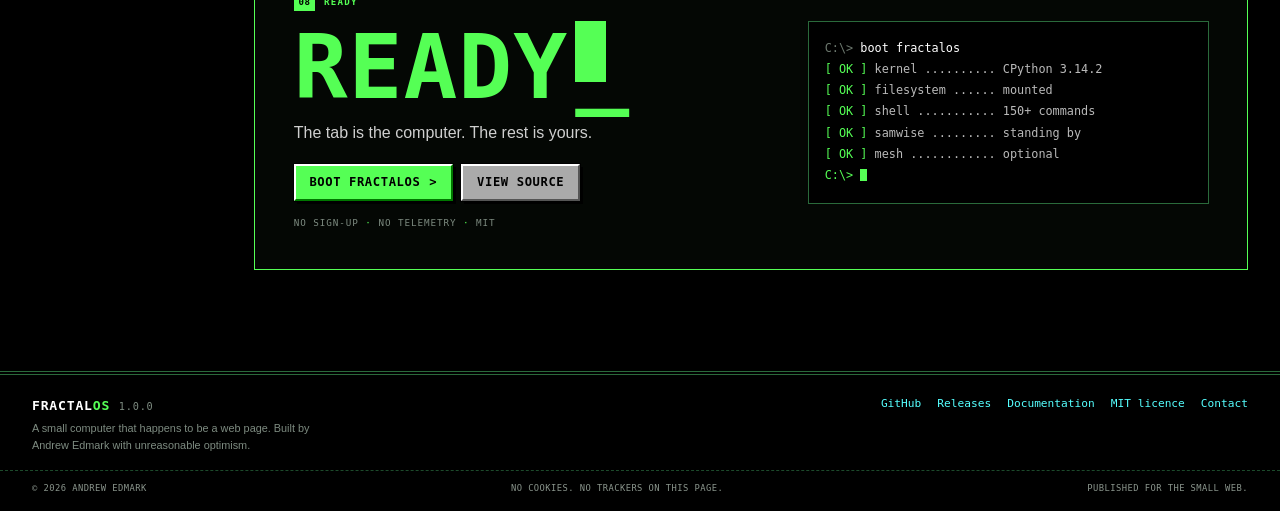
<file: resources/landing.html>
<!DOCTYPE html>
<html lang="en">
<head>
    <meta charset="UTF-8">
    <meta name="viewport" content="width=device-width, initial-scale=1.0">
    <title>FractalOS: A whole system in a browser tab</title>
    <meta name="description" content="FractalOS is a free, open-source virtual operating system in a browser tab: a Unix shell, real Python, an AI agent that can use it, and a private mesh between machines.">
    <meta name="theme-color" content="#000000">
    <meta property="og:title" content="FractalOS: A whole system in a browser tab">
    <meta property="og:description" content="A Unix shell, real Python, an AI agent with brakes, and a private mesh. No install. No cloud account. MIT licensed.">
    <meta property="og:type" content="website">
    <meta name="twitter:card" content="summary">
    <link rel="icon" href="favicon.ico">
    <link rel="stylesheet" href="landing.css">
</head>
<body>

<a class="skip" href="#main">Skip to the main content</a>

<header class="site-head">
    <div class="wrap head-inner">
        <a class="brand" href="#top" aria-label="FractalOS home">
            <span class="brand-mark" aria-hidden="true">F</span>
            <span class="brand-name">Fractal<span>OS</span></span>
            <span class="brand-ver">1.0.0</span>
        </a>
        <nav class="nav" aria-label="Primary navigation">
            <a href="#what">What it is</a>
            <a href="#tour">Tour</a>
            <a href="#capabilities">Capabilities</a>
            <a href="#run">Run it</a>
            <a href="#inside">Inside</a>
            <a href="#faq">FAQ</a>
        </nav>
        <a class="btn primary head-cta" href="./os/index.html" data-boot>Boot <span aria-hidden="true">&gt;</span></a>
    </div>
</header>

<main id="main" class="page">
    <div class="page-grid">

        <nav class="contents" aria-label="On this page">
            <p class="contents-label">INDEX / 08</p>
            <a href="#top"><span>00</span> Start</a>
            <a href="#what"><span>01</span> What it is</a>
            <a href="#tour"><span>02</span> The tour</a>
            <a href="#capabilities"><span>03</span> Capabilities</a>
            <a href="#who"><span>04</span> Who it is for</a>
            <a href="#run"><span>05</span> Run it</a>
            <a href="#inside"><span>06</span> Inside</a>
            <a href="#faq"><span>07</span> FAQ</a>
            <a href="#boot"><span>08</span> Boot</a>
            <p class="contents-status"><span aria-hidden="true"></span> SYSTEM READY</p>
        </nav>

        <div class="stream">

            <section class="panel hero" id="top" aria-labelledby="hero-title">
                <div class="win-bar">
                    <span>C:\FRACTALOS\README.TXT</span>
                    <span>SYS / PUBLIC RELEASE</span>
                    <span aria-hidden="true">[ □ ]</span>
                </div>
                <div class="panel-body hero-grid">
                    <div class="hero-copy">
                        <p class="kicker"><span class="kicker-dot" aria-hidden="true"></span> FRACTAL SYSTEMS <span class="slash">/</span> RELEASE 1.0.0</p>
                        <h1 id="hero-title">A whole computer,<br><span class="accent">in a browser tab.</span></h1>
                        <p class="lede">FractalOS is a free, open-source virtual operating system with a familiar Unix shell, real Python, an AI agent that can actually use it, and a private mesh between machines. Open it like a website. Nothing to install, and no server holding your files.</p>
                        <div class="actions">
                            <a class="btn primary" href="./os/index.html" data-boot>Boot FractalOS <span aria-hidden="true">&gt;</span></a>
                            <a class="btn" href="#tour">See it work</a>
                        </div>
                        <p class="meta">NO INSTALL <span>·</span> NO CLOUD ACCOUNT <span>·</span> MIT LICENCE</p>
                        <p class="callout"><b>New to the shell?</b> Start with <code>help</code>, or ask Samwise in plain English. The terminal is a place, not a test.</p>
                    </div>

                    <div class="hero-side">
                        <div class="terminal">
                            <div class="term-bar">
                                <span>FRACTALOS.SHELL</span>
                                <span>SESSION 001</span>
                            </div>
                            <div class="term-body">
<pre><span class="t-dim">FRACTAL SYSTEMS BIOS 1.0</span>
MEMORY CHECK ......... OK
PYTHON KERNEL ........ ONLINE
VIRTUAL FS ........... MOUNTED
MESH ................. OPT-IN

<span class="t-ok">&gt; boot</span>

<span class="t-prompt">gordon@FractalOS:~$</span> <span class="t-cmd">whoami</span>
<span class="t-out">gordon</span>
<span class="t-prompt">gordon@FractalOS:~$</span> <span class="t-cmd">python -c "print(2**10)"</span>
<span class="t-out">1024</span>
<span class="t-prompt">gordon@FractalOS:~$</span> <span class="t-cmd">ls /</span>
<span class="t-out">etc  home  var</span>
<span class="t-prompt">gordon@FractalOS:~$</span> <span class="t-cursor" aria-hidden="true"></span></pre>
                            </div>
                            <div class="term-foot">
                                <span>REAL SESSION / v1.0.0</span>
                                <span>NO CDN</span>
                            </div>
                        </div>
                        <p class="term-caption">A real session from the release. The shell, the file system and the Python are the same ones you get.</p>
                    </div>
                </div>

                <dl class="spec-strip" aria-label="FractalOS at a glance">
                    <div><dt>Kernel</dt><dd>CPython 3.14.2</dd></div>
                    <div><dt>Shell</dt><dd>150+ Unix commands</dd></div>
                    <div><dt>Agent</dt><dd>Ollama or Gemini</dd></div>
                    <div><dt>Mesh</dt><dd>WebRTC / opt-in</dd></div>
                    <div><dt>Storage</dt><dd>IndexedDB / local</dd></div>
                    <div><dt>Licence</dt><dd>MIT / free</dd></div>
                </dl>
            </section>

            <section class="panel" id="what" aria-labelledby="what-title">
                <div class="win-bar">
                    <span>WHAT.TXT</span>
                    <span>01 / PLAIN ENGLISH</span>
                    <span aria-hidden="true">[ □ ]</span>
                </div>
                <div class="panel-body">
                    <p class="sec-kicker"><span>01</span> What it is</p>
                    <h2 id="what-title">A small computer that happens to be a web page.</h2>

                    <div class="split">
                        <div class="prose">
                            <p>FractalOS began as a late-night curiosity: <em>Can I recreate the iconic green-phosphor CRT terminal experience from the Fallout games using Python and a browser?</em></p>
                            <p>That aesthetic challenge quickly spiraled into a fully realized virtual operating system. By compiling CPython into WebAssembly and mounting an in-memory virtual file system, FractalOS turns any browser tab into an isolated, zero-install computing environment with files, users, permissions, pipes, scripts, and a package manager. Close the tab and the machine stops; open it again and your work is right where you left it.</p>
                            <p>Today, it is evolving into something even more meaningful: an offline-first, unhackable peer-to-peer mesh network designed for community-resilient communication and local collaboration. Samwise lives directly in the shell as an agent with strict voltage brakes, giving you an assistant that touches real files without running wild.</p>
                        </div>
                        <aside class="side-note" aria-labelledby="first-five">
                            <p class="side-label" id="first-five">FIRST FIVE MINUTES</p>
                            <ol class="steps">
                                <li><span>01</span><div><b>Open it.</b> Make a local account. The username and password never leave this browser.</div></li>
                                <li><span>02</span><div><b>Type <code>help</code>.</b> Or ask Samwise for a folder, a script or a summary.</div></li>
                                <li><span>03</span><div><b>Run some Python.</b> <code>python -c "print('hello')"</code> is a whole program.</div></li>
                                <li><span>04</span><div><b>Take it with you.</b> Download a file or export the VFS before you clear site data.</div></li>
                            </ol>
                        </aside>
                    </div>

                    <p class="mini-title">WHAT IT ISN'T</p>
                    <div class="not-grid">
                        <div class="not"><b>Not a Linux distro.</b> It runs inside the browser; it is not booting your hardware.</div>
                        <div class="not"><b>Not a cloud service.</b> There is no FractalOS account and no file server in the middle.</div>
                        <div class="not"><b>Not a hardened sandbox.</b> The kernel is powerful on purpose. Treat it like a shell.</div>
                        <div class="not"><b>Not a daily driver.</b> It is a playground, an appliance, a second computer.</div>
                    </div>
                </div>
            </section>

            <section class="panel" id="tour" aria-labelledby="tour-title">
                <div class="win-bar">
                    <span>TOUR.SH</span>
                    <span>02 / TRANSCRIPTS</span>
                    <span aria-hidden="true">[ □ ]</span>
                </div>
                <div class="panel-body">
                    <p class="sec-kicker"><span>02</span> The tour</p>
                    <h2 id="tour-title">Four things it actually does.</h2>
                    <p class="lede">No video, no mock-up. The first three are real output from a v1.0.0 session; the mesh is an example because it is off by default.</p>

                    <noscript><p class="noscript-note">JavaScript is off, so all four transcripts are shown below.</p></noscript>

                    <div class="tour-tabs" role="tablist" aria-label="Pick a transcript">
                        <button class="tour-tab" role="tab" id="tab-shell" aria-controls="panel-shell" aria-selected="true"><span>01</span> Shell</button>
                        <button class="tour-tab" role="tab" id="tab-python" aria-controls="panel-python" aria-selected="false" tabindex="-1"><span>02</span> Python</button>
                        <button class="tour-tab" role="tab" id="tab-agent" aria-controls="panel-agent" aria-selected="false" tabindex="-1"><span>03</span> Agent</button>
                        <button class="tour-tab" role="tab" id="tab-mesh" aria-controls="panel-mesh" aria-selected="false" tabindex="-1"><span>04</span> Mesh</button>
                    </div>

                    <div class="tour-panels">
                        <div class="tour-panel" role="tabpanel" id="panel-shell" aria-labelledby="tab-shell" tabindex="0">
                            <div class="tour-meta"><span class="badge real">REAL OUTPUT</span><span>CAPTURED 2026-11-01</span></div>
<pre class="terminal-pre"><span class="t-prompt">gordon@FractalOS:~$</span> <span class="t-cmd">whoami</span>
<span class="t-out">gordon</span>
<span class="t-prompt">gordon@FractalOS:~$</span> <span class="t-cmd">ls /</span>
<span class="t-out">etc  home  var</span>
<span class="t-prompt">gordon@FractalOS:~$</span> <span class="t-cmd">df -h</span>
<span class="t-out">Filesystem      Size      Used     Avail Use% Mounted on</span>
<span class="t-out">FractalOSVFS      640M       76B      640M   0% /</span>
<span class="t-prompt">gordon@FractalOS:~$</span> <span class="t-cmd">help python</span>
<span class="t-out">Usage: python SCRIPT [ARGS...]  |  python -c "CODE"  |  ... | python</span>
<span class="t-prompt">gordon@FractalOS:~$</span> <span class="t-cursor" aria-hidden="true"></span></pre>
                            <p class="tour-copy">A real shell with a real file system behind it. <code>ls</code>, <code>grep</code>, <code>awk</code>, <code>sed</code>, pipes, redirects, users, groups and permissions are all there, and the whole thing is Python objects rather than browser tricks.</p>
                        </div>

                        <div class="tour-panel" role="tabpanel" id="panel-python" aria-labelledby="tab-python" tabindex="0">
                            <div class="tour-meta"><span class="badge real">REAL OUTPUT</span><span>CPYTHON 3.14.2</span></div>
<pre class="terminal-pre"><span class="t-prompt">gordon@FractalOS:~$</span> <span class="t-cmd">python -c "print(2**10)"</span>
<span class="t-out">1024</span>
<span class="t-prompt">gordon@FractalOS:~$</span> <span class="t-cmd">python -c "import sys; print(sys.version.split()[0])"</span>
<span class="t-out">3.14.2</span>
<span class="t-prompt">gordon@FractalOS:~$</span> <span class="t-cmd">python -c "from math import tau; print(f'{tau:.6f}')"</span>
<span class="t-out">6.283185</span>
<span class="t-prompt">gordon@FractalOS:~$</span> <span class="t-cursor" aria-hidden="true"></span></pre>
                            <p class="tour-copy">CPython 3.14.2 compiled to WebAssembly. A script can open files from the virtual file system, read the pipe on stdin, print to stdout and exit with a status code. A step budget stops a runaway loop before it freezes the page.</p>
                        </div>

                        <div class="tour-panel" role="tabpanel" id="panel-agent" aria-labelledby="tab-agent" tabindex="0">
                            <div class="tour-meta"><span class="badge real">ABRIDGED REAL RUN</span><span>SAMWISE / OLLAMA</span></div>
<pre class="terminal-pre"><span class="t-prompt">gordon@FractalOS:~$</span> <span class="t-cmd">samwise --autopilot "Create ~/garden/seeds.txt with three plant names."</span>
<span class="t-ok">BONEAMANITA AUTOPILOT REPORT</span>
<span class="t-warn">Status: MEDIUM VOLTAGE (Caution) (Voltage: 5.0)</span>

<span class="t-dim">Execution Log:</span>
Home checkpoint saved: dab405feed
<span class="t-cmd">► mkdir /home/gordon/garden</span>
<span class="t-cmd">► forge /home/gordon/garden/seeds.txt "Rose\nTulip\nDaisy"</span>
<span class="t-out">Forged '/home/gordon/garden/seeds.txt' (16 bytes).</span></pre>
                            <p class="tour-copy">Abridged from a real Ollama run. The agent plans, the kernel validates every command, and the voltage score decides whether a step needs you. <code>--dry-run</code> shows the whole plan without touching a file.</p>
                        </div>

                        <div class="tour-panel" role="tabpanel" id="panel-mesh" aria-labelledby="tab-mesh" tabindex="0">
                            <div class="tour-meta"><span class="badge example">ILLUSTRATIVE</span><span>MESH / OPT-IN</span></div>
<pre class="terminal-pre"><span class="t-prompt">gordon@FractalOS:~$</span> <span class="t-cmd">cat deploy.json</span>
<span class="t-out">{"networking": true, "signalingUrl": "auto"}</span>
<span class="t-prompt">gordon@FractalOS:~$</span> <span class="t-cmd">peers</span>
<span class="t-out">  NODE            TRANSPORT        LATENCY</span>
<span class="t-out">  oos-7f2a        WebRTC             8 ms</span>
<span class="t-out">  oos-c19b        BroadcastChannel   0 ms</span>
<span class="t-prompt">gordon@FractalOS:~$</span> <span class="t-cmd">mesh-cp field-notes.md oos-7f2a:/home/Guest/</span>
<span class="t-ok">  2.4 KB  [################] 100%</span>
<span class="t-prompt">gordon@FractalOS:~$</span> <span class="t-cursor" aria-hidden="true"></span></pre>
                            <p class="tour-copy">The mesh is off by default. One line in <code>deploy.json</code> (or a provisioned node) turns it on. Peers talk directly over WebRTC data channels; a signaling relay only introduces them. <code>attach</code> shares a shell, <code>mesh-cp</code> moves files, <code>mesh-agent</code> hands a task to a peer's agent.</p>
                        </div>
                    </div>
                </div>
            </section>

            <section class="panel" id="capabilities" aria-labelledby="cap-title">
                <div class="win-bar">
                    <span>CAPABILITIES.DOC</span>
                    <span>03 / THE WHOLE BOX</span>
                    <span aria-hidden="true">[ □ ]</span>
                </div>
                <div class="panel-body">
                    <p class="sec-kicker"><span>03</span> Capabilities</p>
                    <h2 id="cap-title">What is actually in there.</h2>
                    <p class="lede">Not a feature list for a pitch deck. These are the parts you can use on the first day.</p>

                    <div class="cap-list">
                        <article class="cap">
                            <span class="cap-num">01</span>
                            <div class="cap-text">
                                <div class="cap-head"><h3>Full Unix Shell Environment</h3><span class="tag">150+ COMMANDS</span></div>
                                <p><code>ls</code>, <code>grep</code>, <code>awk</code>, <code>sed</code>, <code>find</code>, pipes, redirects, background jobs, <code>sudo</code>, users and groups. The vocabulary is familiar; the machine is a tab. Story snapshots and <code>/var/log/audit.log</code> are part of the furniture.</p>
                            </div>
                            <pre class="cap-code"><code><span class="t-prompt">$</span> ls /
<span class="t-out">etc  home  var</span>
<span class="t-prompt">$</span> df -h
<span class="t-out">FractalOSVFS  640M  76B  640M  0% /</span></code></pre>
                        </article>

                        <article class="cap">
                            <span class="cap-num">02</span>
                            <div class="cap-text">
                                <div class="cap-head"><h3>CPython 3.14 via WebAssembly</h3><span class="tag">CPYTHON 3.14</span></div>
                                <p>Run a script, a one-liner or a pipeline. <code>open()</code> reads and writes the virtual file system with its permissions. The kernel's own CPython does the work, not a JavaScript approximation.</p>
                            </div>
                            <pre class="cap-code"><code><span class="t-prompt">$</span> python -c "print(2**10)"
<span class="t-out">1024</span>
<span class="t-prompt">$</span> python -c "import sys; print(sys.version[:6])"
<span class="t-out">3.14.2</span></code></pre>
                        </article>

                        <article class="cap">
                            <span class="cap-num">03</span>
                            <div class="cap-text">
                                <div class="cap-head"><h3>Guarded Agentic Execution (Samwise)</h3><span class="tag">SAMWISE</span></div>
                                <p>Samwise sees the files, plans in commands and executes through the kernel. Every step has a voltage. Destructive steps ask first; <code>--force</code> is explicit; <code>--dry-run</code> runs nothing at all.</p>
                            </div>
                            <pre class="cap-code"><code><span class="t-prompt">$</span> samwise --dry-run "tidy ~/notes"
<span class="t-out"># prints the plan and voltage.</span>
<span class="t-out"># touches nothing. that is the point.</span></code></pre>
                        </article>

                        <article class="cap">
                            <span class="cap-num">04</span>
                            <div class="cap-text">
                                <div class="cap-head"><h3>Peer-to-Peer Mesh Networking</h3><span class="tag">P2P / OPT-IN</span></div>
                                <p>Two tabs, two laptops or two Pi's can find each other and share a shell, copy files, or hand a task to a peer's agent. The signaling server introduces them; the data goes direct.</p>
                            </div>
                            <pre class="cap-code"><code><span class="t-prompt">$</span> peers
<span class="t-prompt">$</span> attach oos-7f2a
<span class="t-prompt">$</span> mesh-cp notes.md oos-7f2a:/home/Guest/
<span class="t-prompt">$</span> mesh-agent oos-7f2a "summarize notes.md"</code></pre>
                        </article>

                        <article class="cap">
                            <span class="cap-num">05</span>
                            <div class="cap-text">
                                <div class="cap-head"><h3>Window Manager & Workspace Apps</h3><span class="tag">WINDOWS / PANES</span></div>
                                <p>Split the terminal, dock the process monitor, open the editor, the ASCII paint studio, the journal, BASIC, the text adventure, the document analyst or the chat. Windows, panes, clipboard and sound are part of the shell.</p>
                            </div>
                            <pre class="cap-code"><code><span class="t-prompt">$</span> split-h
<span class="t-prompt">$</span> top --dock
<span class="t-prompt">$</span> edit notes.md
<span class="t-prompt">$</span> paint
<span class="t-prompt">$</span> basic
<span class="t-prompt">$</span> adventure</code></pre>
                        </article>

                        <article class="cap">
                            <span class="cap-num">06</span>
                            <div class="cap-text">
                                <div class="cap-head"><h3>Cryptographic Package Manager</h3><span class="tag">SHA-256 / AUDIT</span></div>
                                <p>Install from a local repo or the community standard library. Packages carry hashes, dependencies and permission scopes. <code>pkg audit</code> reads the AST before you trust one; execution re-checks the hash.</p>
                            </div>
                            <pre class="cap-code"><code><span class="t-prompt">$</span> pkg search cowsay
<span class="t-out">cowsay (v1.0.0 by FractalOS Community)</span>
<span class="t-prompt">$</span> pkg verify cowsay
<span class="t-prompt">$</span> pkg audit cowsay</code></pre>
                        </article>

                        <article class="cap">
                            <span class="cap-num">07</span>
                            <div class="cap-text">
                                <div class="cap-head"><h3>Hardware & Appliance Integration</h3><span class="tag">GPIO / PI</span></div>
                                <p>On a Raspberry Pi or a provisioned x86 box, the same shell can read pins, watch a button, stream a sensor and trigger an LED. The appliance build boots straight into the OS.</p>
                            </div>
                            <pre class="cap-code"><code><span class="t-prompt">$</span> gpio read 17
<span class="t-out">0</span>
<span class="t-prompt">$</span> gpio monitor 17 --trigger rising
<span class="t-prompt">$</span> gpio write 17 1</code></pre>
                        </article>
                    </div>
                </div>
            </section>

            <section class="panel" id="who" aria-labelledby="who-title">
                <div class="win-bar">
                    <span>AUDIENCE.TXT</span>
                    <span>04 / HONEST FIT</span>
                    <span aria-hidden="true">[ □ ]</span>
                </div>
                <div class="panel-body">
                    <p class="sec-kicker"><span>04</span> Who it is for</p>
                    <h2 id="who-title">Built for the curious. Not for everything.</h2>
                    <p class="lede">FractalOS is a sharp tool with a narrow shape. It is better to know that before you boot it.</p>

                    <div class="audience">
                        <div class="aud for">
                            <p class="aud-label">THIS IS FOR YOU IF...</p>
                            <ul>
                                <li>You have ever wanted a Linux-shaped playground that starts with a URL.</li>
                                <li>You keep a home lab, an old laptop or a Raspberry Pi with nothing to do.</li>
                                <li>You want a local model to touch real files, not just talk about them.</li>
                                <li>You are teaching someone what a shell is and do not want a setup ritual first.</li>
                                <li>You like small, weird, self-contained software that does not phone home.</li>
                                <li>You want an offline-first, unhackable mesh network for your local community or neighborhood group.</li>
                            </ul>
                        </div>
                        <div class="aud not-for">
                            <p class="aud-label">DON'T USE IT FOR...</p>
                            <ul>
                                <li>A production server, or the only copy of something you cannot lose.</li>
                                <li>A hardened security boundary. The kernel is powerful by design.</li>
                                <li>A replacement for Linux, Windows or macOS on your main machine.</li>
                                <li>An AI that works with zero setup. You bring a model or an API key.</li>
                                <li>A public-facing shell on an untrusted network. There is no auth on the mesh.</li>
                            </ul>
                        </div>
                    </div>

                    <p class="pullquote">It is for the person who reads <code>man</code> pages for fun, and for the person who would rather ask a question than read one.</p>
                </div>
            </section>

            <section class="run" id="run" aria-labelledby="run-title">
                <p class="sec-kicker"><span>05</span> Run it</p>
                <h2 id="run-title">Three ways to boot.</h2>
                <p class="lede">The browser build is the fastest. The desktop build is the double-click one. The appliance build is the one that stays on.</p>

                <div class="quick-card">
                    <div class="quick-head">
                        <span>FRACTAL SYSTEMS / QUICK START CARD</span>
                        <span>FORM 1.0 / KEEP NEAR TERMINAL</span>
                    </div>

                    <div class="quick-grid">
                        <article class="way">
                            <p class="way-label">A / BROWSER</p>
                            <h3>Fastest.</h3>
                            <p>Serve the folder over HTTP and open the page. There is no build step and no package install.</p>
                            <div class="copy-block">
<pre><code>git clone https://github.com/aedmark/FractalOS.git
cd FractalOS/resources
python3 -m http.server 8000</code></pre>
                                <button class="copy-btn" type="button" data-copy="git clone https://github.com/aedmark/FractalOS.git
cd FractalOS/resources
python3 -m http.server 8000">Copy</button>
                            </div>
                            <p class="way-note">Open <code>http://localhost:8000</code>. It needs HTTP, not <code>file://</code>, because the kernel fetches its Python files.</p>
                        </article>

                        <article class="way">
                            <p class="way-label">B / DESKTOP</p>
                            <h3>Offline-native.</h3>
                            <p>Run it as a standalone Neutralinojs window with a real local <code>data/</code> folder.</p>
                            <div class="copy-block">
<pre><code># put the Neutralinojs binary in the repo root
./neutralino-linux_x64
# or neutralino-mac_x64 / neutralino-win_x64.exe</code></pre>
                                <button class="copy-btn" type="button" data-copy="./neutralino-linux_x64">Copy</button>
                            </div>
                            <p class="way-note">The data lives beside the binary. No browser chrome, no tab to lose.</p>
                        </article>

                        <article class="way">
                            <p class="way-label">C / MESH + APPLIANCE</p>
                            <h3>Always on.</h3>
                            <p>Turn an old x86_64 box into a signal server, a full-time peer or a kiosk.</p>
                            <div class="copy-block">
<pre><code>sudo ./extras/provision_x64.sh --role signal
sudo ./extras/provision_x64.sh --role node
sudo ./extras/provision_x64.sh --role kiosk</code></pre>
                                <button class="copy-btn" type="button" data-copy="sudo ./extras/provision_x64.sh --role signal
sudo ./extras/provision_x64.sh --role node
sudo ./extras/provision_x64.sh --role kiosk">Copy</button>
                            </div>
                            <p class="way-note">A node needs a screen once for first-run setup. The web server and relay have no auth: keep them on a trusted LAN. The Pi script is in <code>extras/provision_appliance.sh</code>.</p>
                        </article>
                    </div>

                    <div class="quick-foot">
                        <div>
                            <p class="quick-foot-label">WHAT YOU NEED</p>
                            <p>A modern browser (Firefox or Chromium), a little patience on first boot, and no account. For Samwise: a local Ollama model or a Gemini key. For the mesh: a trusted network.</p>
                        </div>
                        <a class="btn primary" href="./os/index.html" data-boot>Open the hosted build <span aria-hidden="true">&gt;</span></a>
                    </div>
                </div>
            </section>

            <section class="panel" id="inside" aria-labelledby="inside-title">
                <div class="win-bar">
                    <span>ARCH.TXT</span>
                    <span>06 / UNDER THE HOOD</span>
                    <span aria-hidden="true">[ □ ]</span>
                </div>
                <div class="panel-body">
                    <p class="sec-kicker"><span>06</span> Inside</p>
                    <h2 id="inside-title">Two runtimes, one contract.</h2>
                    <p class="lede">Python and the browser meet at a strict, predictable boundary. Python manages the virtual file system, users, and logic; the browser renders the stage.</p>

                    <div class="arch" role="img" aria-label="JavaScript stage and Python kernel exchange syscall JSON and effects; the virtual file system persists in IndexedDB.">
                        <div class="arch-box">
                            <p class="arch-label">STAGE / JAVASCRIPT</p>
                            <p class="arch-name">The visible machine</p>
                            <p class="arch-list">terminal · windows · apps<br>audio · clipboard · mesh UI</p>
                        </div>
                        <div class="arch-link" aria-hidden="true">
                            <span>syscall()</span>
                            <span>&lt; JSON &gt;</span>
                            <span>effects</span>
                        </div>
                        <div class="arch-box">
                            <p class="arch-label">KERNEL / PYTHON</p>
                            <p class="arch-name">The source of truth</p>
                            <p class="arch-list">VFS · users · commands<br>executor · audit · AI</p>
                        </div>
                        <div class="arch-storage"><span>INDEXEDDB</span> the file system persists here <span>JSON</span></div>
                    </div>

                    <div class="inside-grid">
                        <div>
                            <h3>The effect contract</h3>
                            <p>Python never touches the DOM. When it needs the browser to play a sound, open a window, split a pane or copy to the host clipboard, it returns a structured effect. JavaScript performs it.</p>
                        </div>
                        <pre class="code-block"><code>{
  "effect": "play_sound",
  "notes": ["C4", "E4", "G4"],
  "duration": "4n"
}</code></pre>
                    </div>

                    <dl class="spec-table">
                        <div><dt>Kernel</dt><dd>CPython 3.14.2, Pyodide 314.0.7</dd></div>
                        <div><dt>Runtime</dt><dd>WebAssembly; no build step, no npm</dd></div>
                        <div><dt>Shell</dt><dd>150+ Python commands; pipes, redirects, jobs</dd></div>
                        <div><dt>Storage</dt><dd>IndexedDB; export and import the VFS</dd></div>
                        <div><dt>Mesh</dt><dd>WebRTC data channels + BroadcastChannel; optional signaling</dd></div>
                        <div><dt>AI</dt><dd>Ollama locally or Gemini; configured in <code>/etc/ai.conf</code></dd></div>
                        <div><dt>Safety</dt><dd>voltage scoring, confirmations, package hashes and audits</dd></div>
                        <div><dt>Platforms</dt><dd>Browser, Neutralino desktop, Raspberry Pi / x86_64</dd></div>
                    </dl>

                    <p class="mini-title">JARGON, TRANSLATED</p>
                    <dl class="glossary">
                        <div><dt>Kernel</dt><dd>The part that actually does the work: files, users, commands.</dd></div>
                        <div><dt>Shell</dt><dd>The place where you type. It is a program, not a metaphor.</dd></div>
                        <div><dt>WASM</dt><dd>A compact, sandboxed way to run compiled code in a browser.</dd></div>
                        <div><dt>Mesh</dt><dd>Computers talking directly to each other, with no cloud in the middle.</dd></div>
                    </dl>
                </div>
            </section>

            <section class="panel" id="faq" aria-labelledby="faq-title">
                <div class="win-bar">
                    <span>QUESTIONS.TXT</span>
                    <span>07 / THE HONEST ANSWERS</span>
                    <span aria-hidden="true">[ □ ]</span>
                </div>
                <div class="panel-body">
                    <p class="sec-kicker"><span>07</span> FAQ</p>
                    <h2 id="faq-title">Questions, answered.</h2>

                    <div class="faq-grid">
                        <details>
                            <summary>Is this a real operating system?</summary>
                            <div class="faq-body"><p>It is a virtual one. It has a kernel, a shell, a file system, users and permissions. It is not a Linux distribution and it does not boot your hardware; it runs inside the browser or inside a desktop wrapper.</p></div>
                        </details>
                        <details>
                            <summary>Do I need to know Linux?</summary>
                            <div class="faq-body"><p>No. <code>help</code> lists every command, and Samwise accepts plain English. If you already know Unix, the shape will feel familiar; if you don't, you can still make a folder, run Python and keep notes.</p></div>
                        </details>
                        <details>
                            <summary>Do I need an API key?</summary>
                            <div class="faq-body"><p>Not for the shell, files, Python, apps or mesh. Samwise needs a local Ollama model or a Gemini key; Chidi uses the same provider. The key is stored in <code>/etc/ai.conf</code> inside the OS.</p></div>
                        </details>
                        <details>
                            <summary>Where do my files go?</summary>
                            <div class="faq-body"><p>Into IndexedDB in this browser. Nothing is uploaded by default. Export a snapshot or download files before you clear site data. Mesh transfers and cloud AI prompts are the exceptions you choose.</p></div>
                        </details>
                        <details>
                            <summary>Does it work offline?</summary>
                            <div class="faq-body"><p>Yes, once the files are served, because everything is vendored: no CDN and no backend. A local Ollama model keeps Samwise offline; Gemini needs a connection.</p></div>
                        </details>
                        <details>
                            <summary>Can it break my computer?</summary>
                            <div class="faq-body"><p>The browser build is sandboxed by the browser, and file operations stay in the virtual file system. A provisioned appliance or GPIO actions can touch hardware, so treat those with the same care as any shell.</p></div>
                        </details>
                        <details>
                            <summary>Is it safe to expose to the internet?</summary>
                            <div class="faq-body"><p>No. The mesh and its signaling relay have no authentication. Run it on a trusted LAN, or put an authenticated proxy in front. Do not put secrets in a public instance.</p></div>
                        </details>
                        <details>
                            <summary>Why not just use ChatGPT?</summary>
                            <div class="faq-body"><p>A chat window gives you text. FractalOS gives the model a file system, a shell, apps and a mesh, with a voltage brake and a dry-run. It is a place to do work, not just talk about it.</p></div>
                        </details>
                        <details>
                            <summary>Why not just use Linux?</summary>
                            <div class="faq-body"><p>You can open this in a tab on a machine where you cannot install Linux. It is a playground and an appliance, not a replacement for your daily driver.</p></div>
                        </details>
                        <details>
                            <summary>What does it cost?</summary>
                            <div class="faq-body"><p>Nothing. FractalOS is MIT licensed. You pay only for a cloud model if you choose Gemini, and nothing if you run Ollama locally.</p></div>
                        </details>
                    </div>
                </div>
            </section>

            <section class="panel boot" id="boot" aria-labelledby="boot-title">
                <div class="win-bar">
                    <span>BOOT.SYS</span>
                    <span>08 / READY</span>
                    <span aria-hidden="true">[ □ ]</span>
                </div>
                <div class="panel-body boot-grid">
                    <div>
                        <p class="sec-kicker"><span>08</span> Ready</p>
                        <h2 id="boot-title">READY<span class="boot-cursor" aria-hidden="true">_</span></h2>
                        <p class="lede">The tab is the computer. The rest is yours.</p>
                        <div class="actions">
                            <a class="btn primary" href="./os/index.html" data-boot>Boot FractalOS <span aria-hidden="true">&gt;</span></a>
                            <a class="btn" href="https://github.com/aedmark/FractalOS">View source</a>
                        </div>
                        <p class="meta">NO SIGN-UP <span>·</span> NO TELEMETRY <span>·</span> MIT</p>
                    </div>
                    <pre class="boot-log" aria-label="FractalOS boot sequence"><span class="t-dim">C:\&gt;</span> <span class="t-cmd">boot fractalos</span>
<span class="t-ok">[ OK ]</span> kernel .......... CPython 3.14.2
<span class="t-ok">[ OK ]</span> filesystem ...... mounted
<span class="t-ok">[ OK ]</span> shell ........... 150+ commands
<span class="t-ok">[ OK ]</span> samwise ......... standing by
<span class="t-ok">[ OK ]</span> mesh ............ optional
<span class="t-prompt">C:\&gt;</span> <span class="t-cursor" aria-hidden="true"></span></pre>
                </div>
            </section>

        </div>
    </div>
</main>

<footer class="site-foot">
    <div class="wrap foot-grid">
        <div>
            <p class="foot-brand">FRACTAL<span>OS</span> <small>1.0.0</small></p>
            <p class="foot-line">A small computer that happens to be a web page. Built by Andrew Edmark with unreasonable optimism.</p>
        </div>
        <div class="foot-links">
            <a href="https://github.com/aedmark/FractalOS">GitHub</a>
            <a href="https://github.com/aedmark/FractalOS/releases">Releases</a>
            <a href="https://github.com/aedmark/FractalOS/tree/main/docs">Documentation</a>
            <a href="https://github.com/aedmark/FractalOS/blob/main/LICENSE">MIT licence</a>
            <a href="mailto:oopismcgoopis@gmail.com">Contact</a>
        </div>
    </div>
    <div class="wrap foot-bottom">
        <span>© 2026 Andrew Edmark</span>
        <span>No cookies. No trackers on this page.</span>
        <span>Published for the small web.</span>
    </div>
</footer>

<script src="landing.js"></script>
</body>
</html>
</file>
<file: docs/manual/manual.css>
:root {
    --bg-primary: #0d1117;
    --bg-secondary: #161b22;
    --bg-tertiary: #21262d;
    --border-color: #30363d;
    --border-subtle: #21262d;
    
    --text-primary: #e6edf3;
    --text-secondary: #8b949e;
    --text-muted: #6e7681;
    
    --accent-emerald: #2ea043;
    --accent-cyan: #38bdf8;
    --accent-purple: #a855f7;
    --accent-amber: #f59e0b;
    --accent-rose: #f43f5e;
    --accent-blue: #58a6ff;

    --code-bg: #090d13;
    --code-border: #30363d;
    --code-text: #7ee787;
    
    --font-sans: -apple-system, BlinkMacSystemFont, "Segoe UI", Roboto, Helvetica, Arial, sans-serif;
    --font-mono: ui-monospace, SFMono-Regular, "SF Mono", Menlo, Consolas, "Liberation Mono", monospace;
    --font-serif: "Iowan Old Style", "Apple Garamond", "Baskerville", "Times New Roman", serif;
}

* {
    box-sizing: border-box;
    margin: 0;
    padding: 0;
}

body {
    background-color: var(--bg-primary);
    color: var(--text-primary);
    font-family: var(--font-sans);
    line-height: 1.68;
    font-size: 16px;
    display: flex;
    min-height: 100vh;
}

/* Sidebar Navigation */
.sidebar {
    width: 320px;
    background-color: var(--bg-secondary);
    border-right: 1px solid var(--border-color);
    position: sticky;
    top: 0;
    height: 100vh;
    overflow-y: auto;
    padding: 1.5rem 1.25rem 3rem 1.25rem;
    flex-shrink: 0;
}

.sidebar::-webkit-scrollbar {
    width: 6px;
}
.sidebar::-webkit-scrollbar-thumb {
    background: var(--border-color);
    border-radius: 3px;
}

.sidebar-header {
    margin-bottom: 2rem;
    padding-bottom: 1.25rem;
    border-bottom: 1px solid var(--border-color);
}

.sidebar-header h1 {
    font-size: 1.25rem;
    font-weight: 700;
    color: var(--text-primary);
    display: flex;
    align-items: center;
    gap: 0.5rem;
}

.sidebar-header .version-tag {
    display: inline-block;
    font-size: 0.75rem;
    font-family: var(--font-mono);
    padding: 0.15rem 0.5rem;
    background-color: rgba(56, 189, 248, 0.15);
    color: var(--accent-cyan);
    border: 1px solid rgba(56, 189, 248, 0.3);
    border-radius: 9999px;
    margin-top: 0.4rem;
}

.sidebar-nav section {
    margin-bottom: 1.5rem;
}

.sidebar-nav h3 {
    font-size: 0.75rem;
    text-transform: uppercase;
    letter-spacing: 0.08em;
    color: var(--text-muted);
    margin-bottom: 0.6rem;
    padding-left: 0.5rem;
}

.sidebar-nav ul {
    list-style: none;
}

.sidebar-nav li a {
    display: block;
    padding: 0.35rem 0.5rem;
    color: var(--text-secondary);
    text-decoration: none;
    font-size: 0.875rem;
    border-radius: 6px;
    transition: all 0.15s ease;
}

.sidebar-nav li a:hover {
    color: var(--accent-cyan);
    background-color: var(--bg-tertiary);
}

.sidebar-nav li a.active {
    color: var(--accent-cyan);
    background-color: rgba(56, 189, 248, 0.12);
    font-weight: 600;
}

/* Main Content Area */
.content {
    flex: 1;
    max-width: 980px;
    margin: 0 auto;
    padding: 3.5rem 3rem 6rem 3rem;
}

/* Typography */
h1.doc-title {
    font-size: 2.75rem;
    font-weight: 800;
    line-height: 1.15;
    margin-bottom: 0.75rem;
    background: linear-gradient(135deg, #e6edf3 0%, #38bdf8 100%);
    -webkit-background-clip: text;
    -webkit-text-fill-color: transparent;
}

p.subtitle {
    font-size: 1.25rem;
    color: var(--text-secondary);
    margin-bottom: 2rem;
    font-weight: 300;
}

.badge-row {
    display: flex;
    flex-wrap: wrap;
    gap: 0.5rem;
    margin-bottom: 2.5rem;
}

.badge {
    font-size: 0.8rem;
    font-family: var(--font-mono);
    padding: 0.2rem 0.6rem;
    border-radius: 4px;
    background: var(--bg-secondary);
    border: 1px solid var(--border-color);
    color: var(--text-secondary);
}
.badge.emerald { border-color: rgba(46, 160, 67, 0.4); color: #3fb950; }
.badge.cyan { border-color: rgba(56, 189, 248, 0.4); color: var(--accent-cyan); }
.badge.purple { border-color: rgba(168, 85, 247, 0.4); color: #c084fc; }

hr.divider {
    border: 0;
    height: 1px;
    background: var(--border-color);
    margin: 3rem 0;
}

h2 {
    font-size: 1.85rem;
    font-weight: 700;
    color: var(--text-primary);
    margin-top: 3.5rem;
    margin-bottom: 1.25rem;
    padding-bottom: 0.5rem;
    border-bottom: 1px solid var(--border-color);
    display: flex;
    align-items: center;
    gap: 0.5rem;
}

h3 {
    font-size: 1.35rem;
    font-weight: 600;
    color: var(--accent-cyan);
    margin-top: 2rem;
    margin-bottom: 0.75rem;
}

h4 {
    font-size: 1.1rem;
    font-weight: 600;
    color: var(--text-primary);
    margin-top: 1.5rem;
    margin-bottom: 0.5rem;
}

p, ul, ol {
    margin-bottom: 1.25rem;
    color: #c9d1d9;
}

ul, ol {
    padding-left: 1.75rem;
}

li {
    margin-bottom: 0.35rem;
}

code {
    font-family: var(--font-mono);
    font-size: 0.9em;
    background-color: var(--code-bg);
    border: 1px solid var(--code-border);
    padding: 0.15rem 0.4rem;
    border-radius: 4px;
    color: var(--code-text);
}

pre {
    background-color: var(--code-bg);
    border: 1px solid var(--code-border);
    border-radius: 8px;
    padding: 1.25rem;
    overflow-x: auto;
    margin-bottom: 1.5rem;
    font-family: var(--font-mono);
    font-size: 0.88rem;
    line-height: 1.5;
    color: var(--text-primary);
}

pre code {
    background-color: transparent;
    border: none;
    padding: 0;
    color: inherit;
    font-size: inherit;
}

/* Callout Boxes */
.callout {
    border-radius: 8px;
    padding: 1.15rem 1.35rem;
    margin: 1.5rem 0;
    border-left: 4px solid;
    background-color: var(--bg-secondary);
}

.callout.info {
    border-color: var(--accent-cyan);
    background-color: rgba(56, 189, 248, 0.08);
}
.callout.info .callout-title { color: var(--accent-cyan); }

.callout.success {
    border-color: var(--accent-emerald);
    background-color: rgba(46, 160, 67, 0.08);
}
.callout.success .callout-title { color: #3fb950; }

.callout.warning {
    border-color: var(--accent-amber);
    background-color: rgba(245, 158, 11, 0.08);
}
.callout.warning .callout-title { color: var(--accent-amber); }

.callout.danger {
    border-color: var(--accent-rose);
    background-color: rgba(244, 63, 94, 0.08);
}
.callout.danger .callout-title { color: var(--accent-rose); }

.callout-title {
    font-weight: 700;
    font-size: 0.95rem;
    margin-bottom: 0.4rem;
    display: flex;
    align-items: center;
    gap: 0.4rem;
}

/* Triad Sections (What It Does, How It Works, Why It Works) */
.triad-block {
    background: var(--bg-secondary);
    border: 1px solid var(--border-color);
    border-radius: 8px;
    margin: 2rem 0;
    padding: 1.5rem;
}

.triad-block h3 {
    margin-top: 0;
    padding-bottom: 0.5rem;
    border-bottom: 1px solid var(--border-color);
}

.triad-section {
    margin-top: 1.25rem;
}

.triad-label {
    font-weight: 700;
    font-size: 0.9rem;
    text-transform: uppercase;
    letter-spacing: 0.05em;
    margin-bottom: 0.4rem;
    display: inline-block;
}

.triad-label.what { color: #38bdf8; }
.triad-label.how { color: #f59e0b; }
.triad-label.why { color: #3fb950; }

/* Tables */
table {
    width: 100%;
    border-collapse: collapse;
    margin: 1.5rem 0;
    font-size: 0.92rem;
}

th, td {
    border: 1px solid var(--border-color);
    padding: 0.75rem 1rem;
    text-align: left;
}

th {
    background-color: var(--bg-tertiary);
    color: var(--text-primary);
    font-weight: 600;
}

tr:nth-child(even) {
    background-color: rgba(22, 27, 34, 0.5);
}

/* Footer */
footer.doc-footer {
    margin-top: 5rem;
    padding-top: 2rem;
    border-top: 1px solid var(--border-color);
    color: var(--text-muted);
    font-size: 0.875rem;
    text-align: center;
}

/* Responsive */
@media (max-width: 900px) {
    body {
        flex-direction: column;
    }
    .sidebar {
        width: 100%;
        height: auto;
        position: relative;
        border-right: none;
        border-bottom: 1px solid var(--border-color);
    }
    .content {
        padding: 2rem 1.25rem;
    }
}

/* Print Styles */
@media print {
    body {
        background: #fff;
        color: #111;
        font-size: 11pt;
    }
    .sidebar {
        display: none;
    }
    .content {
        max-width: 100%;
        padding: 0;
    }
    pre, code {
        background: #f5f5f5;
        color: #111;
        border-color: #ddd;
    }
    .triad-block, .callout {
        background: #fafafa;
        border-color: #ddd;
    }
}
</file>
<file: resources/landing.css>
/* FractalOS landing page: an EGA product sheet for a computer in a tab.
   Flat sixteen-colour hardware, a green phosphor terminal, a printed quick-start card.
   No web fonts, no external images, no trackers. */

:root {
    --ega-black: #000000;
    --ega-blue: #0000aa;
    --ega-green: #00aa00;
    --ega-cyan: #00aaaa;
    --ega-red: #aa0000;
    --ega-lgray: #aaaaaa;
    --ega-dgray: #555555;
    --ega-bgreen: #55ff55;
    --ega-bcyan: #55ffff;
    --ega-bmagenta: #ff55ff;
    --ega-yellow: #ffff55;
    --ega-white: #ffffff;

    --bg: var(--ega-black);
    --bg-dither: #001006;
    --panel: #040704;
    --panel-2: #061009;
    --ink: #b9b9b9;
    --ink-bright: #e8e8e8;
    --muted: #7d8b80;
    --line: #1c4a2b;
    --line-bright: #2a6a3b;
    --green: var(--ega-bgreen);
    --cyan: var(--ega-bcyan);
    --yellow: var(--ega-yellow);
    --magenta: var(--ega-bmagenta);
    --red: #ff5555;
    --paper: #f4f1e6;
    --paper-ink: #141810;
    --paper-muted: #5f6358;
    --paper-line: #cfc7b3;
    --sans: -apple-system, BlinkMacSystemFont, "Segoe UI", Roboto, Helvetica, Arial, sans-serif;
    --mono: ui-monospace, "Cascadia Mono", "DejaVu Sans Mono", "Liberation Mono", "Courier New", monospace;
    --wrap: 80rem;
    --gutter: clamp(1rem, 3vw, 2rem);
    color-scheme: dark;
}

* { box-sizing: border-box; }

html {
    scroll-behavior: smooth;
    scroll-padding-top: 5.5rem;
    -webkit-text-size-adjust: 100%;
}

body {
    margin: 0;
    background-color: var(--bg);
    background-image: repeating-conic-gradient(var(--bg) 0% 25%, var(--bg-dither) 0% 50%);
    background-size: 4px 4px;
    background-attachment: fixed;
    color: var(--ink);
    font-family: var(--sans);
    font-size: .95rem;
    line-height: 1.6;
}

/* Monospace retro UI chrome */
h1, h2, h3, h4,
.brand,
.brand-name,
.brand-ver,
.brand-mark,
.nav,
.contents,
.win-bar,
.kicker,
.sec-kicker,
.meta,
.btn,
.copy-btn,
.spec-strip,
.spec-table,
.term-bar,
.term-foot,
.tag,
.badge,
.cap-num,
.quick-head,
.way-label,
.quick-foot-label,
.arch-label,
.arch-name,
.arch-link,
.arch-storage,
.glossary dt,
.foot-brand,
.foot-links,
.foot-bottom,
code,
kbd,
pre {
    font-family: var(--mono);
}

::selection { background: var(--green); color: var(--ega-black); }

a { color: var(--cyan); }
a:hover { background: var(--ega-red); color: var(--ega-white); }
a:focus-visible,
button:focus-visible,
summary:focus-visible {
    outline: 2px dashed var(--yellow);
    outline-offset: 3px;
}

code, kbd, pre { font-family: var(--mono); }
code { color: var(--ega-white); }
p code, li code, dd code { background: #0a150c; border: 1px solid #234c2f; padding: 0 .2rem; }

.skip {
    position: absolute;
    left: -999px;
    top: 0;
    z-index: 200;
    padding: .55rem 1rem;
    background: var(--ega-red);
    color: var(--ega-white);
    font-size: .8rem;
    font-weight: 700;
    text-transform: uppercase;
}
.skip:focus { left: var(--gutter); }

.wrap {
    width: 100%;
    max-width: var(--wrap);
    margin: 0 auto;
    padding: 0 var(--gutter);
}

/* ---------- The pull-down menu bar ---------- */

.site-head {
    position: sticky;
    top: 0;
    z-index: 80;
    background: var(--ega-lgray);
    color: var(--ega-black);
    border-top: 3px solid var(--ega-green);
    border-bottom: 4px solid var(--ega-black);
}

.head-inner {
    display: flex;
    align-items: center;
    justify-content: space-between;
    gap: .5rem 1rem;
    min-height: 2.9rem;
    padding-block: .2rem;
    flex-wrap: wrap;
}

.brand {
    display: inline-flex;
    align-items: center;
    gap: .5rem;
    padding: .15rem .25rem;
    color: var(--ega-black);
    text-decoration: none;
}
.brand:hover { background: var(--ega-black); color: var(--ega-white); }

.brand-mark {
    display: grid;
    place-items: center;
    width: 1.55rem;
    height: 1.55rem;
    background: var(--ega-black);
    color: var(--green);
    font-size: .78rem;
    font-weight: 700;
    line-height: 1;
    box-shadow: 2px 2px 0 var(--ega-dgray);
}
.brand:hover .brand-mark { background: var(--ega-white); color: var(--ega-black); }

.brand-name {
    font-size: .88rem;
    font-weight: 700;
    letter-spacing: .04em;
    text-transform: uppercase;
}
.brand-name span { color: var(--ega-red); }
.brand:hover .brand-name span { color: var(--yellow); }

.brand-ver {
    color: #333333;
    font-size: .66rem;
    letter-spacing: .06em;
}

.nav {
    display: flex;
    flex-wrap: wrap;
    gap: .05rem;
    font-size: .68rem;
    font-weight: 700;
    letter-spacing: .04em;
    text-transform: uppercase;
}
.nav a { padding: .28rem .48rem; color: var(--ega-black); text-decoration: none; }
.nav a:hover { background: var(--ega-black); color: var(--ega-white); }

/* ---------- Beveled buttons ---------- */

.btn {
    display: inline-flex;
    align-items: center;
    justify-content: center;
    gap: .55rem;
    padding: .58rem .85rem;
    border-top: 2px solid var(--ega-white);
    border-left: 2px solid var(--ega-white);
    border-right: 2px solid var(--ega-dgray);
    border-bottom: 2px solid var(--ega-dgray);
    background: var(--ega-lgray);
    box-shadow: 3px 3px 0 var(--ega-black), 0 0 0 1px var(--ega-black);
    color: var(--ega-black);
    font: 700 .76rem/1.2 var(--mono);
    letter-spacing: .05em;
    text-decoration: none;
    text-transform: uppercase;
}
.btn:hover { background: var(--yellow); color: var(--ega-black); }
.btn:active { transform: translate(2px, 2px); box-shadow: 1px 1px 0 var(--ega-black), 0 0 0 1px var(--ega-black); }

.btn.primary {
    background: var(--ega-bgreen);
    border-top-color: var(--ega-white);
    border-left-color: var(--ega-white);
    border-right-color: #007700;
    border-bottom-color: #007700;
}
.btn.primary:hover { background: var(--yellow); color: var(--ega-black); }

.head-cta { padding: .4rem .65rem; font-size: .66rem; box-shadow: 2px 2px 0 var(--ega-black), 0 0 0 1px var(--ega-black); }

/* ---------- The page and the index rail ---------- */

.page { padding: clamp(1rem, 2.5vw, 1.8rem) var(--gutter) clamp(2rem, 5vw, 3rem); }

.page-grid {
    display: grid;
    grid-template-columns: 11.5rem minmax(0, 1fr);
    gap: clamp(1.25rem, 3vw, 2.4rem);
    max-width: var(--wrap);
    margin: 0 auto;
    align-items: start;
}

.contents {
    position: sticky;
    top: 4.4rem;
    display: flex;
    flex-direction: column;
    gap: .08rem;
    padding: .7rem .55rem;
    border: 1px solid var(--line);
    background: rgba(0, 0, 0, .92);
    box-shadow: 4px 4px 0 var(--ega-black);
}

.contents-label {
    margin: 0 0 .45rem;
    padding: 0 .45rem;
    color: var(--green);
    font-size: .55rem;
    font-weight: 700;
    letter-spacing: .13em;
    text-transform: uppercase;
}

.contents a {
    display: flex;
    gap: .5rem;
    padding: .28rem .45rem;
    border-left: 2px solid transparent;
    color: #8f9d92;
    font-size: .66rem;
    font-weight: 700;
    letter-spacing: .05em;
    text-decoration: none;
    text-transform: uppercase;
}
.contents a span { color: #6d9878; }
.contents a:hover { background: var(--panel-2); color: var(--ega-white); }
.contents a.active { border-left-color: var(--green); background: var(--panel-2); color: var(--ega-white); }
.contents a.active span { color: var(--green); }

.contents-status {
    display: flex;
    align-items: center;
    gap: .4rem;
    margin: 1rem 0 0;
    padding: .55rem .45rem 0;
    border-top: 1px dashed var(--line);
    color: var(--muted);
    font-size: .5rem;
    letter-spacing: .1em;
}
.contents-status span {
    width: 6px;
    height: 6px;
    background: var(--green);
    border: 1px solid var(--ega-black);
    animation: pulse 2s steps(2, start) infinite;
}

.stream { min-width: 0; }

/* ---------- Window panels ---------- */

.panel {
    margin-bottom: clamp(1.1rem, 2.4vw, 1.8rem);
    border: 1px solid var(--line);
    background: var(--panel);
    box-shadow: 6px 6px 0 var(--ega-black);
    scroll-margin-top: 5rem;
}

.win-bar {
    display: grid;
    grid-template-columns: 1fr auto auto;
    gap: .6rem;
    padding: .34rem .62rem;
    border-bottom: 2px solid var(--ega-black);
    background: var(--ega-lgray);
    color: var(--ega-black);
    font-size: .58rem;
    font-weight: 700;
    letter-spacing: .07em;
    line-height: 1.35;
    text-transform: uppercase;
}
.win-bar span:nth-child(2) { color: #333333; text-align: right; }
.win-bar span:last-child { text-align: right; }

.panel-body { padding: clamp(1.1rem, 3vw, 2.5rem); }

.sec-kicker {
    display: flex;
    align-items: center;
    gap: .55rem;
    margin: 0 0 .6rem;
    color: var(--green);
    font-size: .57rem;
    font-weight: 700;
    letter-spacing: .14em;
    text-transform: uppercase;
}
.sec-kicker span {
    display: inline-block;
    padding: .08rem .3rem;
    background: var(--green);
    color: var(--ega-black);
    letter-spacing: .05em;
}

h2 {
    margin: 0 0 .75rem;
    color: var(--ega-white);
    font-size: clamp(1.45rem, 3.1vw, 2.2rem);
    font-weight: 700;
    letter-spacing: -.02em;
    line-height: 1.1;
    text-wrap: balance;
}

h3 {
    margin: 0 0 .4rem;
    color: var(--ega-white);
    font-size: 1rem;
    line-height: 1.35;
}

.lede {
    max-width: 64ch;
    margin: 0 0 1.5rem;
    color: #cfcfcf;
    font-size: 1rem;
    line-height: 1.65;
}

.prose p {
    max-width: 66ch;
    margin: 0 0 1rem;
    color: var(--ink);
    line-height: 1.68;
}
.prose p:last-child { margin-bottom: 0; }

.meta {
    margin: .9rem 0 0;
    color: var(--muted);
    font-size: .58rem;
    letter-spacing: .1em;
    text-transform: uppercase;
}
.meta span { color: var(--green); }

.mini-title {
    margin: 2rem 0 .65rem;
    color: var(--green);
    font-size: .58rem;
    font-weight: 700;
    letter-spacing: .13em;
    text-transform: uppercase;
}
.mini-title::before { content: "// "; color: var(--line-bright); }

/* ---------- Hero ---------- */

.hero { border-color: var(--line-bright); }

.hero-grid {
    display: grid;
    grid-template-columns: minmax(0, 1.12fr) minmax(18rem, .88fr);
    gap: clamp(1.4rem, 3.5vw, 3rem);
    align-items: center;
}

.hero-copy { min-width: 0; }

.kicker {
    display: flex;
    flex-wrap: wrap;
    align-items: center;
    gap: .45rem;
    margin: 0 0 .75rem;
    color: var(--green);
    font-size: .56rem;
    font-weight: 700;
    letter-spacing: .13em;
    text-transform: uppercase;
}
.kicker-dot { width: 7px; height: 7px; background: var(--green); border: 1px solid var(--ega-black); }
.kicker .slash { color: var(--line-bright); }

.hero h1 {
    margin: 0 0 1rem;
    color: var(--ega-white);
    font-size: clamp(1.7rem, 4.2vw, 3.6rem);
    font-weight: 700;
    letter-spacing: -.035em;
    line-height: .99;
    text-transform: uppercase;
    text-wrap: balance;
}
.hero h1 .accent { color: var(--green); }

.hero .lede { max-width: 54ch; margin-bottom: 1.15rem; }

.actions {
    display: flex;
    flex-wrap: wrap;
    gap: .55rem;
    margin: 0 0 .9rem;
}

.callout {
    max-width: 54ch;
    margin: 1.15rem 0 0;
    padding: .65rem .8rem;
    border-left: 3px solid var(--yellow);
    background: rgba(255, 255, 85, .055);
    color: #c9c9b6;
    font-size: .8rem;
    line-height: 1.6;
}
.callout b { color: var(--yellow); }
.callout code { color: var(--yellow); background: transparent; border: 0; padding: 0; }

.hero-side { min-width: 0; }

.terminal {
    border: 1px solid var(--line-bright);
    background: var(--ega-black);
    box-shadow: 8px 8px 0 var(--ega-black), 0 0 0 1px #0b2413;
}

.term-bar {
    display: flex;
    justify-content: space-between;
    gap: .5rem;
    padding: .32rem .55rem;
    border-bottom: 2px solid var(--ega-black);
    background: var(--ega-lgray);
    color: var(--ega-black);
    font-size: .54rem;
    font-weight: 700;
    letter-spacing: .08em;
    text-transform: uppercase;
}
.term-bar span:last-child { color: #333333; }

.term-body pre {
    margin: 0;
    padding: .9rem .8rem 1rem;
    overflow-x: auto;
    color: var(--ink);
    font-size: clamp(.66rem, 1.1vw, .8rem);
    line-height: 1.55;
}

.term-foot {
    display: flex;
    justify-content: space-between;
    gap: .5rem;
    padding: .3rem .55rem;
    border-top: 1px dashed var(--line);
    color: var(--muted);
    font-size: .48rem;
    letter-spacing: .09em;
    text-transform: uppercase;
}
.term-foot span:last-child { color: var(--green); }

.term-caption {
    margin: .7rem 0 0;
    color: var(--muted);
    font-size: .62rem;
    line-height: 1.55;
}

.t-dim { color: #6d796f; }
.t-prompt { color: var(--green); }
.t-cmd { color: var(--ega-white); }
.t-out { color: var(--ink); }
.t-ok { color: var(--green); }
.t-warn { color: var(--yellow); }
.t-bad { color: var(--red); }

.t-cursor,
.boot-cursor {
    display: inline-block;
    width: .58em;
    height: 1em;
    background: var(--green);
    vertical-align: -.12em;
    animation: blink 1s steps(2, start) infinite;
}

/* ---------- The at-a-glance strip ---------- */

.spec-strip {
    display: grid;
    grid-template-columns: repeat(6, 1fr);
    margin: 0;
    border-top: 1px solid var(--line);
}
.spec-strip > div {
    min-width: 0;
    padding: .65rem .7rem;
    border-right: 1px solid var(--line);
}
.spec-strip > div:last-child { border-right: 0; }
.spec-strip dt {
    margin: 0 0 .15rem;
    color: var(--muted);
    font-size: .48rem;
    font-weight: 700;
    letter-spacing: .12em;
    text-transform: uppercase;
}
.spec-strip dd {
    margin: 0;
    color: var(--ega-white);
    font-size: .68rem;
    line-height: 1.35;
}

/* ---------- What it is ---------- */

.split {
    display: grid;
    grid-template-columns: minmax(0, 1.35fr) minmax(17rem, .65fr);
    gap: clamp(1.2rem, 3vw, 2.2rem);
    align-items: start;
    margin-bottom: 1.5rem;
}

.side-note {
    border: 1px solid var(--line-bright);
    background: var(--panel-2);
    padding: .9rem 1rem 1rem;
    box-shadow: 4px 4px 0 var(--ega-black);
}
.side-label {
    margin: 0 0 .65rem;
    color: var(--yellow);
    font-size: .55rem;
    font-weight: 700;
    letter-spacing: .13em;
    text-transform: uppercase;
}

.steps { margin: 0; padding: 0; list-style: none; }
.steps li {
    display: grid;
    grid-template-columns: 1.8rem 1fr;
    gap: .45rem;
    padding: .55rem 0;
    border-bottom: 1px dashed var(--line);
    color: var(--ink);
    font-size: .78rem;
    line-height: 1.55;
}
.steps li:last-child { border-bottom: 0; padding-bottom: 0; }
.steps li > span { color: var(--green); font-size: .6rem; font-weight: 700; padding-top: .2rem; }
.steps b { color: var(--ega-white); }

.not-grid {
    display: grid;
    grid-template-columns: 1fr 1fr;
    gap: .6rem;
}
.not {
    padding: .6rem .75rem;
    border-left: 3px solid var(--ega-red);
    background: rgba(170, 0, 0, .07);
    color: #c9b8b8;
    font-size: .78rem;
    line-height: 1.55;
}
.not b { display: block; color: var(--red); }

/* ---------- Tour ---------- */

.noscript-note {
    margin: 0 0 1rem;
    padding: .55rem .7rem;
    border: 1px dashed var(--yellow);
    color: var(--yellow);
    font-size: .78rem;
}

.tour-tabs {
    display: flex;
    flex-wrap: wrap;
    gap: .25rem;
    margin: 0 0 .65rem;
}
.tour-tab {
    display: inline-flex;
    align-items: center;
    gap: .4rem;
    padding: .5rem .75rem;
    border: 1px solid var(--line-bright);
    background: #020502;
    color: #a9b8ad;
    font: 700 .68rem/1.2 var(--mono);
    letter-spacing: .06em;
    text-transform: uppercase;
    cursor: pointer;
}
.tour-tab span { color: var(--green); font-size: .56rem; }
.tour-tab:hover { background: #0a1a0e; color: var(--ega-white); }
.tour-tab[aria-selected="true"] {
    background: var(--green);
    border-color: var(--green);
    color: var(--ega-black);
}
.tour-tab[aria-selected="true"] span { color: var(--ega-black); }

.tour-panel {
    border: 1px solid var(--line-bright);
    background: var(--ega-black);
}
.tour-panel[hidden] { display: none; }

.tour-meta {
    display: flex;
    flex-wrap: wrap;
    justify-content: space-between;
    gap: .4rem;
    padding: .4rem .65rem;
    border-bottom: 1px solid var(--line);
    background: var(--panel-2);
    color: var(--muted);
    font-size: .52rem;
    letter-spacing: .08em;
    text-transform: uppercase;
}

.badge {
    display: inline-block;
    padding: .05rem .3rem;
    border: 1px solid currentColor;
    font-size: .5rem;
    font-weight: 700;
    letter-spacing: .08em;
}
.badge.real { color: var(--green); }
.badge.example { color: var(--yellow); }

.terminal-pre {
    margin: 0;
    padding: 1rem;
    min-height: 16rem;
    overflow-x: auto;
    color: var(--ink);
    font-size: .78rem;
    line-height: 1.6;
}
.tour-copy {
    margin: 0;
    padding: .8rem 1rem;
    border-top: 1px dashed var(--line);
    color: var(--ink);
    font-size: .82rem;
    line-height: 1.65;
    max-width: 78ch;
}

/* ---------- Capabilities ---------- */

.cap-list { border-top: 1px solid var(--line); }

.cap {
    display: grid;
    grid-template-columns: 2.2rem minmax(0, 1fr) minmax(16rem, 21rem);
    gap: .8rem 1rem;
    padding: 1.05rem 0;
    border-bottom: 1px dashed var(--line);
}
.cap:last-child { border-bottom: 0; padding-bottom: 0; }
.cap-num {
    padding-top: .18rem;
    color: var(--green);
    font-size: .62rem;
    font-weight: 700;
    letter-spacing: .06em;
}
.cap-head {
    display: flex;
    flex-wrap: wrap;
    align-items: baseline;
    gap: .35rem .6rem;
    margin-bottom: .15rem;
}
.cap h3 { margin: 0; font-size: .98rem; }
.cap-text p { margin: 0; color: var(--ink); font-size: .82rem; line-height: 1.65; max-width: 62ch; }

.tag {
    padding: .05rem .3rem;
    border: 1px solid var(--line-bright);
    color: #8ed69e;
    font-size: .48rem;
    font-weight: 700;
    letter-spacing: .08em;
    white-space: nowrap;
}

.cap-code {
    margin: 0;
    padding: .55rem .7rem;
    border-left: 2px solid var(--line-bright);
    background: var(--ega-black);
    color: var(--ink);
    font-size: .65rem;
    line-height: 1.55;
    overflow-x: auto;
}
.cap-code code { color: inherit; }
.cap:nth-child(2) .cap-num { color: var(--cyan); }
.cap:nth-child(2) .cap-code { border-left-color: var(--ega-cyan); }
.cap:nth-child(3) .cap-num { color: var(--yellow); }
.cap:nth-child(3) .cap-code { border-left-color: var(--ega-yellow); }
.cap:nth-child(4) .cap-num { color: var(--magenta); }
.cap:nth-child(4) .cap-code { border-left-color: var(--ega-bmagenta); }
.cap:nth-child(6) .cap-num { color: var(--red); }
.cap:nth-child(6) .cap-code { border-left-color: var(--ega-red); }

/* ---------- Who it is for ---------- */

.audience {
    display: grid;
    grid-template-columns: 1fr 1fr;
    gap: .8rem;
    margin: 1.2rem 0;
}
.aud {
    padding: .9rem 1rem;
    border: 1px solid var(--line-bright);
    background: var(--panel-2);
}
.aud.not-for { border-color: #5b2020; background: #100404; }
.aud-label {
    margin: 0 0 .6rem;
    color: var(--green);
    font-size: .56rem;
    font-weight: 700;
    letter-spacing: .12em;
}
.aud.not-for .aud-label { color: var(--red); }
.aud ul { margin: 0; padding: 0; list-style: none; }
.aud li {
    position: relative;
    padding: .32rem 0 .32rem 1.15rem;
    border-bottom: 1px dashed var(--line);
    color: var(--ink);
    font-size: .8rem;
    line-height: 1.55;
}
.aud li:last-child { border-bottom: 0; }
.aud li::before {
    position: absolute;
    left: 0;
    top: .32rem;
    color: var(--green);
    content: "+";
    font-weight: 700;
}
.aud.not-for li::before { color: var(--red); content: "−"; }

.pullquote {
    max-width: 66ch;
    margin: 1.5rem 0 0;
    padding: 1rem 0 1rem 1rem;
    border-left: 4px solid var(--yellow);
    color: var(--ega-white);
    font-size: clamp(.92rem, 1.6vw, 1.08rem);
    line-height: 1.6;
}

/* ---------- The printed quick-start card ---------- */

.run {
    margin: clamp(1.5rem, 3vw, 2.5rem) 0 clamp(1.2rem, 2.5vw, 2rem);
    scroll-margin-top: 5rem;
}
.run .lede { color: var(--ink); }

.quick-card {
    margin-top: 1rem;
    border: 2px solid var(--ega-black);
    background: var(--paper);
    box-shadow: 10px 10px 0 var(--ega-black);
    color: var(--paper-ink);
}

.quick-head {
    display: flex;
    flex-wrap: wrap;
    justify-content: space-between;
    gap: .3rem .8rem;
    padding: .45rem .8rem;
    background: var(--ega-black);
    color: var(--paper);
    font-size: .54rem;
    font-weight: 700;
    letter-spacing: .09em;
}
.quick-head span:last-child { color: var(--ega-lgray); }

.quick-grid {
    display: grid;
    grid-template-columns: repeat(3, 1fr);
    gap: 1.2rem;
    padding: 1.2rem;
}

.way { min-width: 0; border-top: 3px solid var(--ega-black); padding-top: .65rem; }
.way-label {
    margin: 0 0 .2rem;
    color: var(--paper-muted);
    font-size: .5rem;
    font-weight: 700;
    letter-spacing: .11em;
}
.way h3 { margin: 0 0 .45rem; color: var(--paper-ink); font-size: 1rem; }
.way p { margin: 0 0 .55rem; color: #33382f; font-size: .78rem; line-height: 1.55; }
.way-note { color: var(--paper-muted) !important; font-size: .68rem !important; }

.copy-block { position: relative; margin: .6rem 0; }
.copy-block pre {
    margin: 0;
    padding: .7rem 3.2rem .7rem .7rem;
    border: 1px solid var(--paper-line);
    background: #e8e3d4;
    color: #1b2118;
    font-size: .64rem;
    line-height: 1.6;
    overflow-wrap: anywhere;
    white-space: pre-wrap;
}
.copy-block code { color: inherit; }

.copy-btn {
    position: absolute;
    top: .35rem;
    right: .35rem;
    padding: .2rem .35rem;
    border: 1px solid var(--ega-black);
    background: var(--ega-black);
    color: var(--paper);
    font: 700 .48rem/1.2 var(--mono);
    letter-spacing: .06em;
    text-transform: uppercase;
    cursor: pointer;
}
.copy-btn:hover { background: var(--ega-red); color: var(--ega-white); }

.quick-foot {
    display: flex;
    align-items: center;
    justify-content: space-between;
    gap: 1rem;
    padding: 1rem 1.2rem;
    border-top: 2px dashed #b9b09b;
}
.quick-foot-label {
    margin: 0 0 .2rem;
    color: var(--ega-red);
    font-size: .52rem;
    font-weight: 700;
    letter-spacing: .1em;
}
.quick-foot p:last-child { margin: 0; color: #33382f; font-size: .72rem; line-height: 1.55; }

/* ---------- Under the hood ---------- */

.arch {
    display: grid;
    grid-template-columns: 1fr auto 1fr;
    gap: .8rem;
    margin: 1.3rem 0 1.4rem;
    padding: 1rem;
    border: 1px solid var(--line-bright);
    background: var(--ega-black);
}
.arch-box {
    min-width: 0;
    padding: .75rem .85rem;
    border: 1px solid var(--line-bright);
    background: var(--panel-2);
}
.arch-label {
    margin: 0 0 .3rem;
    color: var(--green);
    font-size: .5rem;
    font-weight: 700;
    letter-spacing: .1em;
}
.arch-name { margin: 0 0 .35rem; color: var(--ega-white); font-size: .82rem; font-weight: 700; }
.arch-list { margin: 0; color: var(--muted); font-size: .66rem; line-height: 1.55; }
.arch-link {
    display: flex;
    flex-direction: column;
    align-items: center;
    justify-content: center;
    gap: .2rem;
    color: var(--yellow);
    font-size: .5rem;
    letter-spacing: .04em;
    white-space: nowrap;
}
.arch-storage {
    grid-column: 1 / -1;
    padding: .45rem .6rem;
    border-top: 1px dashed var(--line);
    color: var(--muted);
    font-size: .56rem;
    letter-spacing: .05em;
    text-transform: uppercase;
}
.arch-storage span { color: var(--green); }

.inside-grid {
    display: grid;
    grid-template-columns: minmax(0, 1fr) minmax(16rem, .9fr);
    gap: 1.2rem;
    align-items: start;
    margin-bottom: 1.4rem;
}
.inside-grid h3 { margin-bottom: .4rem; }
.inside-grid p { margin: 0; color: var(--ink); font-size: .84rem; line-height: 1.65; }

.code-block {
    margin: 0;
    padding: .8rem;
    border: 1px solid var(--line-bright);
    background: var(--ega-black);
    color: var(--green);
    font-size: .72rem;
    line-height: 1.6;
    overflow-x: auto;
}
.code-block code { color: inherit; }

.spec-table {
    display: grid;
    grid-template-columns: 1fr 1fr;
    gap: 0 1.5rem;
    margin: 1.2rem 0 0;
    border-top: 1px solid var(--line);
}
.spec-table > div {
    display: grid;
    grid-template-columns: 6.2rem 1fr;
    gap: .4rem;
    padding: .5rem 0;
    border-bottom: 1px dashed var(--line);
    font-size: .74rem;
    line-height: 1.55;
}
.spec-table dt { color: var(--green); font-size: .6rem; letter-spacing: .06em; text-transform: uppercase; }
.spec-table dd { margin: 0; color: var(--ink); }
.spec-table dd code { font-size: .94em; }

.glossary {
    display: grid;
    grid-template-columns: 1fr 1fr;
    gap: 0 1.4rem;
    margin: 0;
    border-top: 1px dashed var(--line);
}
.glossary > div { padding: .55rem 0; border-bottom: 1px dashed var(--line); }
.glossary dt { color: var(--ega-white); font-size: .7rem; font-weight: 700; }
.glossary dd { margin: .1rem 0 0; color: var(--muted); font-size: .72rem; line-height: 1.55; }

/* ---------- FAQ ---------- */

.faq-grid {
    display: grid;
    grid-template-columns: 1fr 1fr;
    gap: .55rem;
}
.faq-grid details {
    border: 1px solid var(--line);
    background: #020502;
}
.faq-grid details[open] { border-color: var(--line-bright); }
.faq-grid summary {
    position: relative;
    padding: .7rem 2rem .7rem .8rem;
    color: var(--ega-white);
    font-size: .82rem;
    font-weight: 700;
    line-height: 1.45;
    cursor: pointer;
    list-style: none;
}
.faq-grid summary::-webkit-details-marker { display: none; }
.faq-grid summary::after {
    position: absolute;
    right: .8rem;
    top: .65rem;
    color: var(--green);
    content: "+";
    font-size: .9rem;
}
.faq-grid details[open] summary { background: var(--panel-2); border-bottom: 1px dashed var(--line); }
.faq-grid details[open] summary::after { content: "−"; }
.faq-body { padding: .1rem .8rem .75rem; }
.faq-body p { margin: .35rem 0 0; color: var(--ink); font-size: .78rem; line-height: 1.65; }

/* ---------- Final boot ---------- */

.boot { border-color: var(--green); }
.boot-grid {
    display: grid;
    grid-template-columns: minmax(0, 1.1fr) minmax(17rem, .9fr);
    gap: 1.5rem;
    align-items: center;
}
.boot h2 {
    margin: .2rem 0 .5rem;
    color: var(--green);
    font-size: clamp(2.8rem, 8vw, 5.6rem);
    letter-spacing: .01em;
    line-height: 1;
}
.boot-cursor { width: .34em; height: .68em; margin-left: .08em; background: var(--green); vertical-align: .02em; }
.boot .lede { margin-bottom: 1.1rem; }

.boot-log {
    margin: 0;
    padding: 1rem;
    border: 1px solid var(--line-bright);
    background: var(--ega-black);
    color: var(--ink);
    font-size: .74rem;
    line-height: 1.8;
    overflow-x: auto;
}

/* ---------- Footer ---------- */

.site-foot {
    margin-top: 1.5rem;
    padding: 1.3rem 0 1rem;
    border-top: 4px double var(--line-bright);
    background: var(--ega-black);
    font-size: .7rem;
}
.foot-grid {
    display: flex;
    justify-content: space-between;
    align-items: flex-start;
    gap: 1rem 2rem;
    flex-wrap: wrap;
}
.foot-brand { margin: 0 0 .2rem; color: var(--ega-white); font-size: .82rem; font-weight: 700; letter-spacing: .06em; }
.foot-brand span { color: var(--green); }
.foot-brand small { color: var(--muted); font-size: .64rem; font-weight: 400; }
.foot-line { max-width: 48ch; margin: 0; color: var(--muted); font-size: .68rem; }
.foot-links { display: flex; flex-wrap: wrap; gap: .35rem 1rem; }
.foot-links a { color: var(--cyan); text-decoration: none; }
.foot-links a:hover { background: var(--ega-red); color: var(--ega-white); }

.foot-bottom {
    display: flex;
    flex-wrap: wrap;
    justify-content: space-between;
    gap: .35rem 1rem;
    margin-top: 1rem;
    padding-top: .6rem;
    border-top: 1px dashed var(--line);
    color: #8a958c;
    font-size: .55rem;
    letter-spacing: .05em;
    text-transform: uppercase;
}

@keyframes blink { to { visibility: hidden; } }
@keyframes pulse { to { opacity: .25; } }

/* ---------- Tablet and phone ---------- */

@media (max-width: 1080px) {
    .page-grid { grid-template-columns: 1fr; }
    .contents {
        position: sticky;
        top: 3.35rem;
        z-index: 50;
        flex-direction: row;
        gap: .1rem;
        margin: 0 0 .8rem;
        padding: .3rem .45rem;
        overflow-x: auto;
        border-right: 0;
        border-left: 0;
        box-shadow: 0 4px 0 var(--ega-black);
        scrollbar-width: thin;
        scrollbar-color: var(--line-bright) var(--ega-black);
    }
    .contents::-webkit-scrollbar { height: 4px; }
    .contents::-webkit-scrollbar-track { background: var(--ega-black); }
    .contents::-webkit-scrollbar-thumb { background: var(--line-bright); }
    .contents-label, .contents-status { display: none; }
    .contents a {
        border-left: 0;
        border-bottom: 2px solid transparent;
        white-space: nowrap;
        padding: .35rem .5rem;
        font-size: .6rem;
    }
    .contents a.active { border-left: 0; border-bottom-color: var(--green); }
    .cap { grid-template-columns: 2.2rem minmax(0, 1fr); }
    .cap-code { grid-column: 2; }
}

@media (min-width: 961px) and (max-width: 1280px) {
    .term-body pre { font-size: .72rem; }
}

@media (max-width: 960px) {
    .hero-grid { grid-template-columns: 1fr; }
    .hero-side { max-width: 44rem; }
    .hero .lede { max-width: 66ch; }
    .split { grid-template-columns: 1fr; }
    .side-note { max-width: 40rem; }
    .cap { grid-template-columns: 2.2rem minmax(0, 1fr); }
    .cap-code { grid-column: 2; }
    .inside-grid { grid-template-columns: 1fr; }
    .quick-grid { grid-template-columns: 1fr; }
    .spec-table { grid-template-columns: 1fr; }
    .glossary { grid-template-columns: 1fr; }
}

@media (max-width: 760px) {
    html { scroll-padding-top: 6.2rem; }
    .nav { display: none; }
    .head-inner { min-height: 2.7rem; }
    .brand-name { font-size: .8rem; }
    .brand-ver { display: none; }
    .page { padding: .75rem var(--gutter) 2rem; }
    .panel-body { padding: 1.1rem; }
    .win-bar { grid-template-columns: 1fr auto; }
    .win-bar span:nth-child(2) { display: none; }
    .spec-strip { grid-template-columns: repeat(2, 1fr); }
    .spec-strip > div:nth-child(2n) { border-right: 0; }
    .spec-strip > div { border-bottom: 1px solid var(--line); }
    .spec-strip > div:nth-last-child(-n+2) { border-bottom: 0; }
    .not-grid { grid-template-columns: 1fr; }
    .audience { grid-template-columns: 1fr; }
    .faq-grid { grid-template-columns: 1fr; }
    .arch { grid-template-columns: 1fr; }
    .arch-link { flex-direction: row; gap: .8rem; padding: .2rem 0; }
    .boot-grid { grid-template-columns: 1fr; }
    .tour-tab { flex: 1 1 calc(50% - .25rem); justify-content: center; }
    .terminal-pre { min-height: 14rem; font-size: .7rem; padding: .8rem; }
    .quick-grid { padding: 1rem; }
    .quick-foot { flex-direction: column; align-items: flex-start; }
    .quick-foot .btn { width: 100%; }
    .foot-grid { flex-direction: column; }
    .foot-bottom { justify-content: flex-start; }
}

@media (max-width: 520px) {
    .actions { flex-direction: column; align-items: stretch; }
    .actions .btn, .hero .actions .btn { width: 100%; }
    .hero h1 { font-size: clamp(1.65rem, 9.2vw, 2.2rem); }
    .hero .lede { font-size: .92rem; }
    .term-body pre { font-size: .62rem; }
    .term-foot { font-size: .42rem; }
    .contents a { font-size: .54rem; padding: .32rem .4rem; }
    .panel { box-shadow: 3px 3px 0 var(--ega-black); }
    .quick-card { box-shadow: 5px 5px 0 var(--ega-black); }
    .quick-head { flex-direction: column; }
    .cap { grid-template-columns: 1fr; }
    .cap-code { grid-column: 1; }
    .cap-num { padding-top: 0; }
    .spec-table > div { grid-template-columns: 5.2rem 1fr; }
    .tour-meta { font-size: .46rem; }
    .terminal-pre, .term-body pre, .cap-code, .code-block, .boot-log {
        font-size: .63rem;
        white-space: pre-wrap;
        overflow-wrap: anywhere;
    }
    .code-block, .boot-log { font-size: .64rem; }
    .boot h2 { font-size: clamp(2.4rem, 15vw, 3.4rem); }
    .copy-block pre { padding-right: .7rem; padding-top: 1.9rem; }
    .copy-btn { top: .3rem; right: .3rem; }
}

@media (prefers-reduced-motion: reduce) {
    html { scroll-behavior: auto; }
    *, *::before, *::after { animation: none !important; transition: none !important; }
}
</file>
